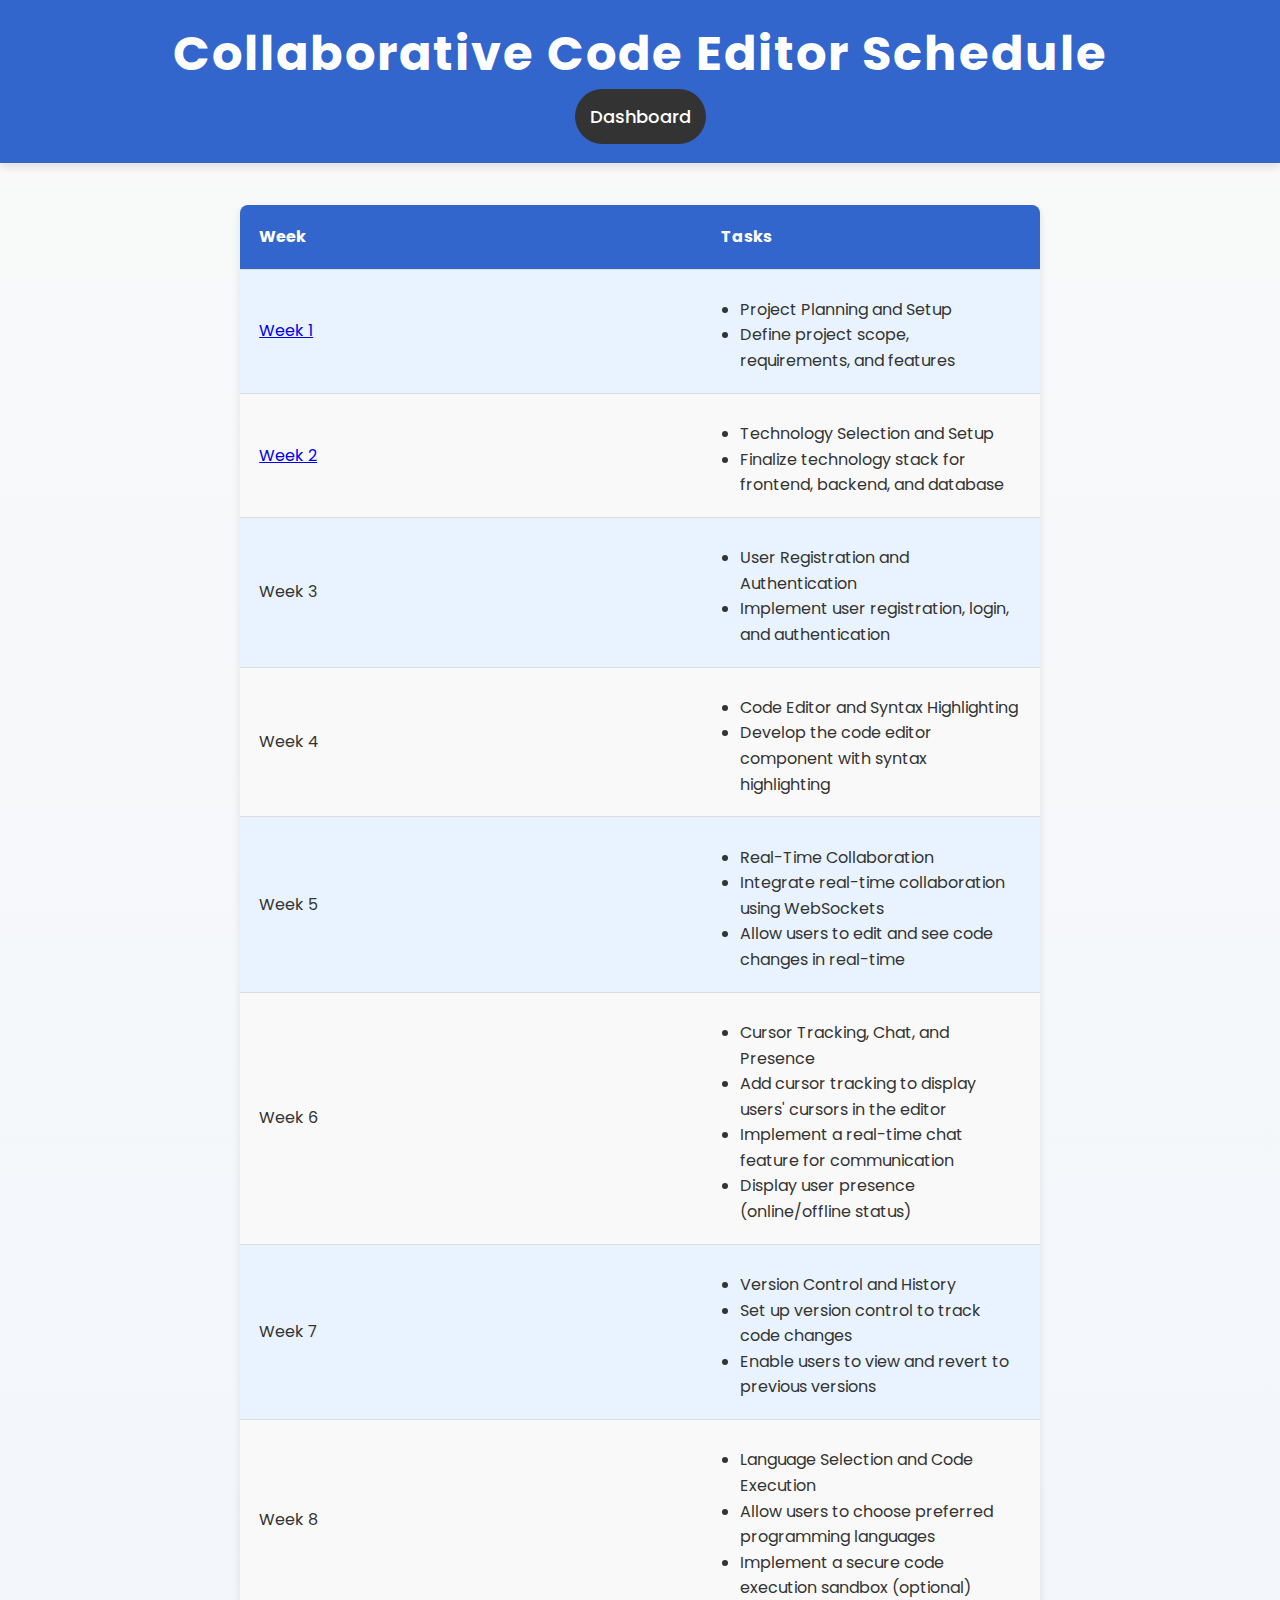
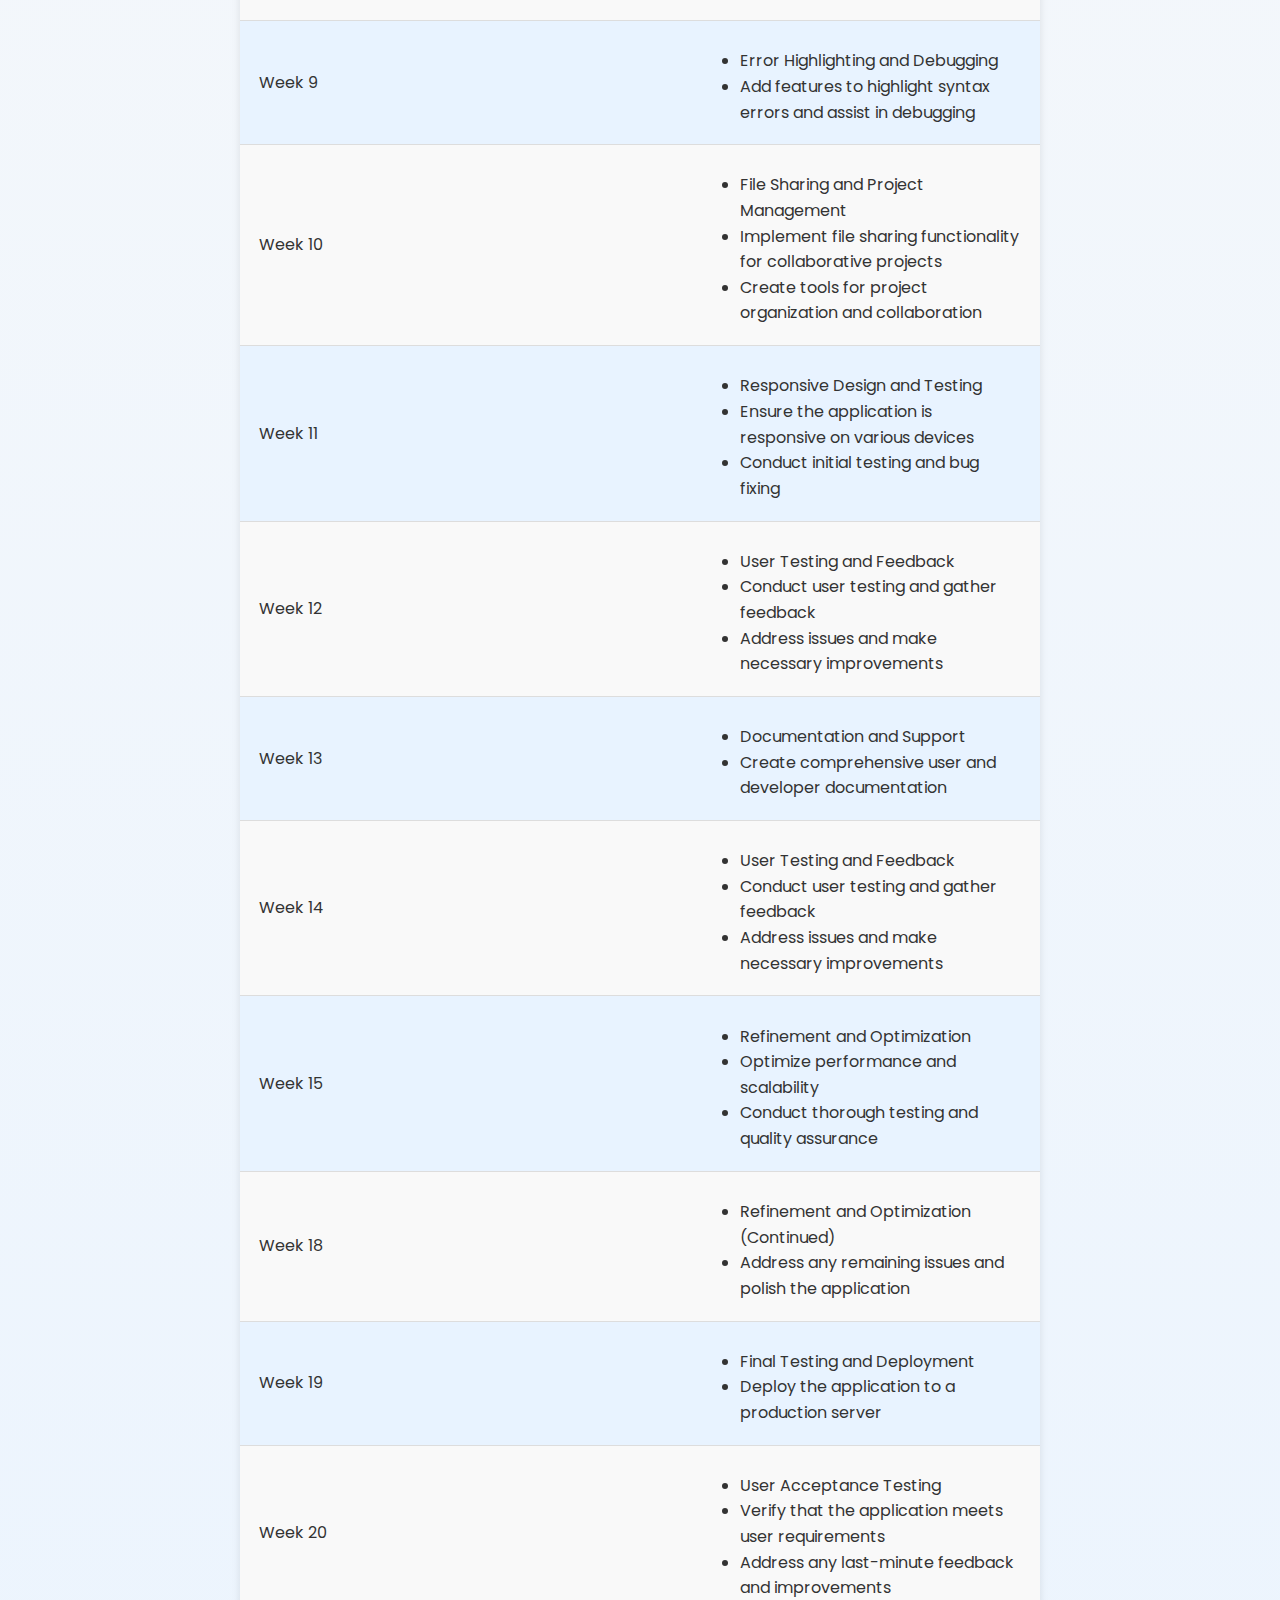
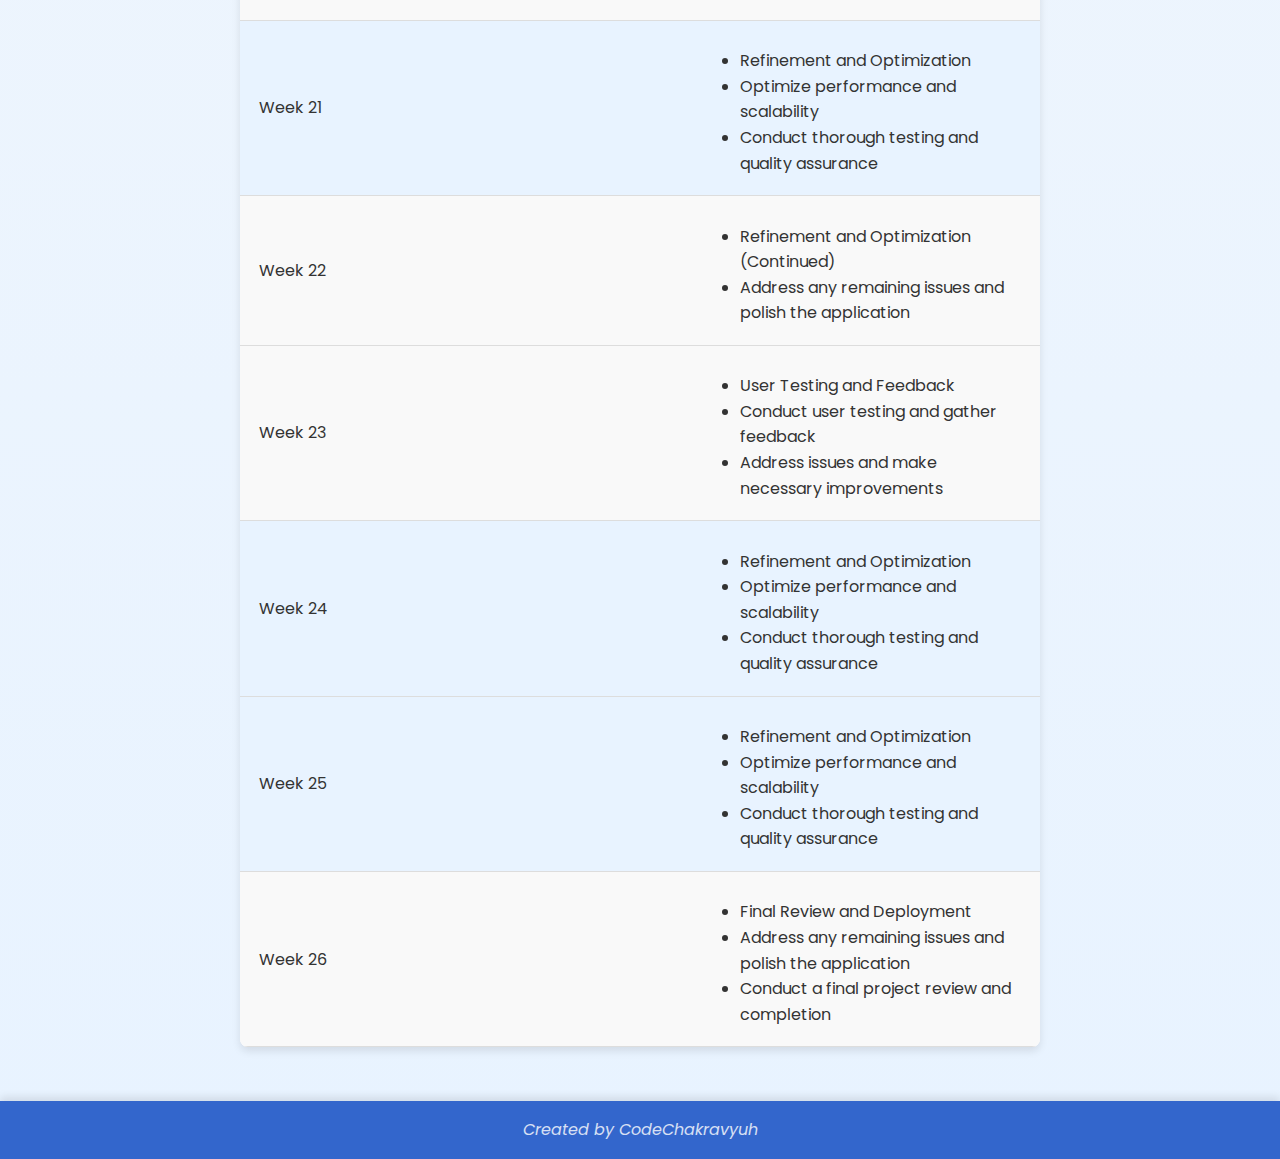
<file: index.html>
<!DOCTYPE html>
<html>

<head>
    <title>Collaborative Code Editor Project Schedule</title>
    <link href="https://fonts.googleapis.com/css2?family=Poppins:wght@300;400;500;600;700&display=swap"
        rel="stylesheet">
    <link rel="stylesheet" href="style.css">
</head>

<body>
    <header>
        <h1>Collaborative Code Editor Schedule</h1>
        <nav>
            <ul>
                <li><a href="dashboard.html">Dashboard</a></li>
                <!-- Add more navigation links as needed -->
            </ul>
        </nav>
    </header>
    <main>
        <table>
            <tr>
                <th>Week</th>
                <th>Tasks</th>
            </tr>
            <tr>
                <td><a href="weekone.html">Week 1</a></td>
                <td>
                    <ul>
                        <li>Project Planning and Setup</li>
                        <li>Define project scope, requirements, and features</li>
                    </ul>
                </td>
            </tr>
            <tr>
                <td><a href="weektwo.html">Week 2</a></td>
                <td>
                    <ul>
                        <li>Technology Selection and Setup</li>
                        <li>Finalize technology stack for frontend, backend, and database</li>
                    </ul>
                </td>
            </tr>
            <tr>
                <td>Week 3</td>
                <td>
                    <ul>
                        <li>User Registration and Authentication</li>
                        <li>Implement user registration, login, and authentication</li>
                    </ul>
                </td>
            </tr>
            <tr>
                <td>Week 4</td>
                <td>
                    <ul>
                        <li>Code Editor and Syntax Highlighting</li>
                        <li>Develop the code editor component with syntax highlighting</li>
                    </ul>
                </td>
            </tr>
            <tr>
                <td>Week 5</td>
                <td>
                    <ul>
                        <li>Real-Time Collaboration</li>
                        <li>Integrate real-time collaboration using WebSockets</li>
                        <li>Allow users to edit and see code changes in real-time</li>
                    </ul>
                </td>
            </tr>
            <tr>
                <td>Week 6</td>
                <td>
                    <ul>
                        <li>Cursor Tracking, Chat, and Presence</li>
                        <li>Add cursor tracking to display users' cursors in the editor</li>
                        <li>Implement a real-time chat feature for communication</li>
                        <li>Display user presence (online/offline status)</li>
                    </ul>
                </td>
            </tr>

            <tr>
                <td>Week 7</td>
                <td>
                    <ul>
                        <li>Version Control and History</li>
                        <li>Set up version control to track code changes</li>
                        <li>Enable users to view and revert to previous versions</li>
                    </ul>
                </td>
            </tr>
            <tr>
                <td>Week 8</td>
                <td>
                    <ul>
                        <li>Language Selection and Code Execution</li>
                        <li>Allow users to choose preferred programming languages</li>
                        <li>Implement a secure code execution sandbox (optional)</li>
                    </ul>
                </td>
            </tr>
            <tr>
                <td>Week 9</td>
                <td>
                    <ul>
                        <li>Error Highlighting and Debugging</li>
                        <li>Add features to highlight syntax errors and assist in debugging</li>
                    </ul>
                </td>
            </tr>
            <tr>
                <td>Week 10</td>
                <td>
                    <ul>
                        <li>File Sharing and Project Management</li>
                        <li>Implement file sharing functionality for collaborative projects</li>
                        <li>Create tools for project organization and collaboration</li>
                    </ul>
                </td>
            </tr>
            <tr>
                <td>Week 11</td>
                <td>
                    <ul>
                        <li>Responsive Design and Testing</li>
                        <li>Ensure the application is responsive on various devices</li>
                        <li>Conduct initial testing and bug fixing</li>
                    </ul>
                </td>
            </tr>
            <tr>
                <td>Week 12</td>
                <td>
                    <ul>
                        <li>User Testing and Feedback</li>
                        <li>Conduct user testing and gather feedback</li>
                        <li>Address issues and make necessary improvements</li>
                    </ul>
                </td>
            </tr>
            <tr>
                <td>Week 13</td>
                <td>
                    <ul>
                        <li>Documentation and Support</li>
                        <li>Create comprehensive user and developer documentation</li>
                    </ul>
                </td>
            </tr>
            <tr>
                <td>Week 14</td>
                <td>
                    <ul>
                        <li>User Testing and Feedback</li>
                        <li>Conduct user testing and gather feedback</li>
                        <li>Address issues and make necessary improvements</li>
                    </ul>
                </td>
            </tr>
            <tr>
                <td>Week 15</td>
                <td>
                    <ul>
                        <li>Refinement and Optimization</li>
                        <li>Optimize performance and scalability</li>
                        <li>Conduct thorough testing and quality assurance</li>
                    </ul>
                </td>
            </tr>

            <tr>
                <td>Week 18</td>
                <td>
                    <ul>
                        <li>Refinement and Optimization (Continued)</li>
                        <li>Address any remaining issues and polish the application</li>
                    </ul>
                </td>
            </tr>
            <tr>
                <td>Week 19</td>
                <td>
                    <ul>
                        <li>Final Testing and Deployment</li>
                        <li>Deploy the application to a production server</li>
                    </ul>
                </td>
            </tr>
            <tr>
                <td>Week 20</td>
                <td>
                    <ul>
                        <li>User Acceptance Testing</li>
                        <li>Verify that the application meets user requirements</li>
                        <li>Address any last-minute feedback and improvements</li>
                    </ul>
                </td>
            </tr>
            <tr>
                <td>Week 21</td>
                <td>
                    <ul>
                        <li>Refinement and Optimization</li>
                        <li>Optimize performance and scalability</li>
                        <li>Conduct thorough testing and quality assurance</li>
                    </ul>
                </td>
            </tr>
            <tr>
                <td>Week 22</td>
                <td>
                    <ul>
                        <li>Refinement and Optimization (Continued)</li>
                        <li>Address any remaining issues and polish the application</li>
                    </ul>
                </td>
            </tr>
            <tr>
            <tr>
                <td>Week 23</td>
                <td>
                    <ul>
                        <li>User Testing and Feedback</li>
                        <li>Conduct user testing and gather feedback</li>
                        <li>Address issues and make necessary improvements</li>
                    </ul>
                </td>
            </tr>
            <tr>
                <td>Week 24</td>
                <td>
                    <ul>
                        <li>Refinement and Optimization</li>
                        <li>Optimize performance and scalability</li>
                        <li>Conduct thorough testing and quality assurance</li>
                    </ul>
                </td>
            </tr>
            <tr>


            <tr>
                <td>Week 25</td>
                <td>
                    <ul>
                        <li>Refinement and Optimization</li>
                        <li>Optimize performance and scalability</li>
                        <li>Conduct thorough testing and quality assurance</li>
                    </ul>
                </td>
            </tr>
            <tr>
                <td>Week 26</td>
                <td>
                    <ul>
                        <li>Final Review and Deployment</li>
                        <li>Address any remaining issues and polish the application</li>
                        <li>Conduct a final project review and completion</li>
                    </ul>
                </td>
            </tr>
        </table>
    </main>
    <footer>
        <p>Created by CodeChakravyuh</p>
    </footer>
    <script src="script.js"></script>
</body>

</html>
</file>
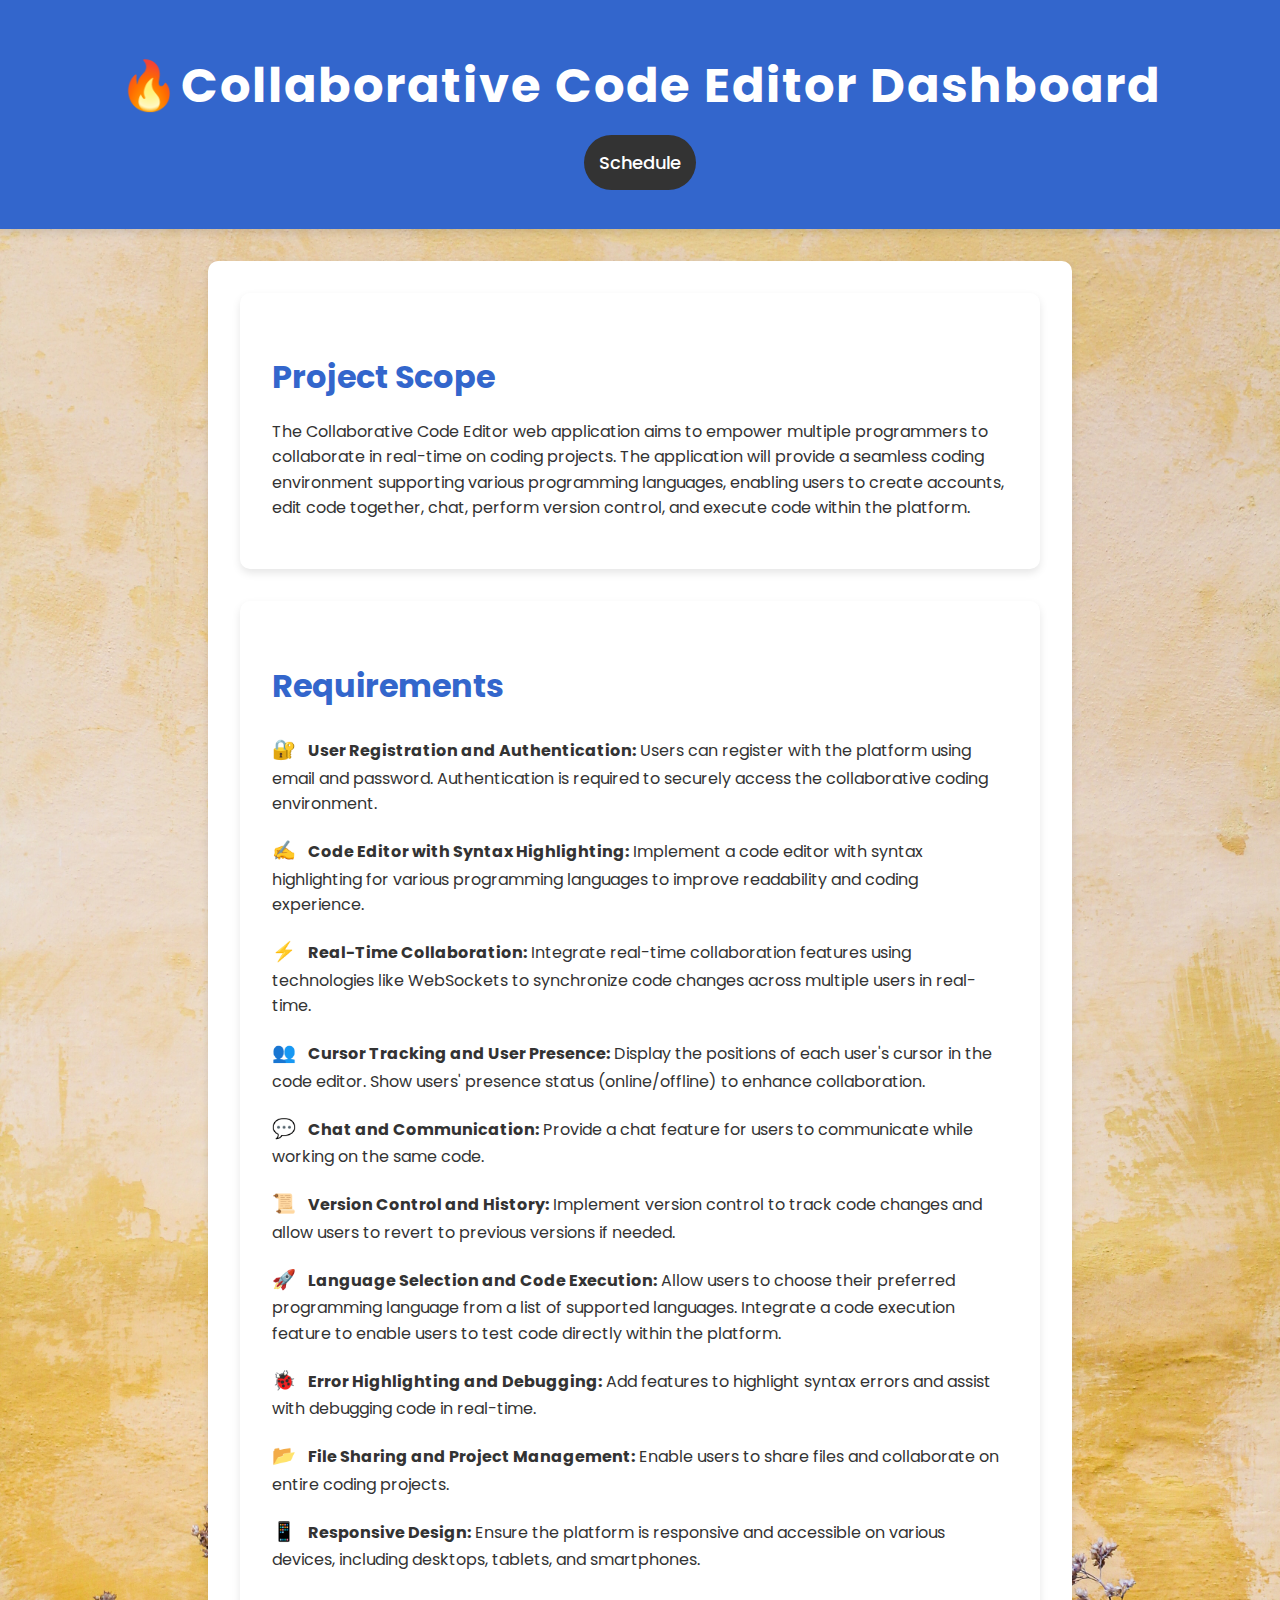
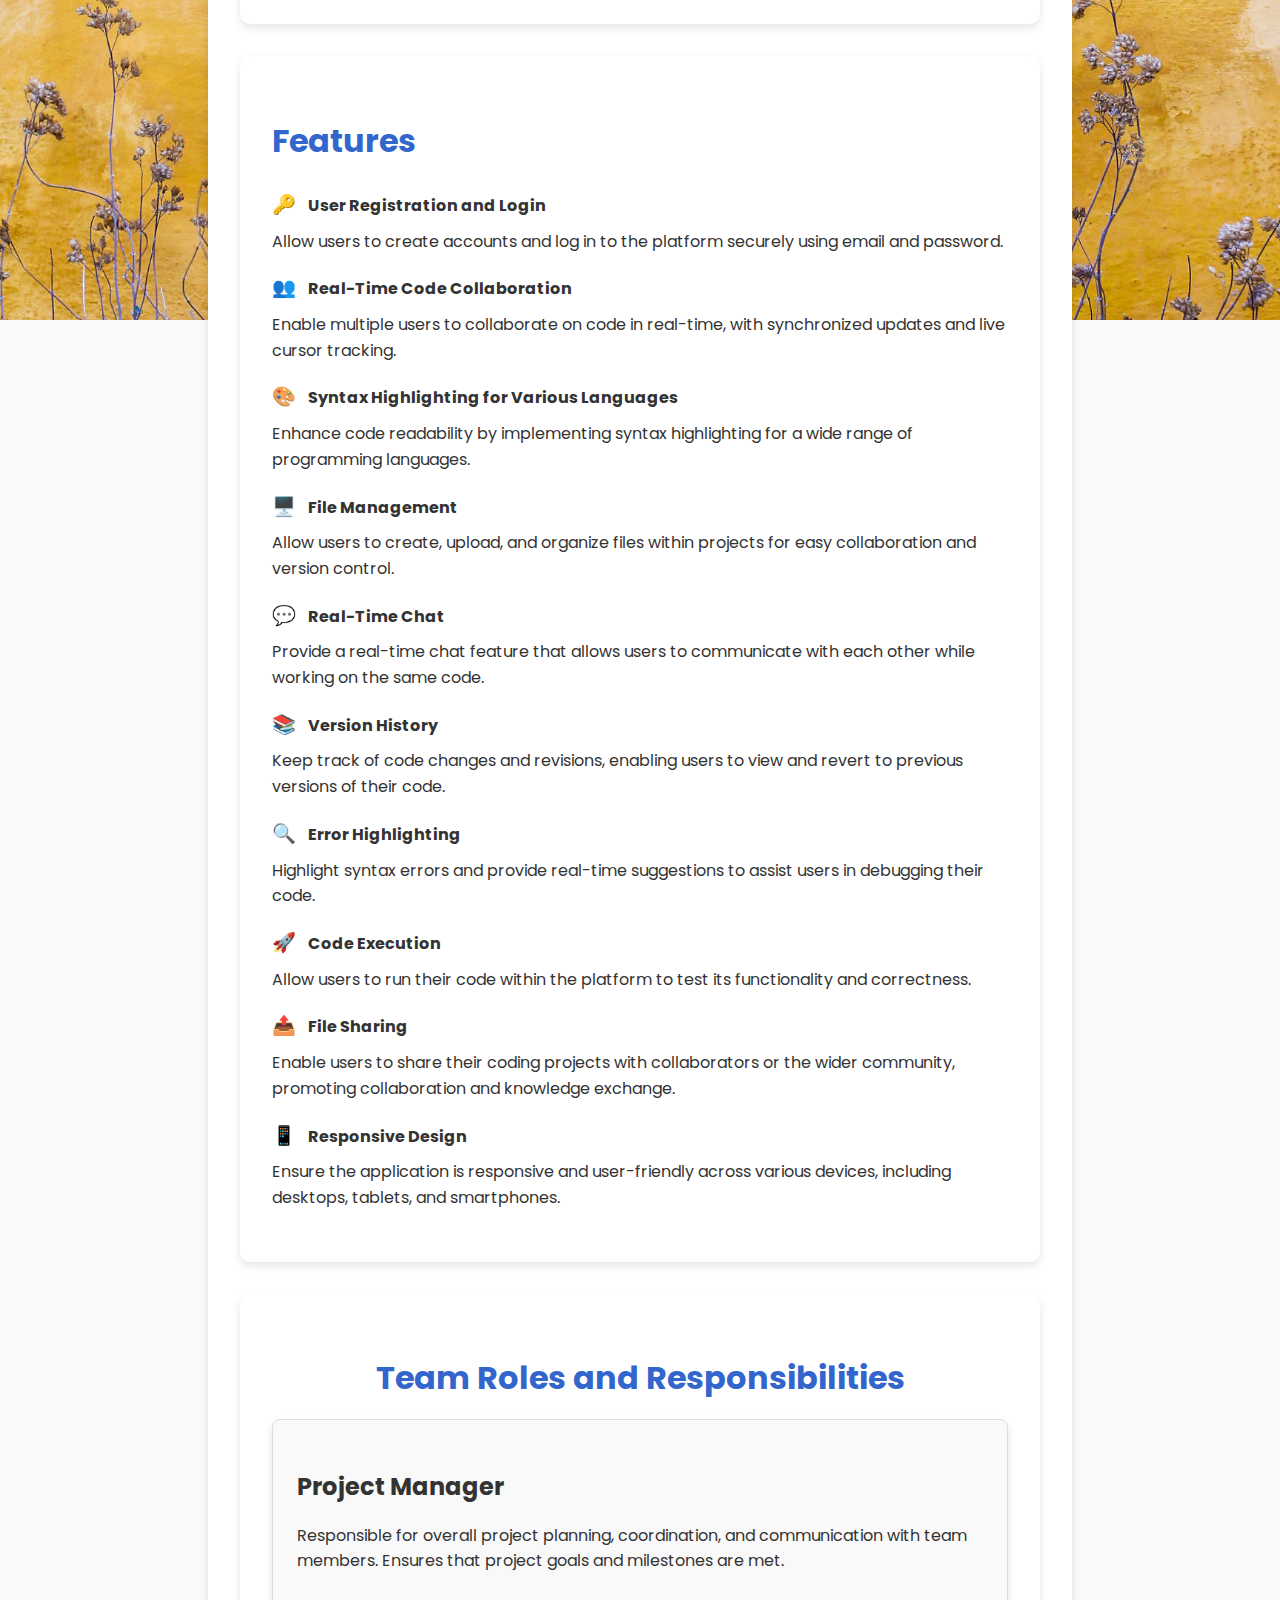
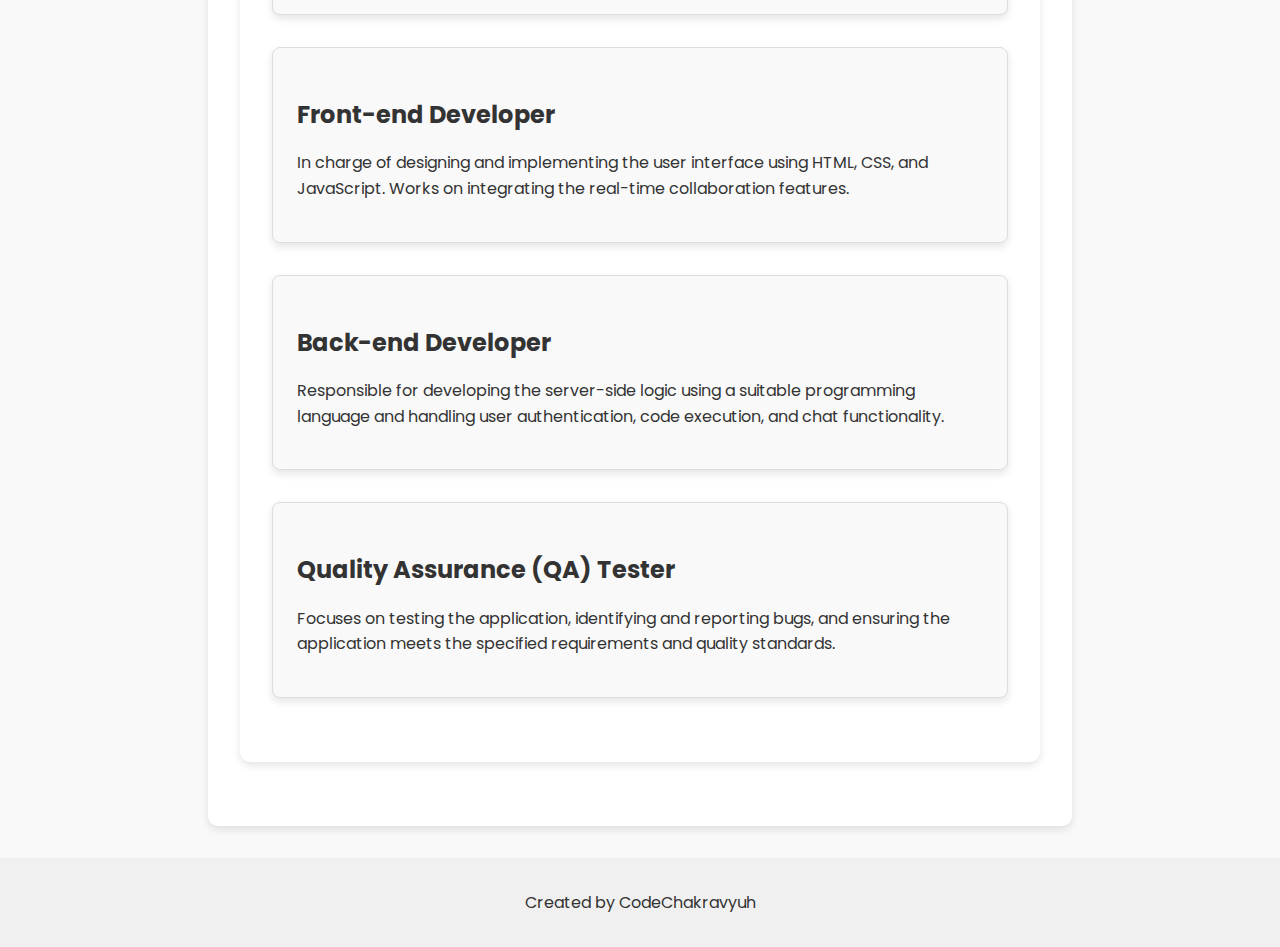
<file: dashboard.html>
<!DOCTYPE html>
<html>

<head>
    <title>Collaborative Code Editor Dashboard</title>
    <link href="https://fonts.googleapis.com/css2?family=Poppins:wght@300;400;500;600;700&display=swap"
        rel="stylesheet">
    <link rel="stylesheet" href="dashboard-style.css">
</head>

<body>
    <header>
        <h1><span class="logo-icon">🔥</span>Collaborative Code Editor Dashboard</h1>
        <nav>
            <ul>
                <li><a href="index.html">Schedule</a></li>
            </ul>
        </nav>
    </header>
    <main>
        <section class="project-scope">
            <h2>Project Scope</h2>
            <p>The Collaborative Code Editor web application aims to empower multiple programmers to collaborate in
                real-time on coding projects. The application will provide a seamless coding environment supporting
                various programming languages, enabling users to create accounts, edit code together, chat, perform
                version control, and execute code within the platform.</p>
        </section>

        <section class="requirements">
            <h2>Requirements</h2>
            <ul>
                <li>
                    <span class="icon">🔐</span>
                    <strong>User Registration and Authentication:</strong> Users can register with the platform using
                    email and password. Authentication is required to securely access the collaborative coding
                    environment.
                </li>
                <li>
                    <span class="icon">✍️</span>
                    <strong>Code Editor with Syntax Highlighting:</strong> Implement a code editor with syntax
                    highlighting for various programming languages to improve readability and coding experience.
                </li>
                <li>
                    <span class="icon">⚡</span>
                    <strong>Real-Time Collaboration:</strong> Integrate real-time collaboration features using
                    technologies like WebSockets to synchronize code changes across multiple users in real-time.
                </li>
                <li>
                    <span class="icon">👥</span>
                    <strong>Cursor Tracking and User Presence:</strong> Display the positions of each user's cursor in
                    the code editor.
                    Show users' presence status (online/offline) to enhance collaboration.
                </li>
                <li>
                    <span class="icon">💬</span>
                    <strong>Chat and Communication:</strong> Provide a chat feature for users to communicate while
                    working on the same
                    code.
                </li>
                <li>
                    <span class="icon">📜</span>
                    <strong>Version Control and History:</strong> Implement version control to track code changes and
                    allow users to
                    revert to previous versions if needed.
                </li>
                <li>
                    <span class="icon">🚀</span>
                    <strong>Language Selection and Code Execution:</strong> Allow users to choose their preferred
                    programming language
                    from a list of supported languages. Integrate a code execution feature to enable users to test code
                    directly within
                    the platform.
                </li>
                <li>
                    <span class="icon">🐞</span>
                    <strong>Error Highlighting and Debugging:</strong> Add features to highlight syntax errors and
                    assist with debugging
                    code in real-time.
                </li>
                <li>
                    <span class="icon">📂</span>
                    <strong>File Sharing and Project Management:</strong> Enable users to share files and collaborate on
                    entire coding
                    projects.
                </li>
                <li>
                    <span class="icon">📱</span>
                    <strong>Responsive Design:</strong> Ensure the platform is responsive and accessible on various
                    devices, including
                    desktops, tablets, and smartphones.
                </li>
            </ul>
        </section>

        <section class="features">
            <h2>Features</h2>
            <ul>
                <li>
                    <span class="icon">🔑</span>
                    <strong>User Registration and Login</strong>
                    <p>Allow users to create accounts and log in to the platform securely using email and password.</p>
                </li>
                <li>
                    <span class="icon">👥</span>
                    <strong>Real-Time Code Collaboration</strong>
                    <p>Enable multiple users to collaborate on code in real-time, with synchronized updates and live
                        cursor
                        tracking.</p>
                </li>
                <li>
                    <span class="icon">🎨</span>
                    <strong>Syntax Highlighting for Various Languages</strong>
                    <p>Enhance code readability by implementing syntax highlighting for a wide range of programming
                        languages.
                    </p>
                </li>
                <li>
                    <span class="icon">🖥️</span>
                    <strong>File Management</strong>
                    <p>Allow users to create, upload, and organize files within projects for easy collaboration and
                        version
                        control.</p>
                </li>
                <li>
                    <span class="icon">💬</span>
                    <strong>Real-Time Chat</strong>
                    <p>Provide a real-time chat feature that allows users to communicate with each other while working
                        on the
                        same code.</p>
                </li>
                <li>
                    <span class="icon">📚</span>
                    <strong>Version History</strong>
                    <p>Keep track of code changes and revisions, enabling users to view and revert to previous versions
                        of their
                        code.</p>
                </li>
                <li>
                    <span class="icon">🔍</span>
                    <strong>Error Highlighting</strong>
                    <p>Highlight syntax errors and provide real-time suggestions to assist users in debugging their
                        code.</p>
                </li>
                <li>
                    <span class="icon">🚀</span>
                    <strong>Code Execution</strong>
                    <p>Allow users to run their code within the platform to test its functionality and correctness.</p>
                </li>
                <li>
                    <span class="icon">📤</span>
                    <strong>File Sharing</strong>
                    <p>Enable users to share their coding projects with collaborators or the wider community, promoting
                        collaboration and knowledge exchange.</p>
                </li>
                <li>
                    <span class="icon">📱</span>
                    <strong>Responsive Design</strong>
                    <p>Ensure the application is responsive and user-friendly across various devices, including
                        desktops,
                        tablets, and smartphones.</p>
                </li>
            </ul>
        </section>
        <section id="team">
            <h2>Team Roles and Responsibilities</h2>
            <div class="role">
                <h3>Project Manager</h3>
                <p>Responsible for overall project planning, coordination, and communication with team members. Ensures
                    that
                    project goals and milestones are met.</p>
            </div>
            <div class="role">
                <h3>Front-end Developer</h3>
                <p>In charge of designing and implementing the user interface using HTML, CSS, and JavaScript. Works on
                    integrating the real-time collaboration features.</p>
            </div>
            <div class="role">
                <h3>Back-end Developer</h3>
                <p>Responsible for developing the server-side logic using a suitable programming language and handling
                    user
                    authentication, code execution, and chat functionality.</p>
            </div>
            <div class="role">
                <h3>Quality Assurance (QA) Tester</h3>
                <p>Focuses on testing the application, identifying and reporting bugs, and ensuring the application
                    meets the
                    specified requirements and quality standards.</p>
            </div>
        </section>
    </main>
    </main>
    <footer>
        <p>Created by CodeChakravyuh</p>
    </footer>
</body>

</html>
</file>
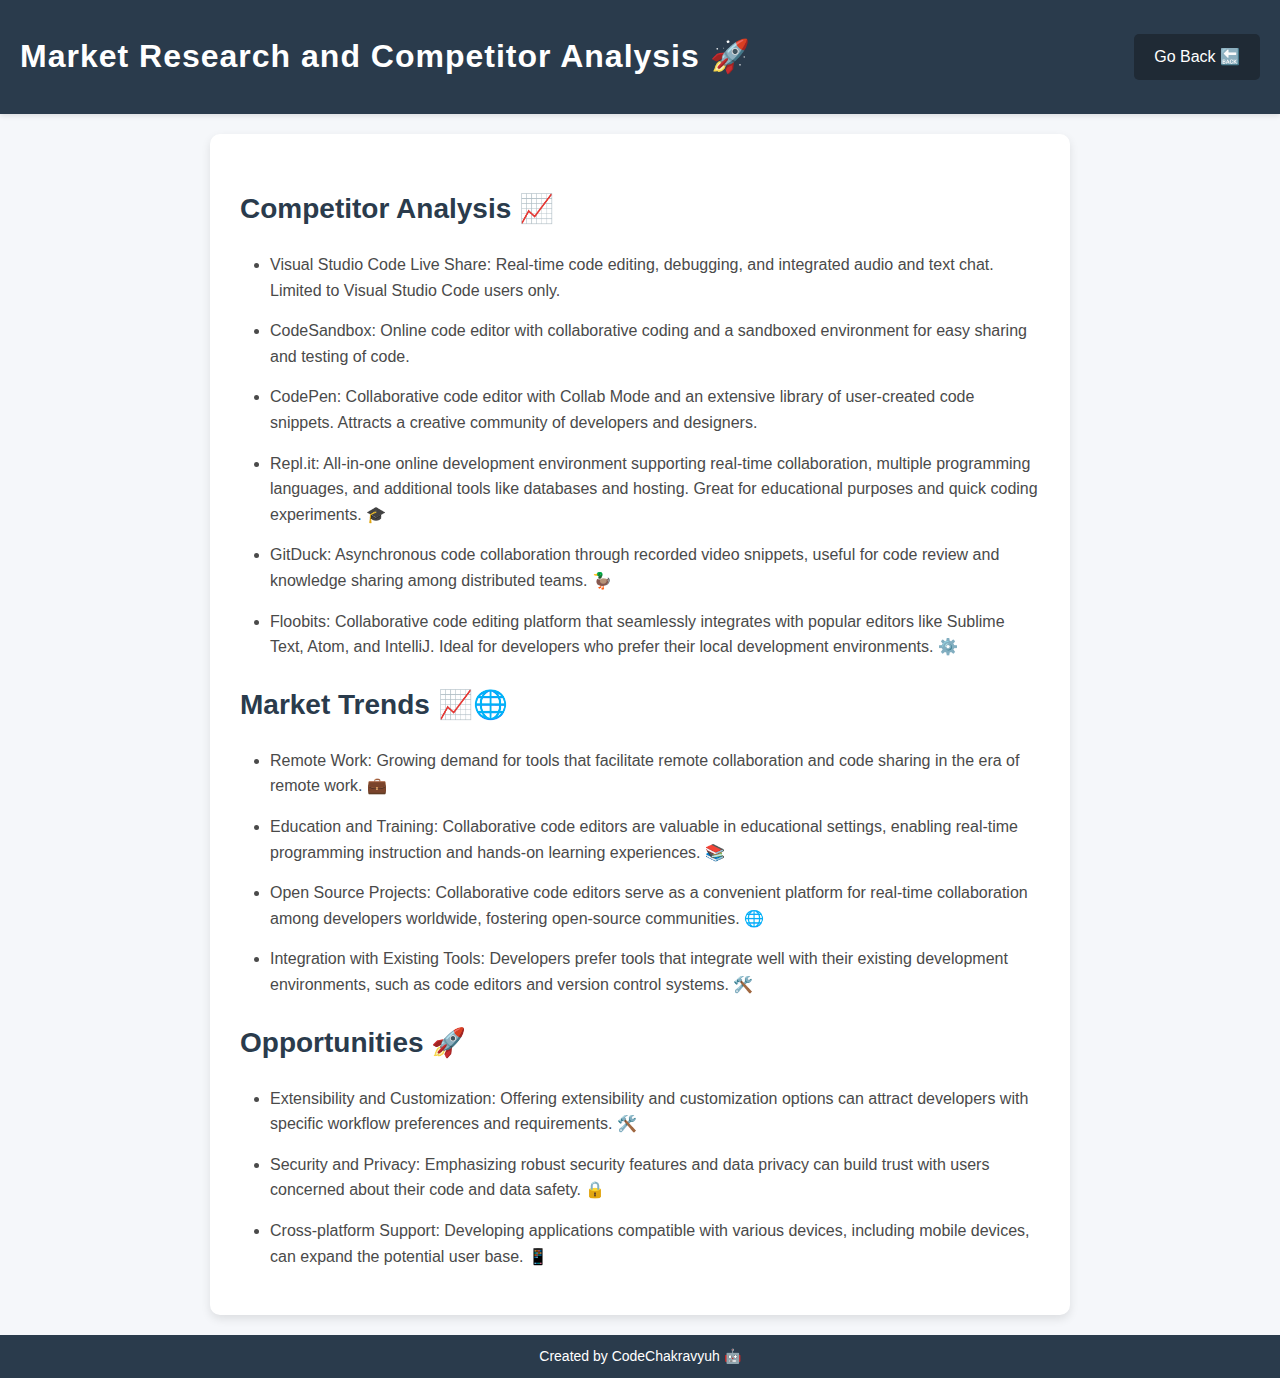
<file: market.html>
<!DOCTYPE html>
<html lang="en">

<head>
    <meta charset="UTF-8">
    <meta name="viewport" content="width=device-width, initial-scale=1.0">
    <title>Market Research and Competitor Analysis 📊</title>
    <link rel="stylesheet" href="market_style.css">
</head>

<body>
    <div class="title-bar">
        <h1>Market Research and Competitor Analysis 🚀</h1>
        <a href="weekone.html" class="back-button">Go Back 🔙</a>
    </div>
    <div class="content">
        <h2>Competitor Analysis 📈</h2>
        <ul>
            <li>Visual Studio Code Live Share: Real-time code editing, debugging, and integrated audio and text chat.
                Limited to Visual Studio Code users only.</li>
            <li>CodeSandbox: Online code editor with collaborative coding and a sandboxed environment for easy sharing
                and
                testing of code.</li>
            <li>CodePen: Collaborative code editor with Collab Mode and an extensive library of user-created code
                snippets.
                Attracts a creative community of developers and designers.</li>
            <li>Repl.it: All-in-one online development environment supporting real-time collaboration, multiple
                programming
                languages, and additional tools like databases and hosting. Great for educational purposes and quick
                coding
                experiments. 🎓</li>
            <li>GitDuck: Asynchronous code collaboration through recorded video snippets, useful for code review and
                knowledge sharing among distributed teams. 🦆</li>
            <li>Floobits: Collaborative code editing platform that seamlessly integrates with popular editors like
                Sublime
                Text, Atom, and IntelliJ. Ideal for developers who prefer their local development environments. ⚙️</li>
        </ul>
        <h2>Market Trends 📈🌐</h2>
        <ul>
            <li>Remote Work: Growing demand for tools that facilitate remote collaboration and code sharing in the era
                of
                remote work. 💼</li>
            <li>Education and Training: Collaborative code editors are valuable in educational settings, enabling
                real-time
                programming instruction and hands-on learning experiences. 📚</li>
            <li>Open Source Projects: Collaborative code editors serve as a convenient platform for real-time
                collaboration
                among developers worldwide, fostering open-source communities. 🌐</li>
            <li>Integration with Existing Tools: Developers prefer tools that integrate well with their existing
                development
                environments, such as code editors and version control systems. 🛠️</li>
        </ul>
        <h2>Opportunities 🚀</h2>
        <ul>
            <li>Extensibility and Customization: Offering extensibility and customization options can attract developers
                with specific workflow preferences and requirements. 🛠️</li>
            <li>Security and Privacy: Emphasizing robust security features and data privacy can build trust with users
                concerned about their code and data safety. 🔒</li>
            <li>Cross-platform Support: Developing applications compatible with various devices, including mobile
                devices,
                can expand the potential user base. 📱</li>
        </ul>
    </div>
    <footer class="footer">
        <p>Created by CodeChakravyuh 🤖</p>
    </footer>
</body>

</html>
</file>
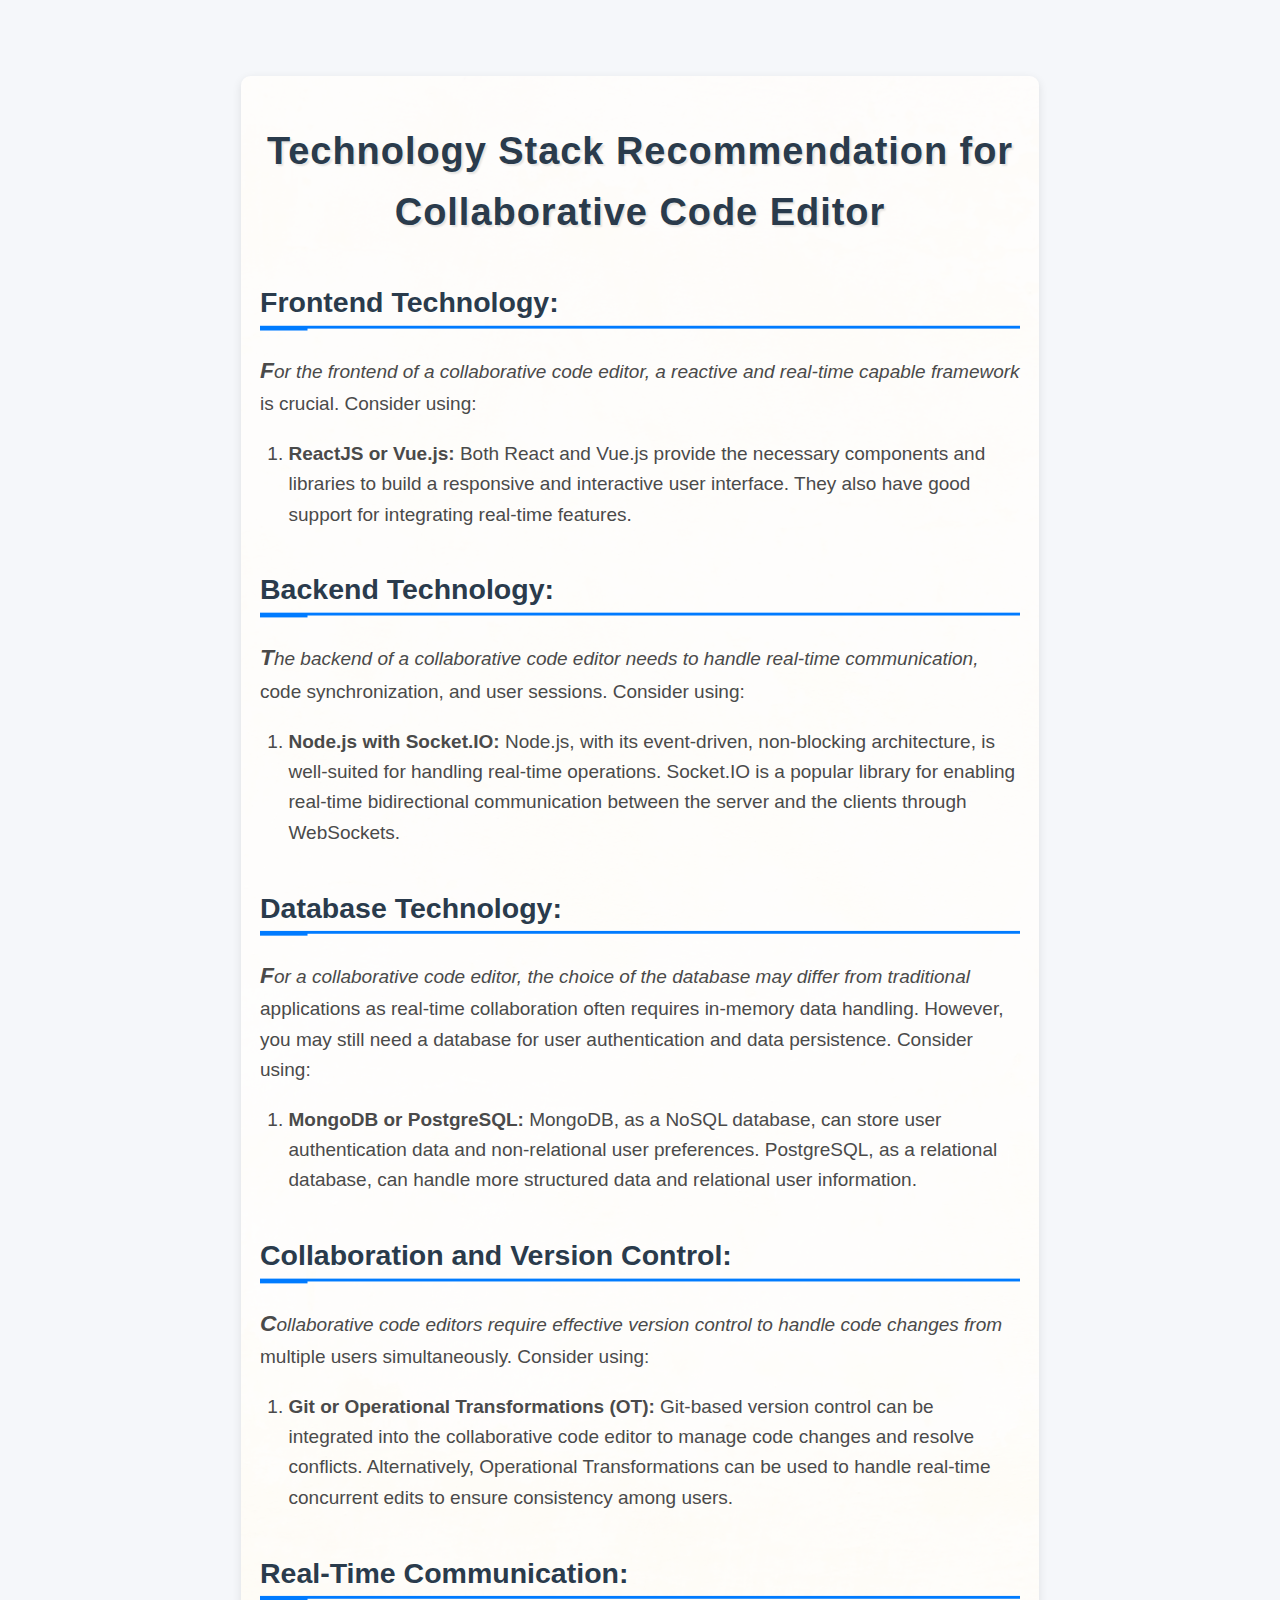
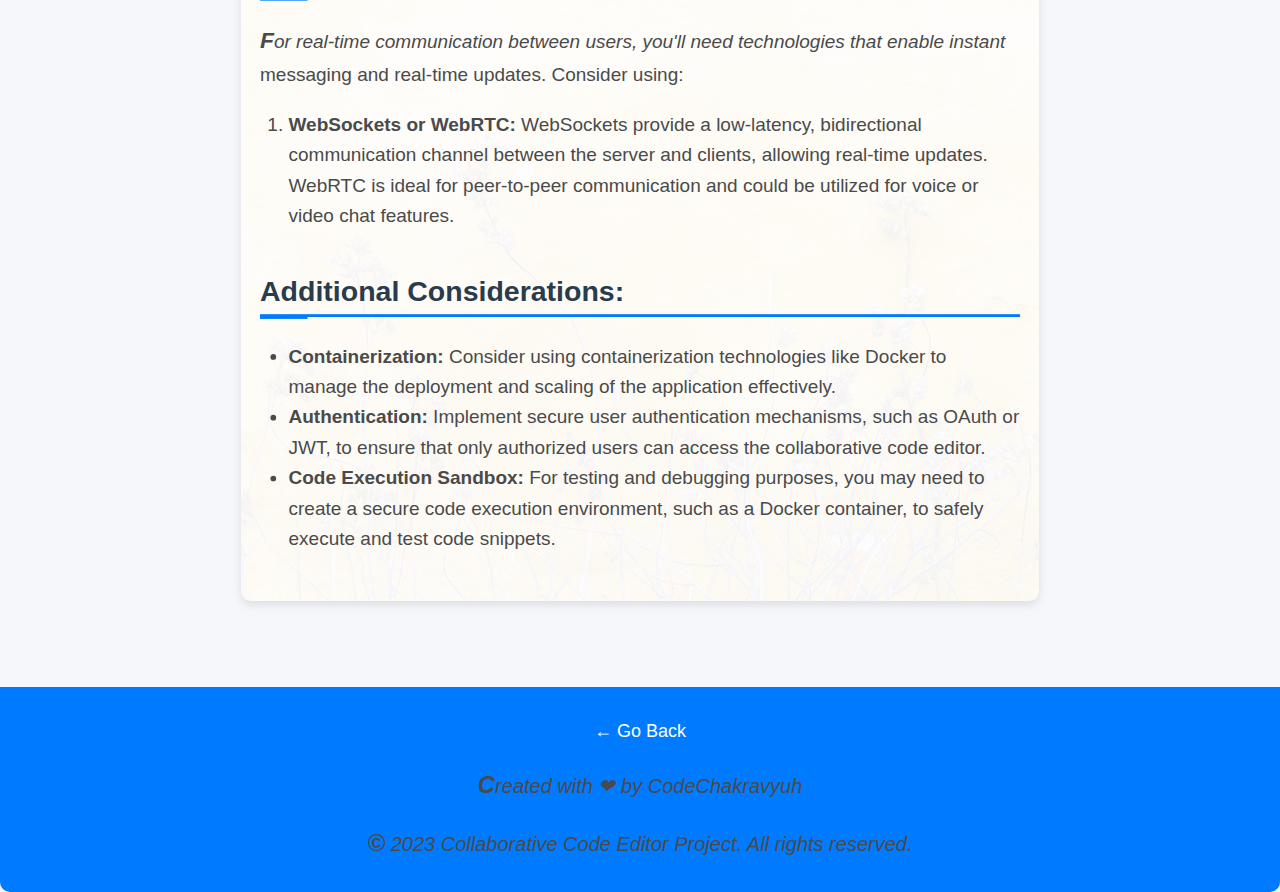
<file: tech_stack.html>
<!DOCTYPE html>
<html lang="en">

<head>
    <meta charset="UTF-8">
    <meta name="viewport" content="width=device-width, initial-scale=1.0">
    <title>Collaborative Code Editor Technology Stack</title>
    <link rel="stylesheet" href="tech_style.css">
</head>

<body>
    <div class="container">
        <h1>Technology Stack Recommendation for Collaborative Code Editor</h1>
        <h2>Frontend Technology:</h2>
        <p>For the frontend of a collaborative code editor, a reactive and real-time capable framework is crucial.
            Consider using:</p>
        <ol>
            <li><strong>ReactJS or Vue.js:</strong> Both React and Vue.js provide the necessary components and libraries
                to build a responsive and interactive user interface. They also have good support for integrating
                real-time features.</li>
        </ol>

        <h2>Backend Technology:</h2>
        <p>The backend of a collaborative code editor needs to handle real-time communication, code synchronization, and
            user sessions. Consider using:</p>
        <ol>
            <li><strong>Node.js with Socket.IO:</strong> Node.js, with its event-driven, non-blocking architecture, is
                well-suited for handling real-time operations. Socket.IO is a popular library for enabling real-time
                bidirectional communication between the server and the clients through WebSockets.</li>
        </ol>

        <h2>Database Technology:</h2>
        <p>For a collaborative code editor, the choice of the database may differ from traditional applications as
            real-time collaboration often requires in-memory data handling. However, you may still need a database for
            user authentication and data persistence. Consider using:</p>
        <ol>
            <li><strong>MongoDB or PostgreSQL:</strong> MongoDB, as a NoSQL database, can store user authentication data
                and non-relational user preferences. PostgreSQL, as a relational database, can handle more structured
                data and relational user information.</li>
        </ol>

        <h2>Collaboration and Version Control:</h2>
        <p>Collaborative code editors require effective version control to handle code changes from multiple users
            simultaneously. Consider using:</p>
        <ol>
            <li><strong>Git or Operational Transformations (OT):</strong> Git-based version control can be integrated
                into the collaborative code editor to manage code changes and resolve conflicts. Alternatively,
                Operational Transformations can be used to handle real-time concurrent edits to ensure consistency among
                users.</li>
        </ol>

        <h2>Real-Time Communication:</h2>
        <p>For real-time communication between users, you'll need technologies that enable instant messaging and
            real-time updates. Consider using:</p>
        <ol>
            <li><strong>WebSockets or WebRTC:</strong> WebSockets provide a low-latency, bidirectional communication
                channel between the server and clients, allowing real-time updates. WebRTC is ideal for peer-to-peer
                communication and could be utilized for voice or video chat features.</li>
        </ol>

        <h2>Additional Considerations:</h2>
        <ul>
            <li><strong>Containerization:</strong> Consider using containerization technologies like Docker to manage
                the deployment and scaling of the application effectively.</li>
            <li><strong>Authentication:</strong> Implement secure user authentication mechanisms, such as OAuth or JWT,
                to ensure that only authorized users can access the collaborative code editor.</li>
            <li><strong>Code Execution Sandbox:</strong> For testing and debugging purposes, you may need to create a
                secure code execution environment, such as a Docker container, to safely execute and test code snippets.
            </li>
        </ul>
    </div>
    <div class="footer">
        <a class="back-button" href="weekone.html">← Go Back</a>
        <p>Created with ❤ by CodeChakravyuh</p>
        <p>© 2023 Collaborative Code Editor Project. All rights reserved.</p>
    </div>
</body>

</html>
</file>
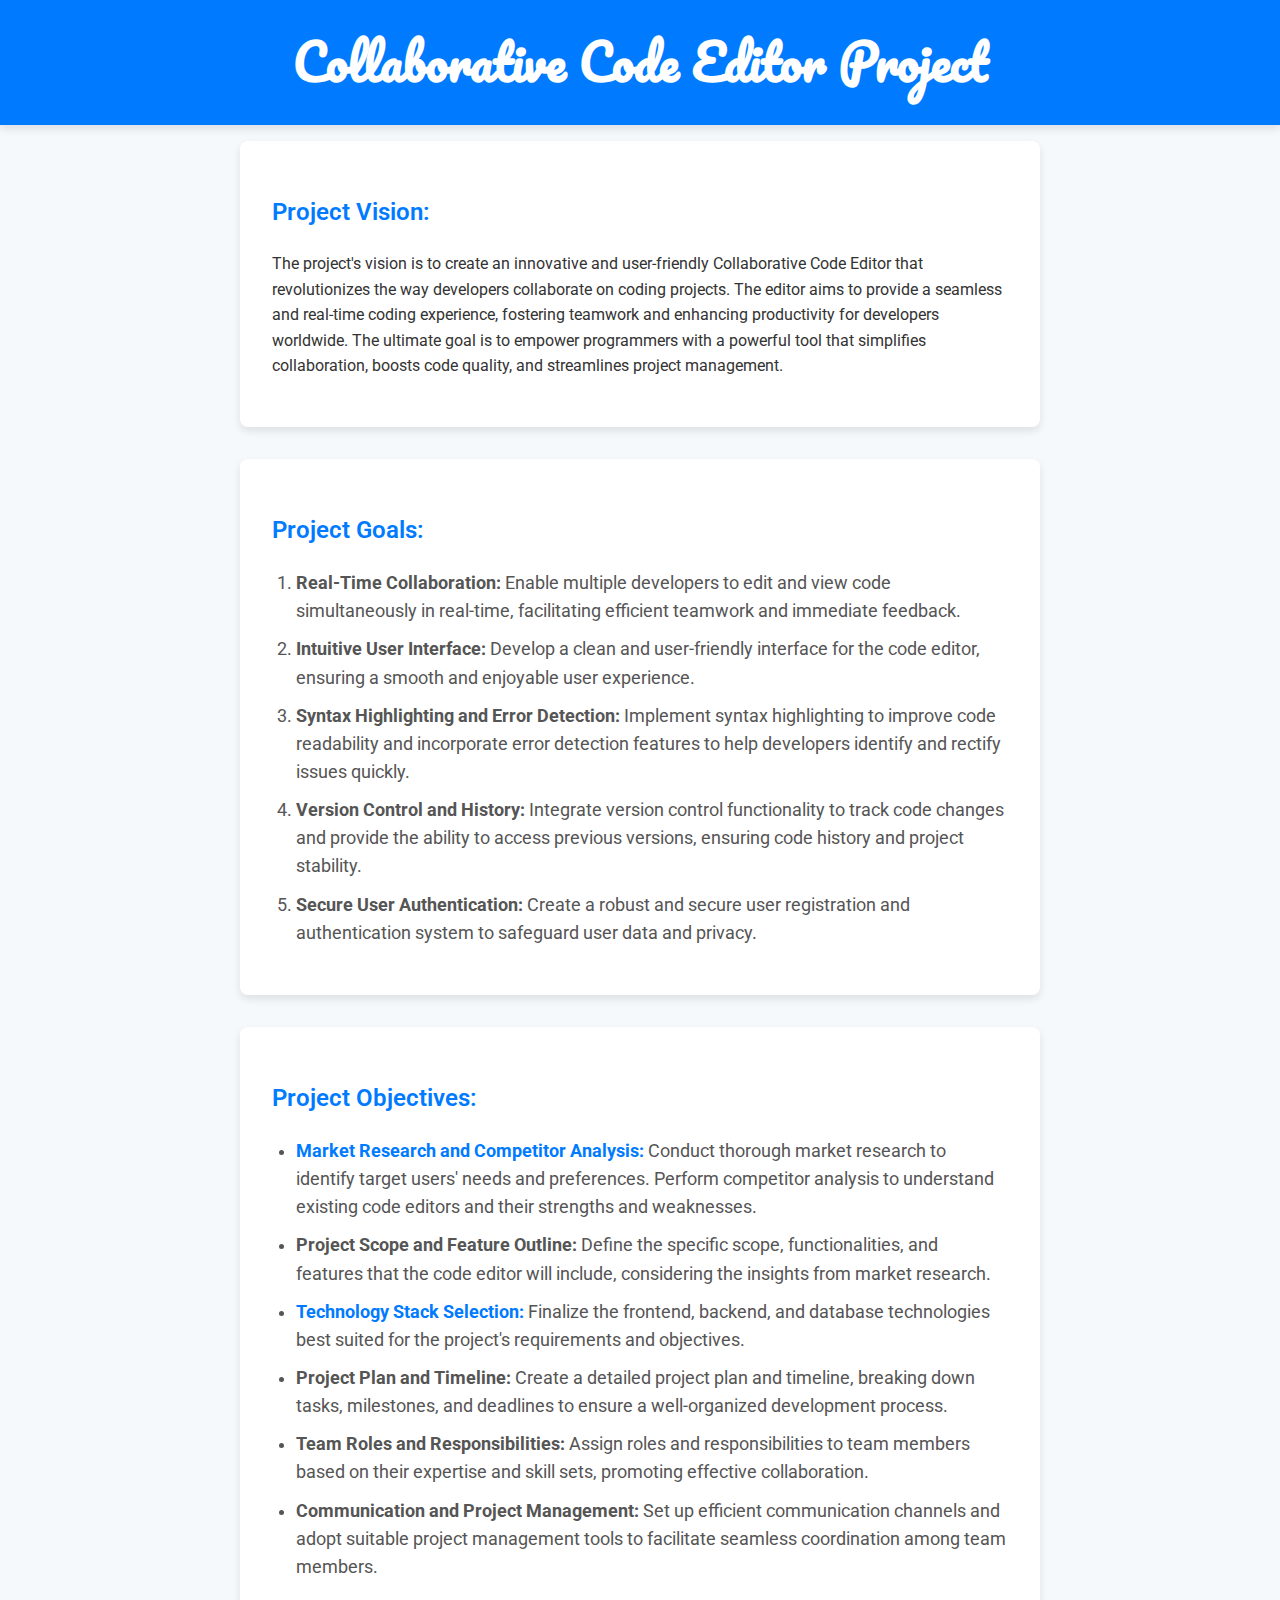
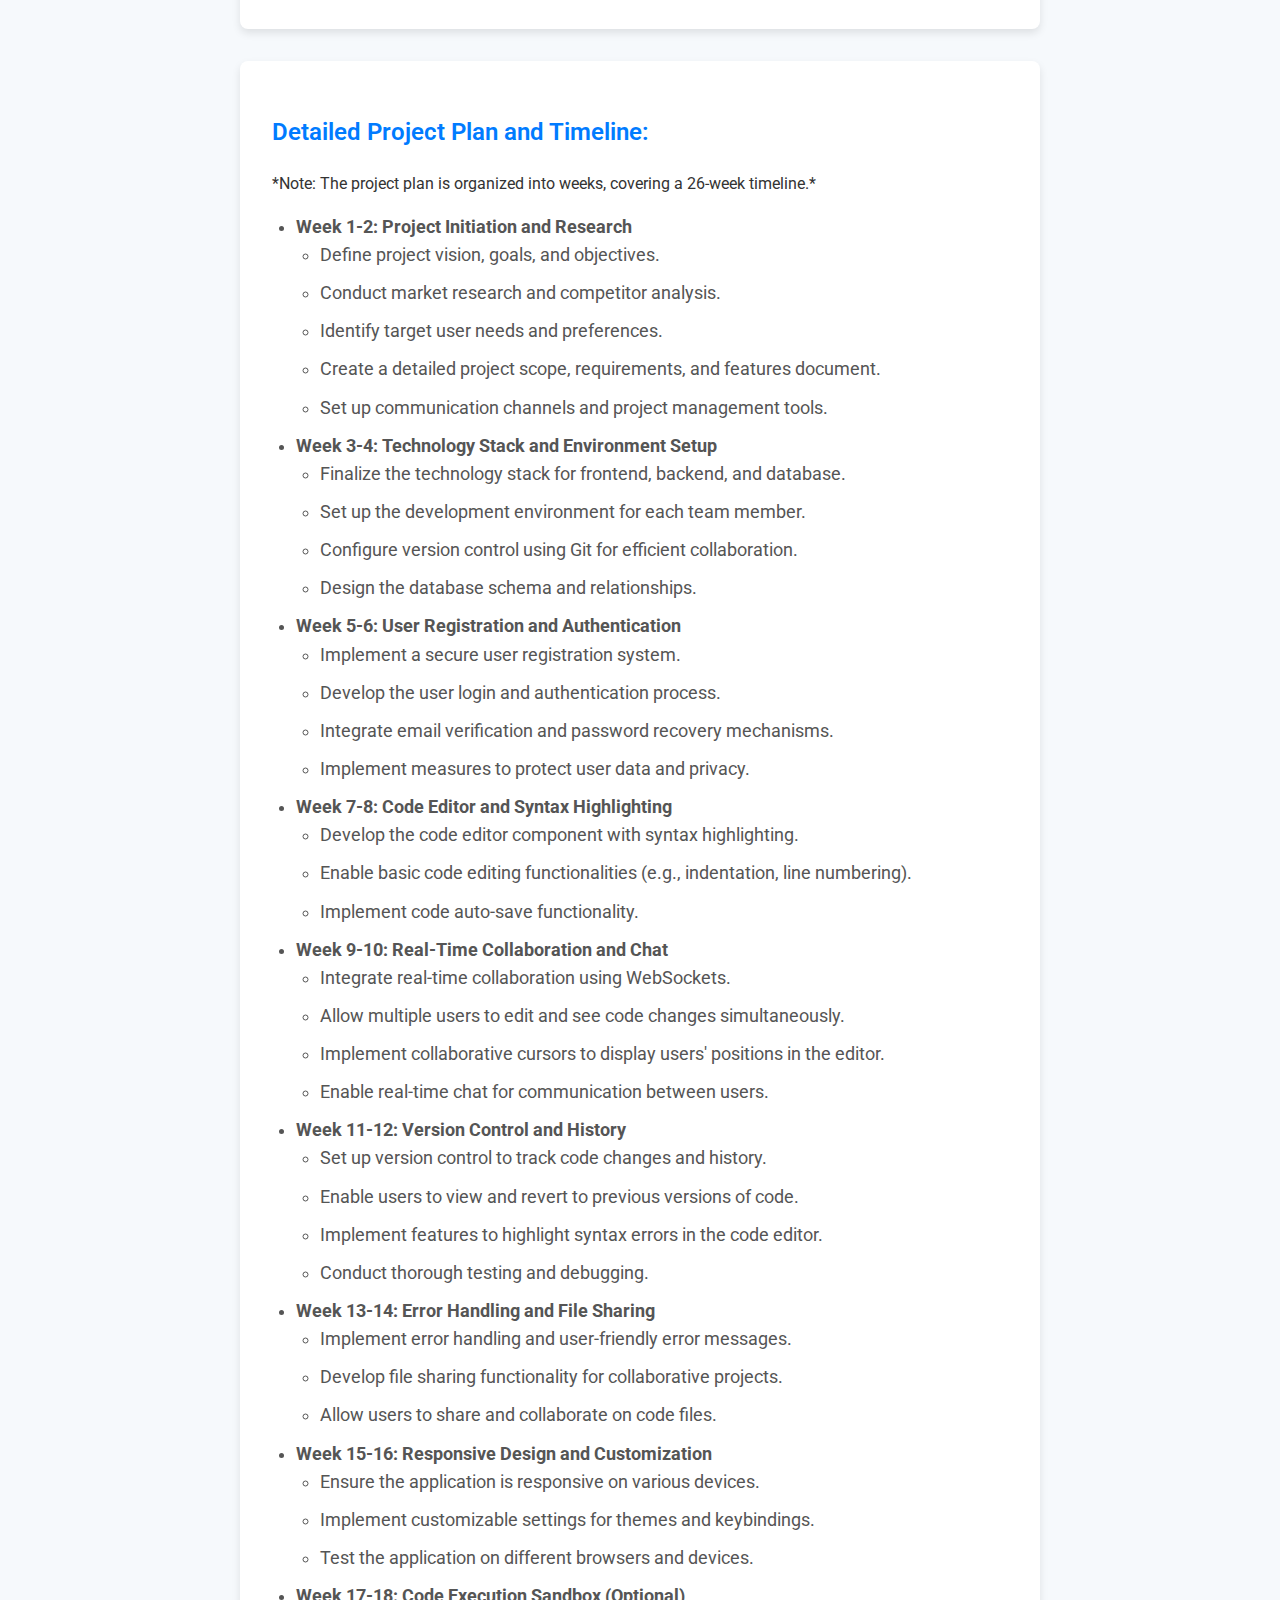
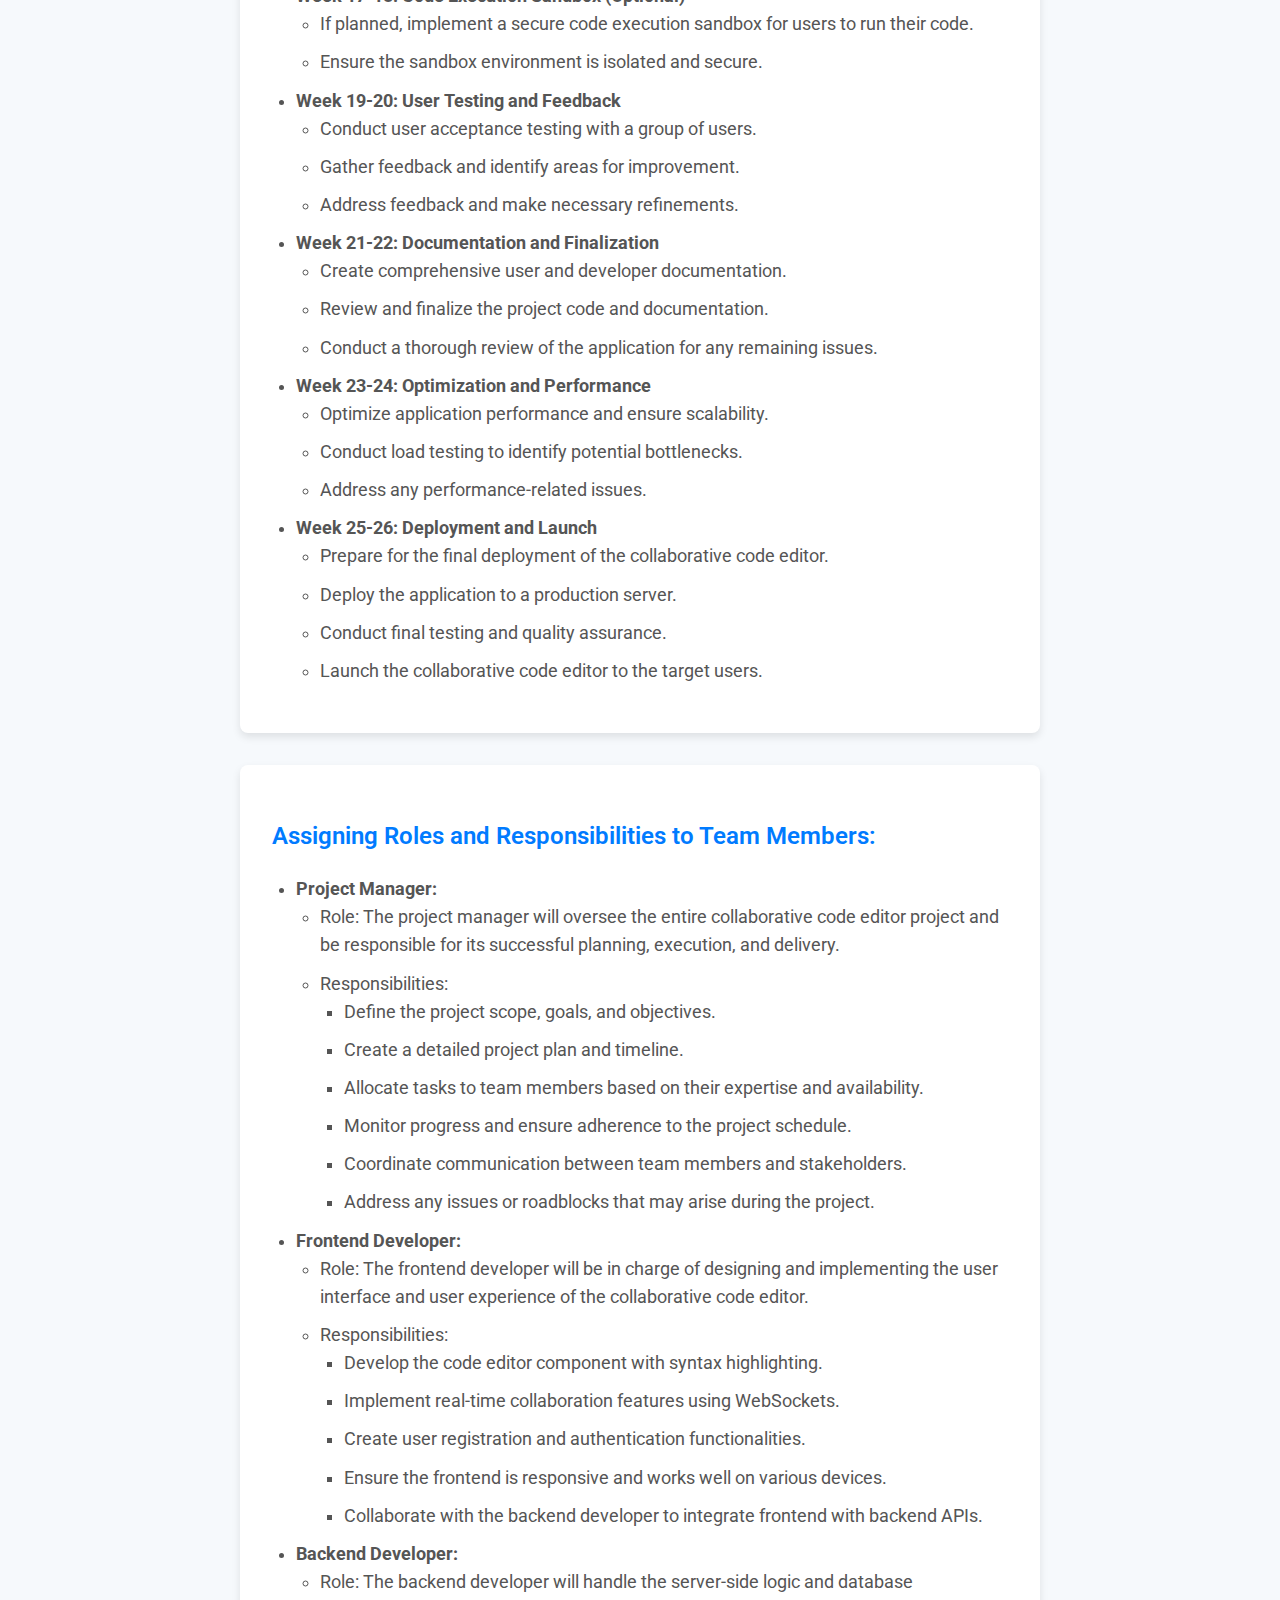
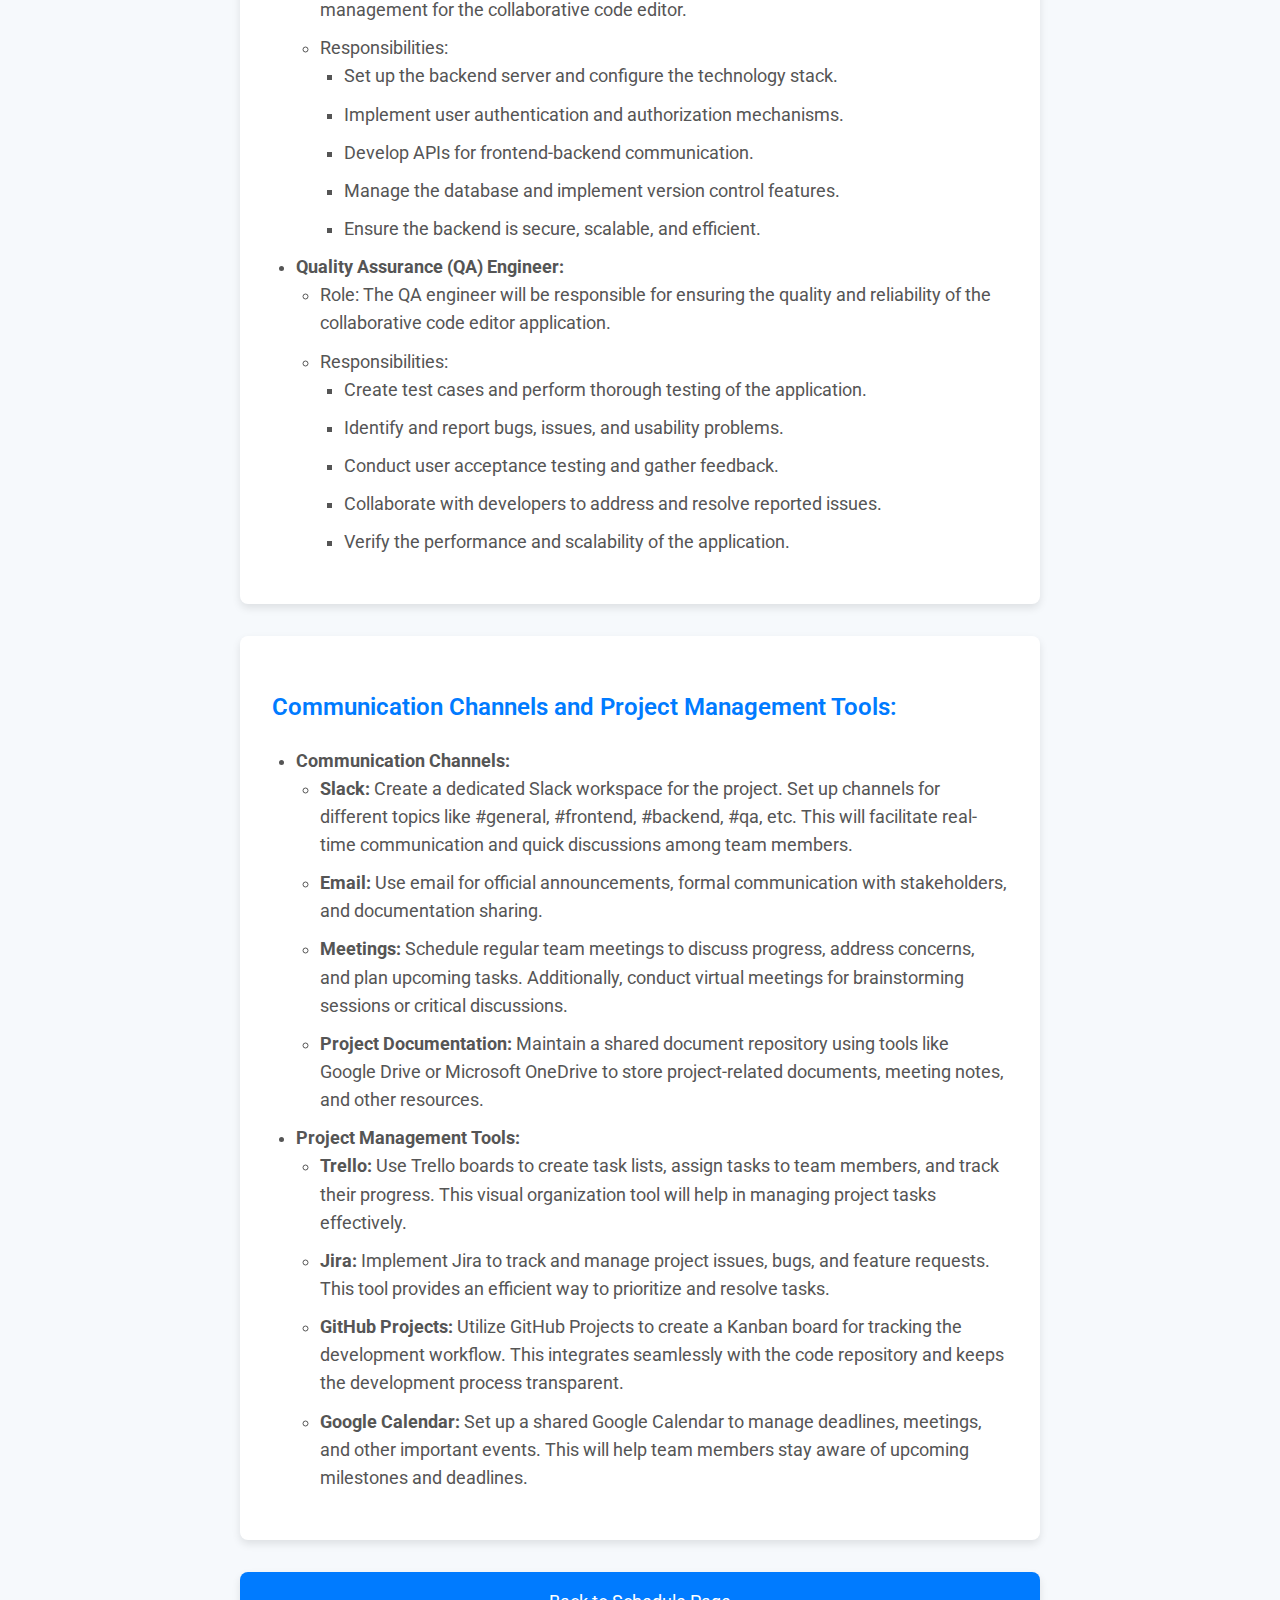
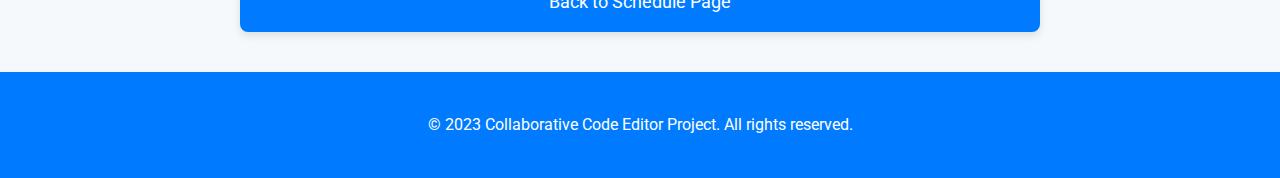
<file: weekone.html>
<!DOCTYPE html>
<html lang="en">

<head>
    <meta charset="UTF-8">
    <meta name="viewport" content="width=device-width, initial-scale=1.0">
    <title>Collaborative Code Editor Project</title>
    <link rel="stylesheet" href="custom-style.css">
</head>

<body>
    <header>
        <h1>Collaborative Code Editor Project</h1>
    </header>

    <main>
        <section>
            <h2>Project Vision:</h2>
            <p>The project's vision is to create an innovative and user-friendly Collaborative Code Editor that
                revolutionizes the way developers collaborate on coding projects. The editor aims to provide a seamless
                and real-time coding experience, fostering teamwork and enhancing productivity for developers worldwide.
                The ultimate goal is to empower programmers with a powerful tool that simplifies collaboration, boosts
                code quality, and streamlines project management.</p>
        </section>

        <section>
            <h2>Project Goals:</h2>
            <ol>
                <li><strong>Real-Time Collaboration:</strong> Enable multiple developers to edit and view code
                    simultaneously in real-time, facilitating efficient teamwork and immediate feedback.</li>
                <li><strong>Intuitive User Interface:</strong> Develop a clean and user-friendly interface for the
                    code editor, ensuring a smooth and enjoyable user experience.</li>
                <li><strong>Syntax Highlighting and Error Detection:</strong> Implement syntax highlighting to improve
                    code readability and incorporate error detection features to help developers identify and rectify
                    issues quickly.</li>
                <li><strong>Version Control and History:</strong> Integrate version control functionality to track code
                    changes and provide the ability to access previous versions, ensuring code history and project
                    stability.</li>
                <li><strong>Secure User Authentication:</strong> Create a robust and secure user registration and
                    authentication system to safeguard user data and privacy.</li>
            </ol>
        </section>

        <section>
            <h2>Project Objectives:</h2>
            <ul>
                <li><a href="market.html"><strong>Market Research and Competitor Analysis:</strong></a> Conduct
                    thorough market research to
                    identify target users' needs and preferences. Perform competitor analysis to understand existing
                    code editors and their strengths and weaknesses.</li>
                <li><strong>Project Scope and Feature Outline:</strong> Define the specific scope, functionalities, and
                    features that the code editor will include, considering the insights from market research.</li>
                <li><a href="tech_stack.html"><strong>Technology Stack Selection:</strong></a> Finalize the
                    frontend, backend, and database
                    technologies best suited for the project's requirements and objectives.</li>
                <li><strong>Project Plan and Timeline:</strong> Create a detailed project plan and timeline, breaking
                    down tasks, milestones, and deadlines to ensure a well-organized development process.</li>
                <li><strong>Team Roles and Responsibilities:</strong> Assign roles and responsibilities to team members
                    based on their expertise and skill sets, promoting effective collaboration.</li>
                <li><strong>Communication and Project Management:</strong> Set up efficient communication channels and
                    adopt suitable project management tools to facilitate seamless coordination among team members.</li>
            </ul>
        </section>

        <section>
            <h2>Detailed Project Plan and Timeline:</h2>
            <p>*Note: The project plan is organized into weeks, covering a 26-week timeline.*</p>
            <ul>
                <li><strong>Week 1-2: Project Initiation and Research</strong>
                    <ul>
                        <li>Define project vision, goals, and objectives.</li>
                        <li>Conduct market research and competitor analysis.</li>
                        <li>Identify target user needs and preferences.</li>
                        <li>Create a detailed project scope, requirements, and features document.</li>
                        <li>Set up communication channels and project management tools.</li>
                    </ul>
                </li>
                <li><strong>Week 3-4: Technology Stack and Environment Setup</strong>
                    <ul>
                        <li>Finalize the technology stack for frontend, backend, and database.</li>
                        <li>Set up the development environment for each team member.</li>
                        <li>Configure version control using Git for efficient collaboration.</li>
                        <li>Design the database schema and relationships.</li>
                    </ul>
                </li>
                <li><strong>Week 5-6: User Registration and Authentication</strong>
                    <ul>
                        <li>Implement a secure user registration system.</li>
                        <li>Develop the user login and authentication process.</li>
                        <li>Integrate email verification and password recovery mechanisms.</li>
                        <li>Implement measures to protect user data and privacy.</li>
                    </ul>
                </li>
                <li><strong>Week 7-8: Code Editor and Syntax Highlighting</strong>
                    <ul>
                        <li>Develop the code editor component with syntax highlighting.</li>
                        <li>Enable basic code editing functionalities (e.g., indentation, line numbering).</li>
                        <li>Implement code auto-save functionality.</li>
                    </ul>
                </li>
                <li><strong>Week 9-10: Real-Time Collaboration and Chat</strong>
                    <ul>
                        <li>Integrate real-time collaboration using WebSockets.</li>
                        <li>Allow multiple users to edit and see code changes simultaneously.</li>
                        <li>Implement collaborative cursors to display users' positions in the editor.</li>
                        <li>Enable real-time chat for communication between users.</li>
                    </ul>
                </li>
                <li><strong>Week 11-12: Version Control and History</strong>
                    <ul>
                        <li>Set up version control to track code changes and history.</li>
                        <li>Enable users to view and revert to previous versions of code.</li>
                        <li>Implement features to highlight syntax errors in the code editor.</li>
                        <li>Conduct thorough testing and debugging.</li>
                    </ul>
                </li>
                <li><strong>Week 13-14: Error Handling and File Sharing</strong>
                    <ul>
                        <li>Implement error handling and user-friendly error messages.</li>
                        <li>Develop file sharing functionality for collaborative projects.</li>
                        <li>Allow users to share and collaborate on code files.</li>
                    </ul>
                </li>
                <li><strong>Week 15-16: Responsive Design and Customization</strong>
                    <ul>
                        <li>Ensure the application is responsive on various devices.</li>
                        <li>Implement customizable settings for themes and keybindings.</li>
                        <li>Test the application on different browsers and devices.</li>
                    </ul>
                </li>
                <li><strong>Week 17-18: Code Execution Sandbox (Optional)</strong>
                    <ul>
                        <li>If planned, implement a secure code execution sandbox for users to run their code.</li>
                        <li>Ensure the sandbox environment is isolated and secure.</li>
                    </ul>
                </li>
                <li><strong>Week 19-20: User Testing and Feedback</strong>
                    <ul>
                        <li>Conduct user acceptance testing with a group of users.</li>
                        <li>Gather feedback and identify areas for improvement.</li>
                        <li>Address feedback and make necessary refinements.</li>
                    </ul>
                </li>
                <li><strong>Week 21-22: Documentation and Finalization</strong>
                    <ul>
                        <li>Create comprehensive user and developer documentation.</li>
                        <li>Review and finalize the project code and documentation.</li>
                        <li>Conduct a thorough review of the application for any remaining issues.</li>
                    </ul>
                </li>
                <li><strong>Week 23-24: Optimization and Performance</strong>
                    <ul>
                        <li>Optimize application performance and ensure scalability.</li>
                        <li>Conduct load testing to identify potential bottlenecks.</li>
                        <li>Address any performance-related issues.</li>
                    </ul>
                </li>
                <li><strong>Week 25-26: Deployment and Launch</strong>
                    <ul>
                        <li>Prepare for the final deployment of the collaborative code editor.</li>
                        <li>Deploy the application to a production server.</li>
                        <li>Conduct final testing and quality assurance.</li>
                        <li>Launch the collaborative code editor to the target users.</li>
                    </ul>
                </li>
            </ul>
        </section>

        <section>
            <h2>Assigning Roles and Responsibilities to Team Members:</h2>
            <ul>
                <li><strong>Project Manager:</strong>
                    <ul>
                        <li>Role: The project manager will oversee the entire collaborative code editor project and be
                            responsible for its successful planning, execution, and delivery.</li>
                        <li>Responsibilities:
                            <ul>
                                <li>Define the project scope, goals, and objectives.</li>
                                <li>Create a detailed project plan and timeline.</li>
                                <li>Allocate tasks to team members based on their expertise and availability.</li>
                                <li>Monitor progress and ensure adherence to the project schedule.</li>
                                <li>Coordinate communication between team members and stakeholders.</li>
                                <li>Address any issues or roadblocks that may arise during the project.</li>
                            </ul>
                        </li>
                    </ul>
                </li>
                <li><strong>Frontend Developer:</strong>
                    <ul>
                        <li>Role: The frontend developer will be in charge of designing and implementing the user
                            interface and user experience of
                            the collaborative code editor.</li>
                        <li>Responsibilities:
                            <ul>
                                <li>Develop the code editor component with syntax highlighting.</li>
                                <li>Implement real-time collaboration features using WebSockets.</li>
                                <li>Create user registration and authentication functionalities.</li>
                                <li>Ensure the frontend is responsive and works well on various devices.</li>
                                <li>Collaborate with the backend developer to integrate frontend with backend APIs.</li>
                            </ul>
                        </li>
                    </ul>
                </li>
                <li><strong>Backend Developer:</strong>
                    <ul>
                        <li>Role: The backend developer will handle the server-side logic and database management for
                            the collaborative code editor.</li>
                        <li>Responsibilities:
                            <ul>
                                <li>Set up the backend server and configure the technology stack.</li>
                                <li>Implement user authentication and authorization mechanisms.</li>
                                <li>Develop APIs for frontend-backend communication.</li>
                                <li>Manage the database and implement version control features.</li>
                                <li>Ensure the backend is secure, scalable, and efficient.</li>
                            </ul>
                        </li>
                    </ul>
                </li>
                <li><strong>Quality Assurance (QA) Engineer:</strong>
                    <ul>
                        <li>Role: The QA engineer will be responsible for ensuring the quality and reliability of the
                            collaborative code editor
                            application.</li>
                        <li>Responsibilities:
                            <ul>
                                <li>Create test cases and perform thorough testing of the application.</li>
                                <li>Identify and report bugs, issues, and usability problems.</li>
                                <li>Conduct user acceptance testing and gather feedback.</li>
                                <li>Collaborate with developers to address and resolve reported issues.</li>
                                <li>Verify the performance and scalability of the application.</li>
                            </ul>
                        </li>
                    </ul>
                </li>
            </ul>
        </section>

        <section>
            <h2>Communication Channels and Project Management Tools:</h2>
            <ul>
                <li><strong>Communication Channels:</strong>
                    <ul>
                        <li><strong>Slack:</strong> Create a dedicated Slack workspace for the project. Set up channels
                            for different topics like #general, #frontend, #backend, #qa, etc. This will facilitate
                            real-time communication and quick discussions among team members.</li>
                        <li><strong>Email:</strong> Use email for official announcements, formal communication with
                            stakeholders, and documentation sharing.</li>
                        <li><strong>Meetings:</strong> Schedule regular team meetings to discuss progress, address
                            concerns, and plan upcoming tasks. Additionally, conduct virtual meetings for brainstorming
                            sessions or critical discussions.</li>
                        <li><strong>Project Documentation:</strong> Maintain a shared document repository using tools
                            like Google Drive or Microsoft OneDrive to store project-related documents, meeting notes,
                            and other resources.</li>
                    </ul>
                </li>
                <li><strong>Project Management Tools:</strong>
                    <ul>
                        <li><strong>Trello:</strong> Use Trello boards to create task lists, assign tasks to team
                            members,
                            and track their progress. This visual organization tool will help in managing project tasks
                            effectively.</li>
                        <li><strong>Jira:</strong> Implement Jira to track and manage project issues, bugs, and feature
                            requests. This tool provides an efficient way to prioritize and resolve tasks.</li>
                        <li><strong>GitHub Projects:</strong> Utilize GitHub Projects to create a Kanban board for
                            tracking the development workflow. This integrates seamlessly with the code repository and
                            keeps the development process transparent.</li>
                        <li><strong>Google Calendar:</strong> Set up a shared Google Calendar to manage deadlines,
                            meetings, and other important events. This will help team members stay aware of upcoming
                            milestones and deadlines.</li>
                    </ul>
                </li>
            </ul>
        </section>
        <a href="index.html" id="back-to-schedule">Back to Schedule Page</a>
        </button>

    </main>

    <footer>
        <p>&copy; 2023 Collaborative Code Editor Project. All rights reserved.</p>
    </footer>
</body>

</html>
</file>
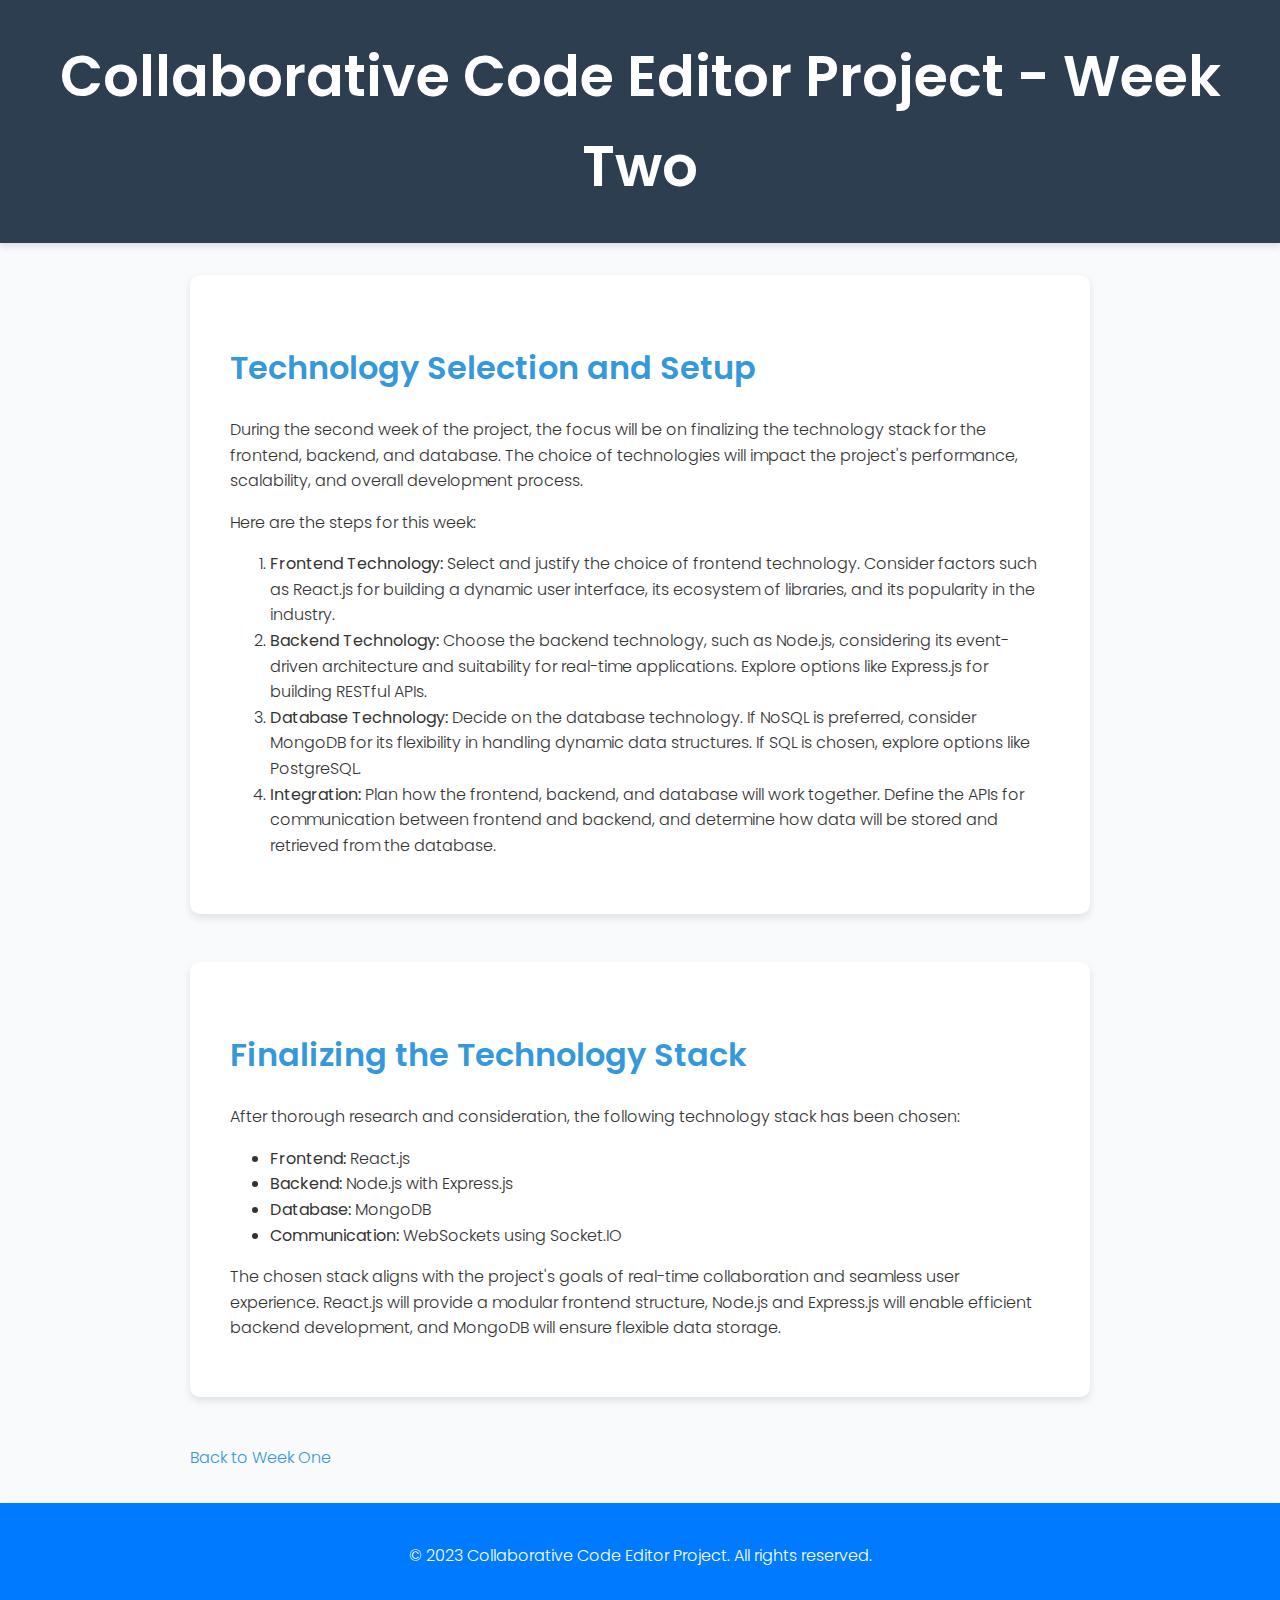
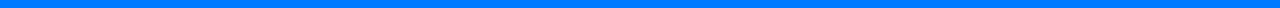
<file: weektwo.html>
<!DOCTYPE html>
<html lang="en">

<head>
    <meta charset="UTF-8">
    <meta name="viewport" content="width=device-width, initial-scale=1.0">
    <title>Collaborative Code Editor Project - Week Two</title>
    <link rel="stylesheet" href="customstyletwo.css">
</head>

<body>
    <header>
        <h1>Collaborative Code Editor Project - Week Two</h1>
    </header>

    <main>
        <section>
            <h2>Technology Selection and Setup</h2>
            <p>During the second week of the project, the focus will be on finalizing the technology stack for the
                frontend, backend, and database. The choice of technologies will impact the project's performance,
                scalability, and overall development process.</p>
            <p>Here are the steps for this week:</p>
            <ol>
                <li><strong>Frontend Technology:</strong> Select and justify the choice of frontend technology. Consider
                    factors such as React.js for building a dynamic user interface, its ecosystem of libraries, and its
                    popularity in the industry.</li>
                <li><strong>Backend Technology:</strong> Choose the backend technology, such as Node.js, considering its
                    event-driven architecture and suitability for real-time applications. Explore options like
                    Express.js
                    for building RESTful APIs.</li>
                <li><strong>Database Technology:</strong> Decide on the database technology. If NoSQL is preferred,
                    consider MongoDB for its flexibility in handling dynamic data structures. If SQL is chosen, explore
                    options like PostgreSQL.</li>
                <li><strong>Integration:</strong> Plan how the frontend, backend, and database will work together.
                    Define
                    the APIs for communication between frontend and backend, and determine how data will be stored and
                    retrieved from the database.</li>
            </ol>
        </section>

        <section>
            <h2>Finalizing the Technology Stack</h2>
            <p>After thorough research and consideration, the following technology stack has been chosen:</p>
            <ul>
                <li><strong>Frontend:</strong> React.js</li>
                <li><strong>Backend:</strong> Node.js with Express.js</li>
                <li><strong>Database:</strong> MongoDB</li>
                <li><strong>Communication:</strong> WebSockets using Socket.IO</li>
            </ul>
            <p>The chosen stack aligns with the project's goals of real-time collaboration and seamless user experience.
                React.js will provide a modular frontend structure, Node.js and Express.js will enable efficient
                backend development, and MongoDB will ensure flexible data storage.</p>
        </section>

        <a href="weekone.html" id="back-to-week-one">Back to Week One</a>
    </main>

    <footer>
        <p>&copy; 2023 Collaborative Code Editor Project. All rights reserved.</p>
    </footer>
</body>

</html>
</file>
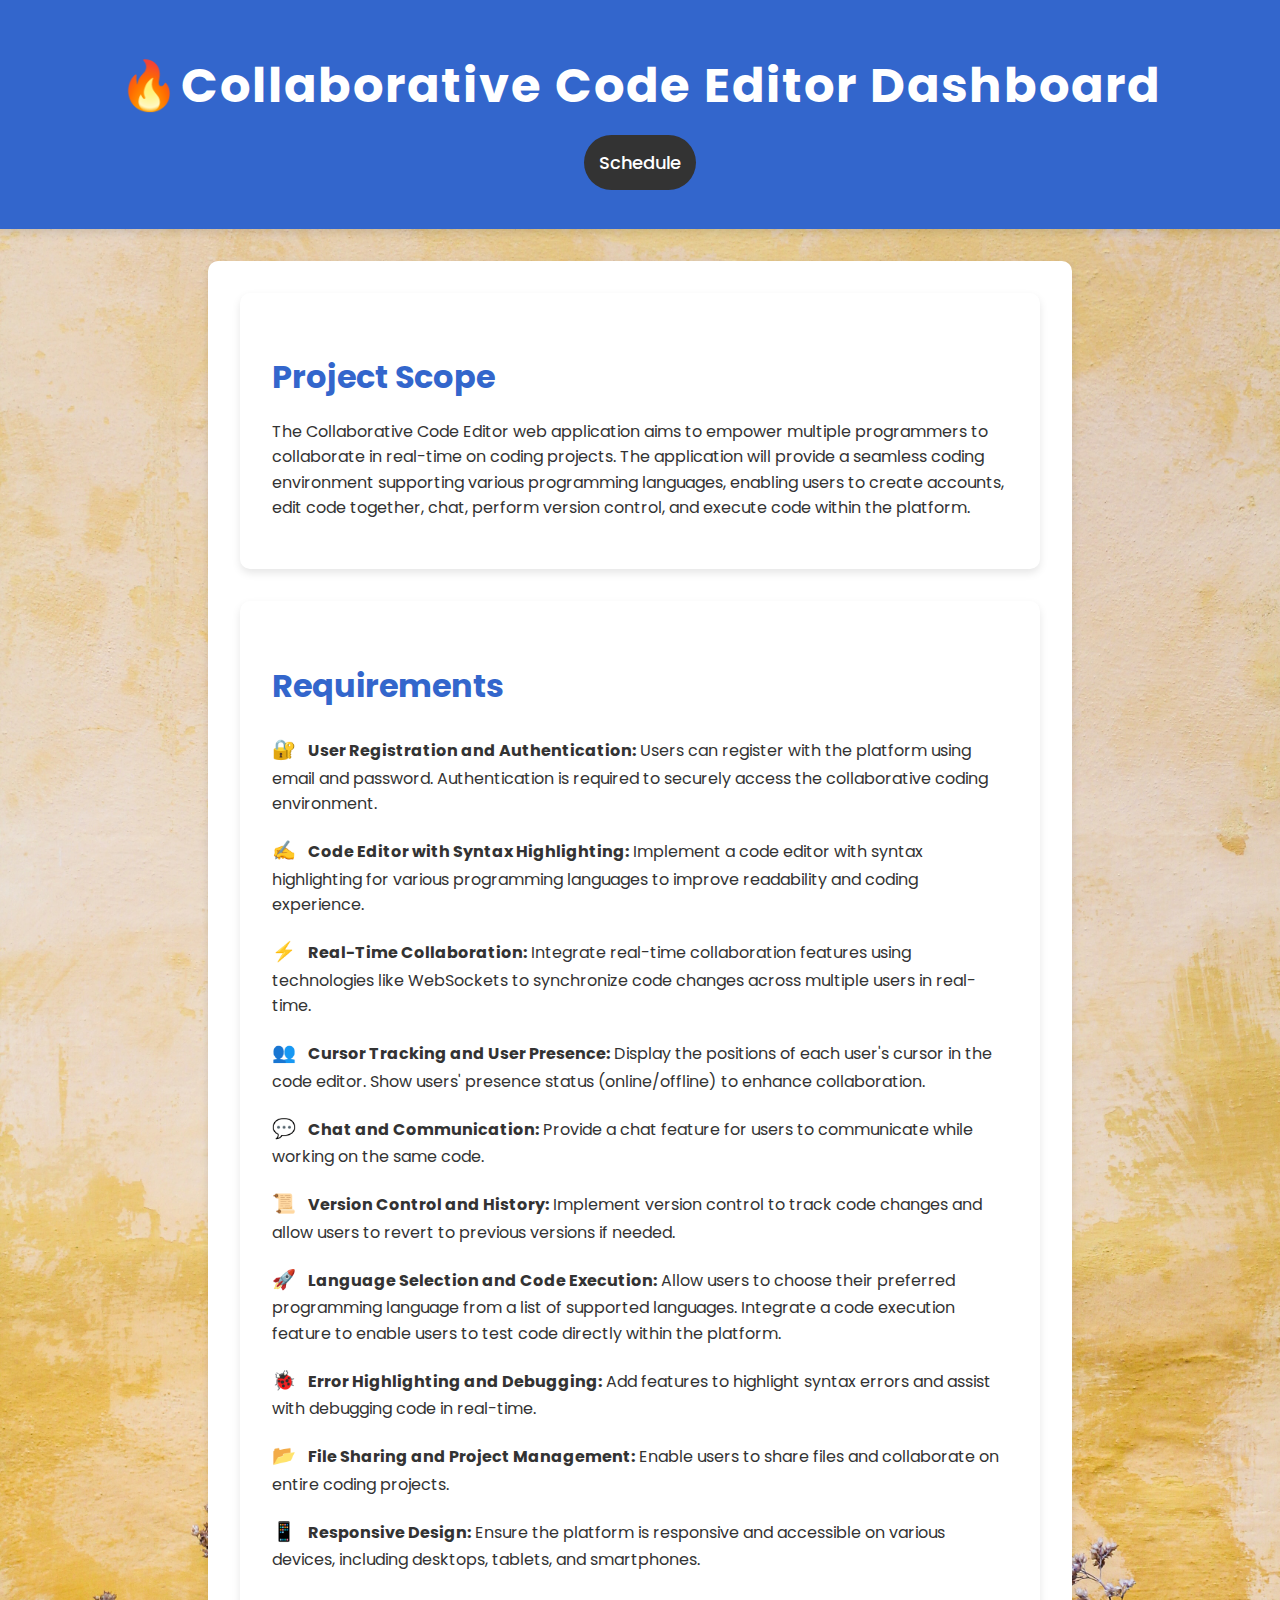
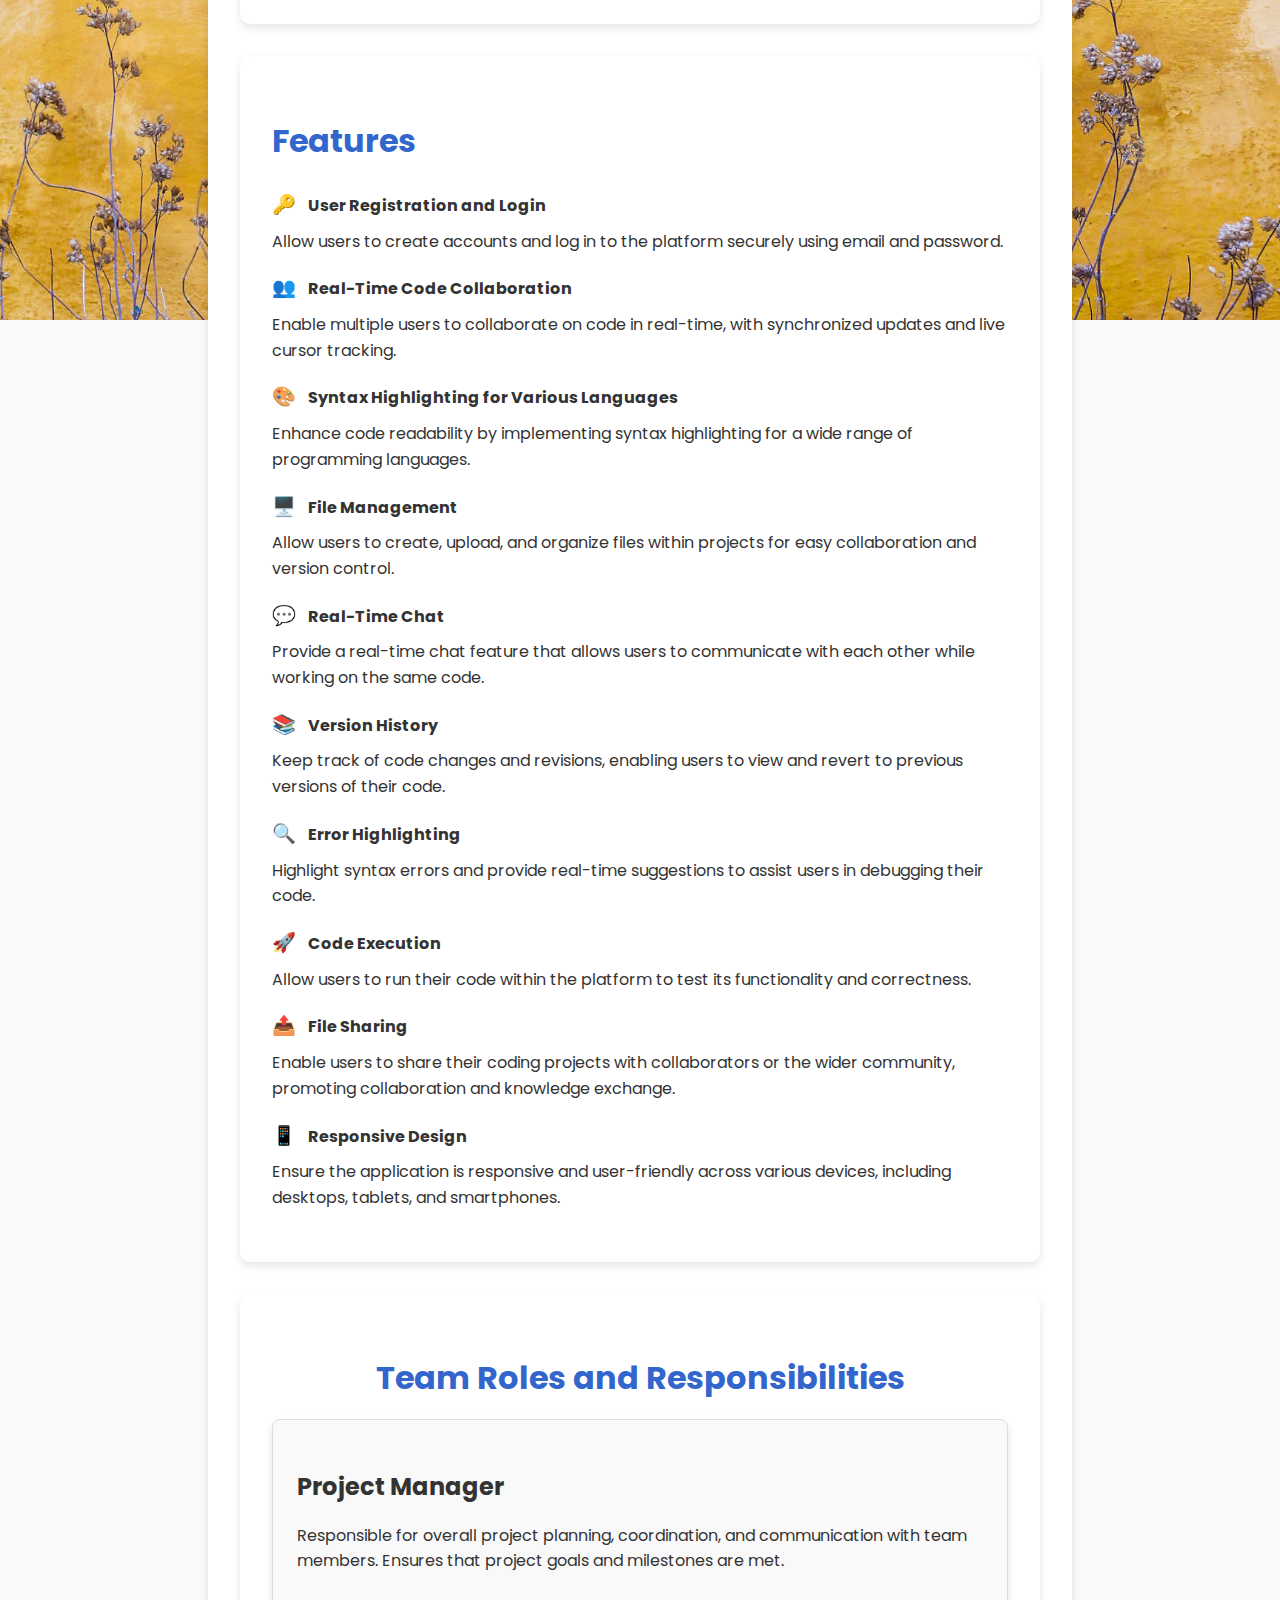
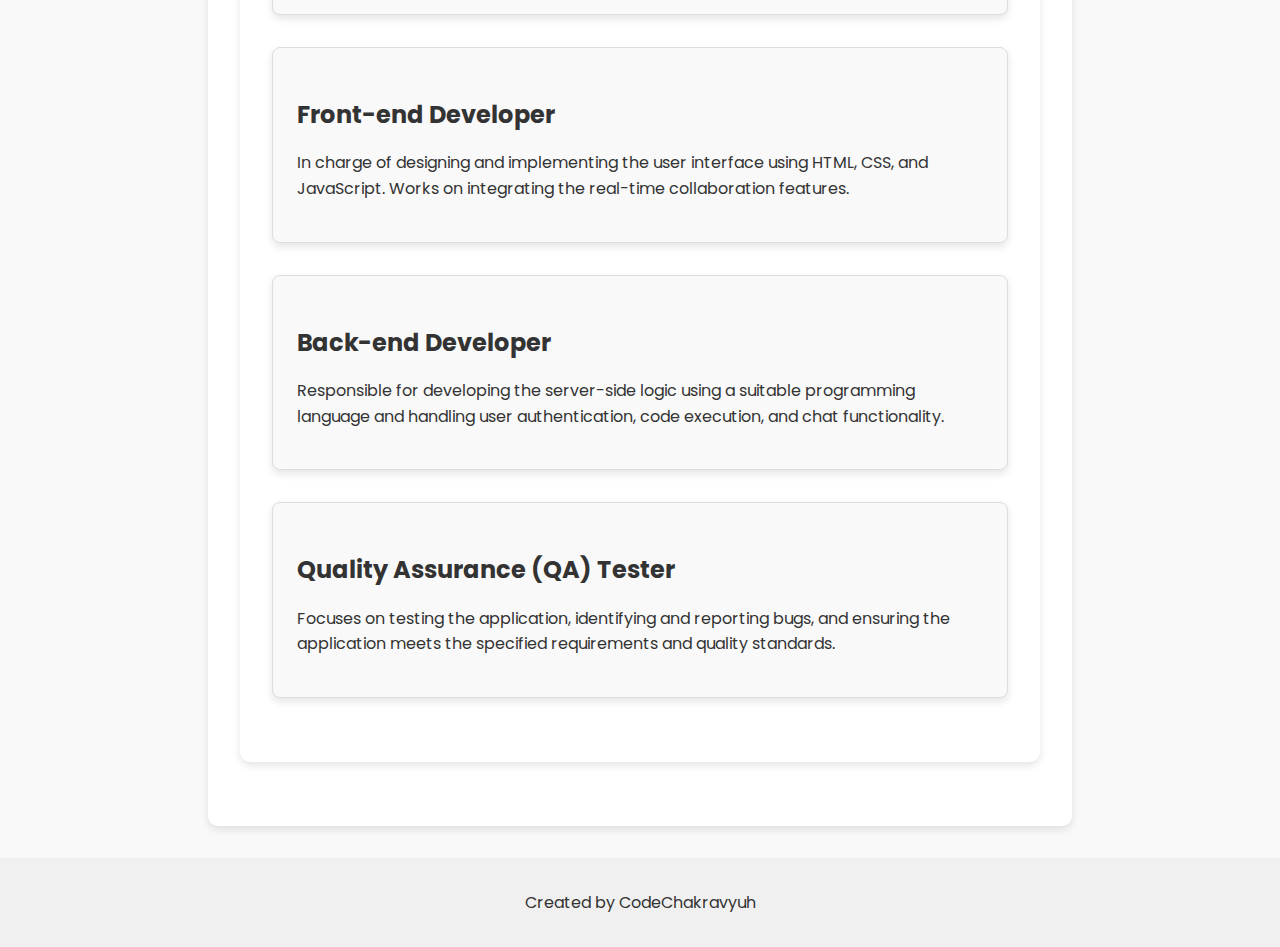
<file: html/dashboard.html>
<!DOCTYPE html>
<html>

<head>
    <title>Collaborative Code Editor Dashboard</title>
    <link href="https://fonts.googleapis.com/css2?family=Poppins:wght@300;400;500;600;700&display=swap"
        rel="stylesheet">
    <link rel="stylesheet" href="/styles/dashboard-style.css">
</head>

<body>
    <header>
        <h1><span class="logo-icon">🔥</span>Collaborative Code Editor Dashboard</h1>
        <nav>
            <ul>
                <li><a href="/index.html">Schedule</a></li>
            </ul>
        </nav>
    </header>
    <main>
        <section class="project-scope">
            <h2>Project Scope</h2>
            <p>The Collaborative Code Editor web application aims to empower multiple programmers to collaborate in
                real-time on coding projects. The application will provide a seamless coding environment supporting
                various programming languages, enabling users to create accounts, edit code together, chat, perform
                version control, and execute code within the platform.</p>
        </section>

        <section class="requirements">
            <h2>Requirements</h2>
            <ul>
                <li>
                    <span class="icon">🔐</span>
                    <strong>User Registration and Authentication:</strong> Users can register with the platform using
                    email and password. Authentication is required to securely access the collaborative coding
                    environment.
                </li>
                <li>
                    <span class="icon">✍️</span>
                    <strong>Code Editor with Syntax Highlighting:</strong> Implement a code editor with syntax
                    highlighting for various programming languages to improve readability and coding experience.
                </li>
                <li>
                    <span class="icon">⚡</span>
                    <strong>Real-Time Collaboration:</strong> Integrate real-time collaboration features using
                    technologies like WebSockets to synchronize code changes across multiple users in real-time.
                </li>
                <li>
                    <span class="icon">👥</span>
                    <strong>Cursor Tracking and User Presence:</strong> Display the positions of each user's cursor in
                    the code editor.
                    Show users' presence status (online/offline) to enhance collaboration.
                </li>
                <li>
                    <span class="icon">💬</span>
                    <strong>Chat and Communication:</strong> Provide a chat feature for users to communicate while
                    working on the same
                    code.
                </li>
                <li>
                    <span class="icon">📜</span>
                    <strong>Version Control and History:</strong> Implement version control to track code changes and
                    allow users to
                    revert to previous versions if needed.
                </li>
                <li>
                    <span class="icon">🚀</span>
                    <strong>Language Selection and Code Execution:</strong> Allow users to choose their preferred
                    programming language
                    from a list of supported languages. Integrate a code execution feature to enable users to test code
                    directly within
                    the platform.
                </li>
                <li>
                    <span class="icon">🐞</span>
                    <strong>Error Highlighting and Debugging:</strong> Add features to highlight syntax errors and
                    assist with debugging
                    code in real-time.
                </li>
                <li>
                    <span class="icon">📂</span>
                    <strong>File Sharing and Project Management:</strong> Enable users to share files and collaborate on
                    entire coding
                    projects.
                </li>
                <li>
                    <span class="icon">📱</span>
                    <strong>Responsive Design:</strong> Ensure the platform is responsive and accessible on various
                    devices, including
                    desktops, tablets, and smartphones.
                </li>
            </ul>
        </section>

        <section class="features">
            <h2>Features</h2>
            <ul>
                <li>
                    <span class="icon">🔑</span>
                    <strong>User Registration and Login</strong>
                    <p>Allow users to create accounts and log in to the platform securely using email and password.</p>
                </li>
                <li>
                    <span class="icon">👥</span>
                    <strong>Real-Time Code Collaboration</strong>
                    <p>Enable multiple users to collaborate on code in real-time, with synchronized updates and live
                        cursor
                        tracking.</p>
                </li>
                <li>
                    <span class="icon">🎨</span>
                    <strong>Syntax Highlighting for Various Languages</strong>
                    <p>Enhance code readability by implementing syntax highlighting for a wide range of programming
                        languages.
                    </p>
                </li>
                <li>
                    <span class="icon">🖥️</span>
                    <strong>File Management</strong>
                    <p>Allow users to create, upload, and organize files within projects for easy collaboration and
                        version
                        control.</p>
                </li>
                <li>
                    <span class="icon">💬</span>
                    <strong>Real-Time Chat</strong>
                    <p>Provide a real-time chat feature that allows users to communicate with each other while working
                        on the
                        same code.</p>
                </li>
                <li>
                    <span class="icon">📚</span>
                    <strong>Version History</strong>
                    <p>Keep track of code changes and revisions, enabling users to view and revert to previous versions
                        of their
                        code.</p>
                </li>
                <li>
                    <span class="icon">🔍</span>
                    <strong>Error Highlighting</strong>
                    <p>Highlight syntax errors and provide real-time suggestions to assist users in debugging their
                        code.</p>
                </li>
                <li>
                    <span class="icon">🚀</span>
                    <strong>Code Execution</strong>
                    <p>Allow users to run their code within the platform to test its functionality and correctness.</p>
                </li>
                <li>
                    <span class="icon">📤</span>
                    <strong>File Sharing</strong>
                    <p>Enable users to share their coding projects with collaborators or the wider community, promoting
                        collaboration and knowledge exchange.</p>
                </li>
                <li>
                    <span class="icon">📱</span>
                    <strong>Responsive Design</strong>
                    <p>Ensure the application is responsive and user-friendly across various devices, including
                        desktops,
                        tablets, and smartphones.</p>
                </li>
            </ul>
        </section>
        <section id="team">
            <h2>Team Roles and Responsibilities</h2>
            <div class="role">
                <h3>Project Manager</h3>
                <p>Responsible for overall project planning, coordination, and communication with team members. Ensures
                    that
                    project goals and milestones are met.</p>
            </div>
            <div class="role">
                <h3>Front-end Developer</h3>
                <p>In charge of designing and implementing the user interface using HTML, CSS, and JavaScript. Works on
                    integrating the real-time collaboration features.</p>
            </div>
            <div class="role">
                <h3>Back-end Developer</h3>
                <p>Responsible for developing the server-side logic using a suitable programming language and handling
                    user
                    authentication, code execution, and chat functionality.</p>
            </div>
            <div class="role">
                <h3>Quality Assurance (QA) Tester</h3>
                <p>Focuses on testing the application, identifying and reporting bugs, and ensuring the application
                    meets the
                    specified requirements and quality standards.</p>
            </div>
        </section>
    </main>
    </main>
    <footer>
        <p>Created by CodeChakravyuh</p>
    </footer>
</body>

</html>
</file>
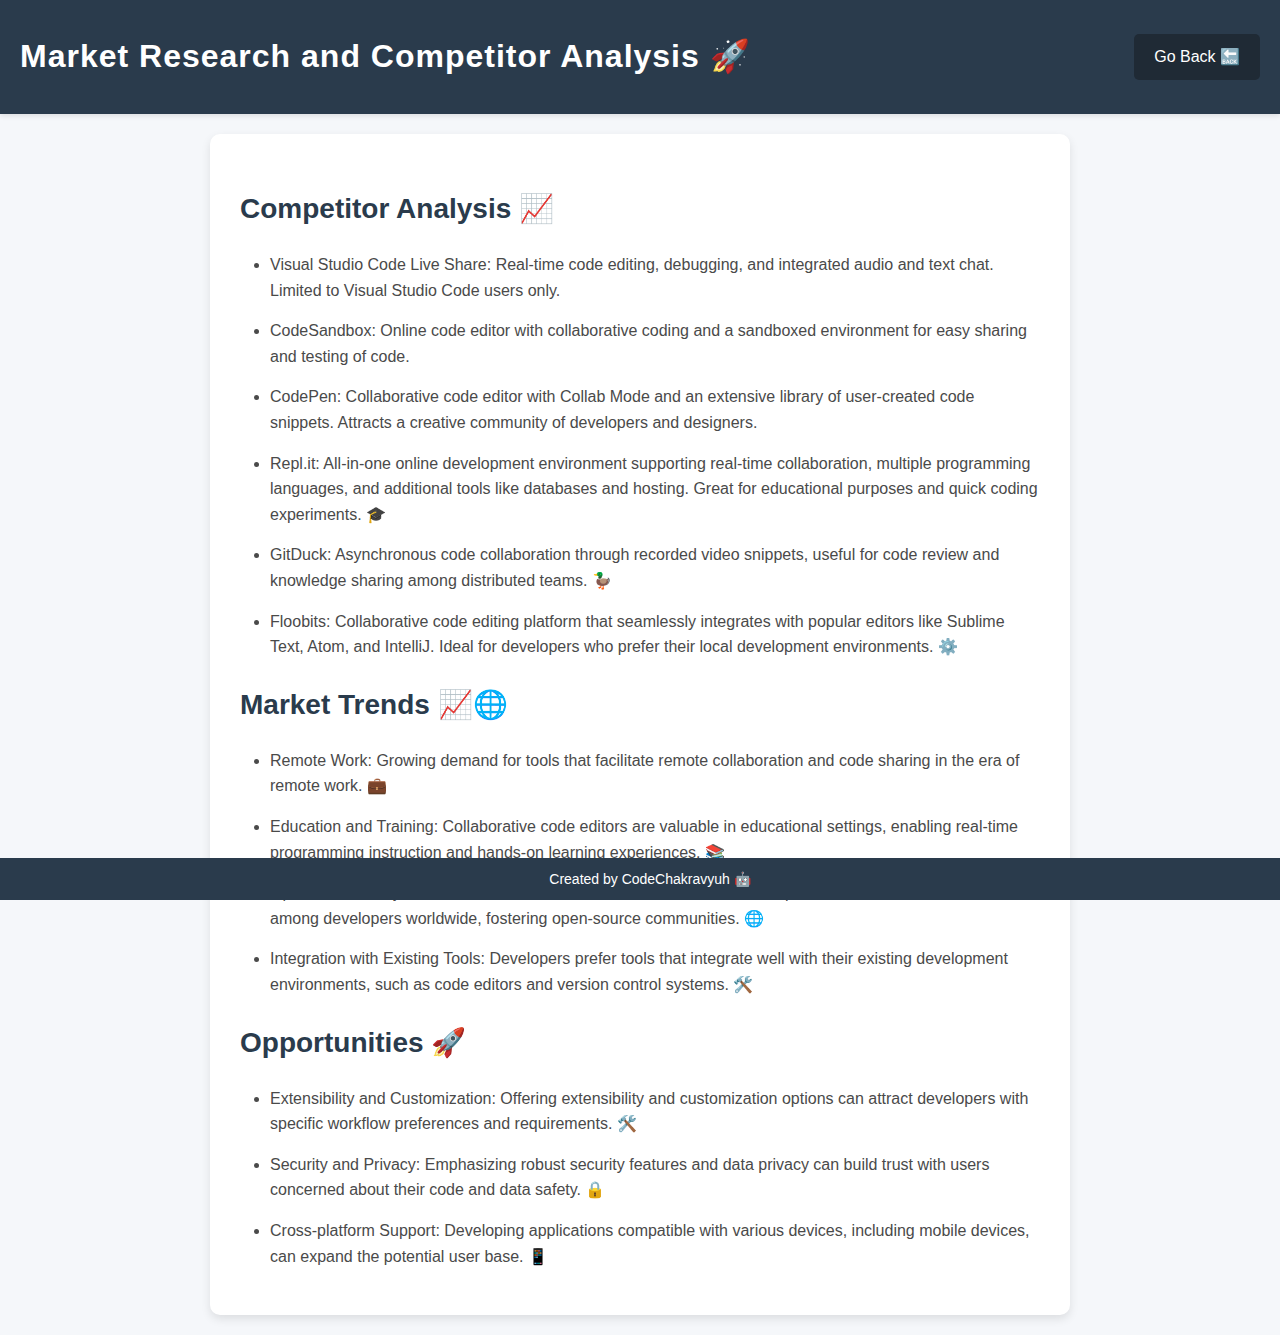
<file: html/market.html>
<!DOCTYPE html>
<html lang="en">

<head>
    <meta charset="UTF-8">
    <meta name="viewport" content="width=device-width, initial-scale=1.0">
    <title>Market Research and Competitor Analysis 📊</title>
    <link rel="stylesheet" href="/styles/market_style.css">
</head>

<body>
    <div class="title-bar">
        <h1>Market Research and Competitor Analysis 🚀</h1>
        <a href="/html/weekone.html" class="back-button">Go Back 🔙</a>
    </div>
    <div class="content">
        <h2>Competitor Analysis 📈</h2>
        <ul>
            <li>Visual Studio Code Live Share: Real-time code editing, debugging, and integrated audio and text chat.
                Limited to Visual Studio Code users only.</li>
            <li>CodeSandbox: Online code editor with collaborative coding and a sandboxed environment for easy sharing
                and
                testing of code.</li>
            <li>CodePen: Collaborative code editor with Collab Mode and an extensive library of user-created code
                snippets.
                Attracts a creative community of developers and designers.</li>
            <li>Repl.it: All-in-one online development environment supporting real-time collaboration, multiple
                programming
                languages, and additional tools like databases and hosting. Great for educational purposes and quick
                coding
                experiments. 🎓</li>
            <li>GitDuck: Asynchronous code collaboration through recorded video snippets, useful for code review and
                knowledge sharing among distributed teams. 🦆</li>
            <li>Floobits: Collaborative code editing platform that seamlessly integrates with popular editors like
                Sublime
                Text, Atom, and IntelliJ. Ideal for developers who prefer their local development environments. ⚙️</li>
        </ul>
        <h2>Market Trends 📈🌐</h2>
        <ul>
            <li>Remote Work: Growing demand for tools that facilitate remote collaboration and code sharing in the era
                of
                remote work. 💼</li>
            <li>Education and Training: Collaborative code editors are valuable in educational settings, enabling
                real-time
                programming instruction and hands-on learning experiences. 📚</li>
            <li>Open Source Projects: Collaborative code editors serve as a convenient platform for real-time
                collaboration
                among developers worldwide, fostering open-source communities. 🌐</li>
            <li>Integration with Existing Tools: Developers prefer tools that integrate well with their existing
                development
                environments, such as code editors and version control systems. 🛠️</li>
        </ul>
        <h2>Opportunities 🚀</h2>
        <ul>
            <li>Extensibility and Customization: Offering extensibility and customization options can attract developers
                with specific workflow preferences and requirements. 🛠️</li>
            <li>Security and Privacy: Emphasizing robust security features and data privacy can build trust with users
                concerned about their code and data safety. 🔒</li>
            <li>Cross-platform Support: Developing applications compatible with various devices, including mobile
                devices,
                can expand the potential user base. 📱</li>
        </ul>
    </div>
    <footer class="footer">
        <p>Created by CodeChakravyuh 🤖</p>
    </footer>
</body>

</html>
</file>
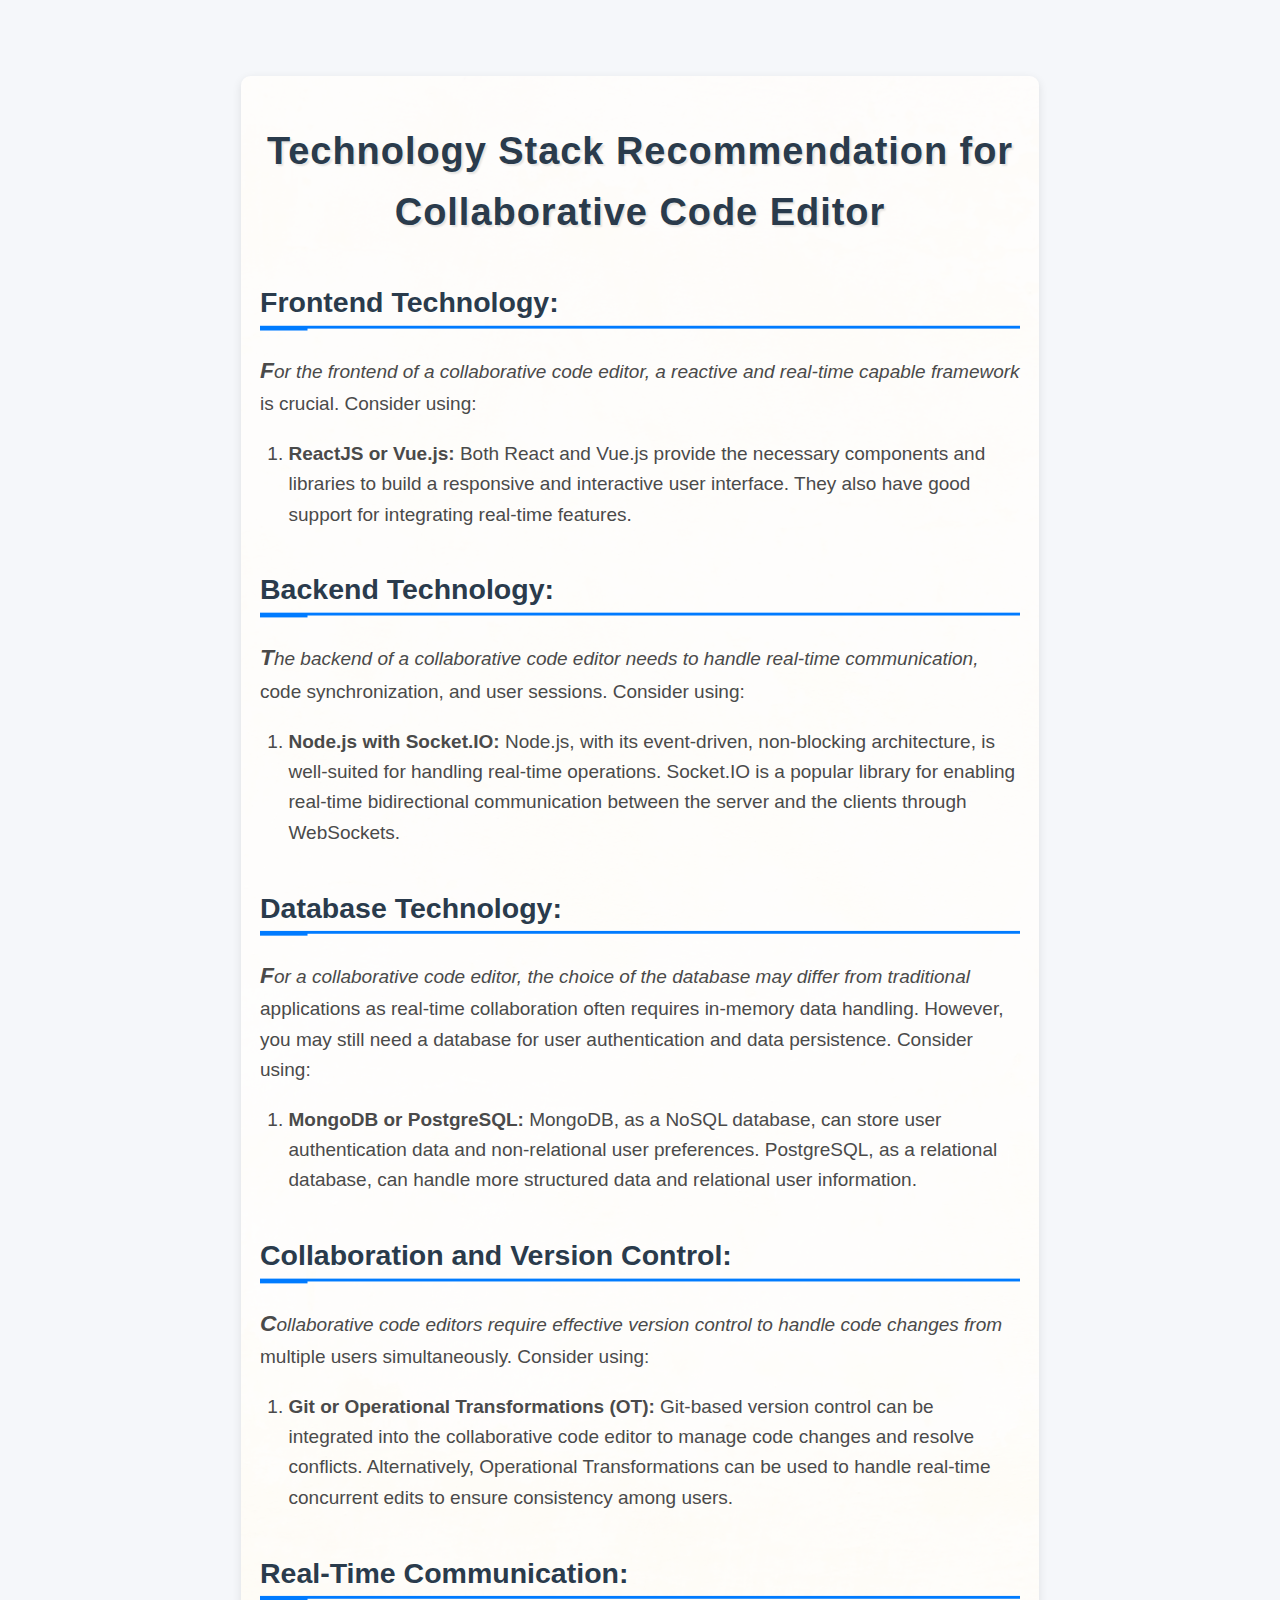
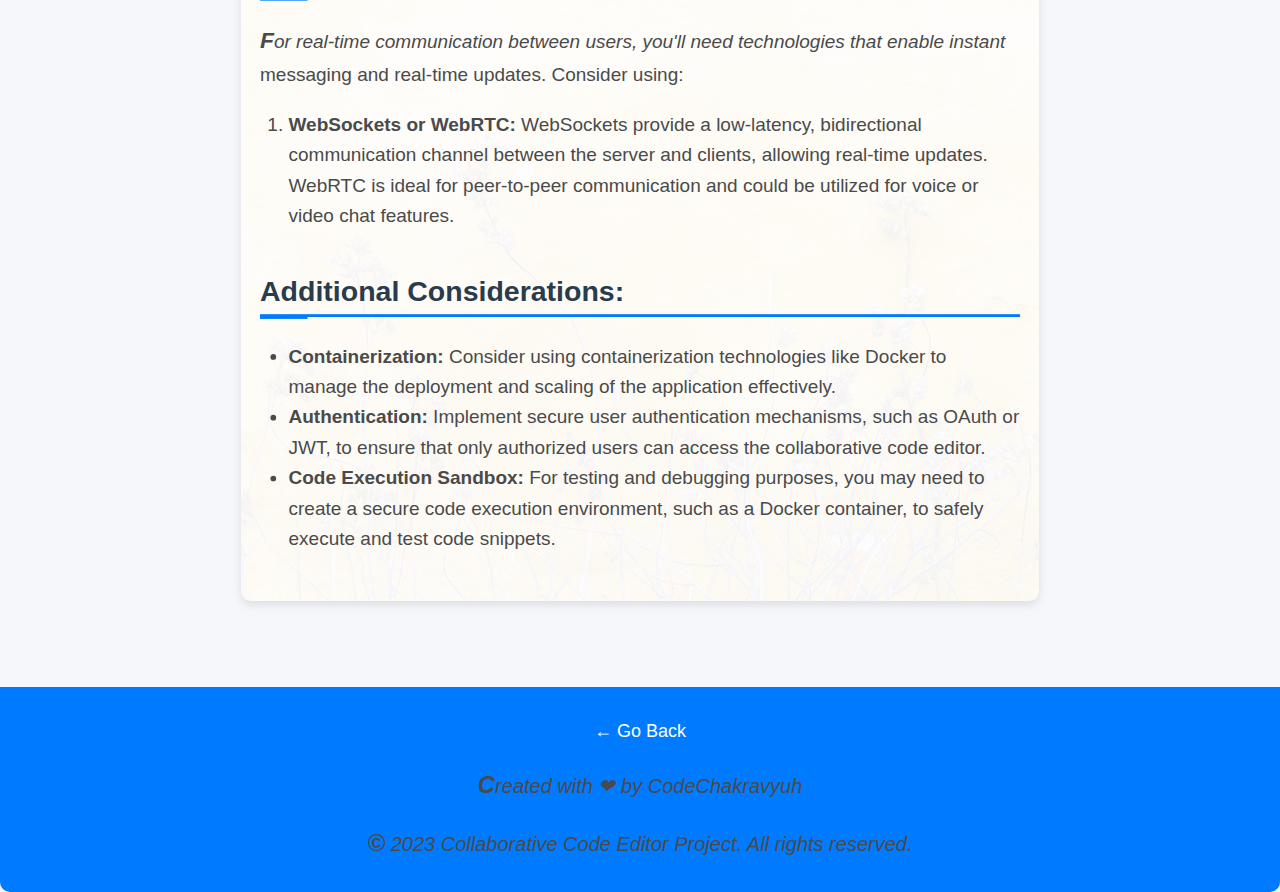
<file: html/tech_stack.html>
<!DOCTYPE html>
<html lang="en">

<head>
    <meta charset="UTF-8">
    <meta name="viewport" content="width=device-width, initial-scale=1.0">
    <title>Collaborative Code Editor Technology Stack</title>
    <link rel="stylesheet" href="/styles/tech_style.css">
</head>

<body>
    <div class="container">
        <h1>Technology Stack Recommendation for Collaborative Code Editor</h1>
        <h2>Frontend Technology:</h2>
        <p>For the frontend of a collaborative code editor, a reactive and real-time capable framework is crucial.
            Consider using:</p>
        <ol>
            <li><strong>ReactJS or Vue.js:</strong> Both React and Vue.js provide the necessary components and libraries
                to build a responsive and interactive user interface. They also have good support for integrating
                real-time features.</li>
        </ol>

        <h2>Backend Technology:</h2>
        <p>The backend of a collaborative code editor needs to handle real-time communication, code synchronization, and
            user sessions. Consider using:</p>
        <ol>
            <li><strong>Node.js with Socket.IO:</strong> Node.js, with its event-driven, non-blocking architecture, is
                well-suited for handling real-time operations. Socket.IO is a popular library for enabling real-time
                bidirectional communication between the server and the clients through WebSockets.</li>
        </ol>

        <h2>Database Technology:</h2>
        <p>For a collaborative code editor, the choice of the database may differ from traditional applications as
            real-time collaboration often requires in-memory data handling. However, you may still need a database for
            user authentication and data persistence. Consider using:</p>
        <ol>
            <li><strong>MongoDB or PostgreSQL:</strong> MongoDB, as a NoSQL database, can store user authentication data
                and non-relational user preferences. PostgreSQL, as a relational database, can handle more structured
                data and relational user information.</li>
        </ol>

        <h2>Collaboration and Version Control:</h2>
        <p>Collaborative code editors require effective version control to handle code changes from multiple users
            simultaneously. Consider using:</p>
        <ol>
            <li><strong>Git or Operational Transformations (OT):</strong> Git-based version control can be integrated
                into the collaborative code editor to manage code changes and resolve conflicts. Alternatively,
                Operational Transformations can be used to handle real-time concurrent edits to ensure consistency among
                users.</li>
        </ol>

        <h2>Real-Time Communication:</h2>
        <p>For real-time communication between users, you'll need technologies that enable instant messaging and
            real-time updates. Consider using:</p>
        <ol>
            <li><strong>WebSockets or WebRTC:</strong> WebSockets provide a low-latency, bidirectional communication
                channel between the server and clients, allowing real-time updates. WebRTC is ideal for peer-to-peer
                communication and could be utilized for voice or video chat features.</li>
        </ol>

        <h2>Additional Considerations:</h2>
        <ul>
            <li><strong>Containerization:</strong> Consider using containerization technologies like Docker to manage
                the deployment and scaling of the application effectively.</li>
            <li><strong>Authentication:</strong> Implement secure user authentication mechanisms, such as OAuth or JWT,
                to ensure that only authorized users can access the collaborative code editor.</li>
            <li><strong>Code Execution Sandbox:</strong> For testing and debugging purposes, you may need to create a
                secure code execution environment, such as a Docker container, to safely execute and test code snippets.
            </li>
        </ul>
    </div>
    <div class="footer">
        <a class="back-button" href="/html/weekone.html">← Go Back</a>
        <p>Created with ❤ by CodeChakravyuh</p>
        <p>© 2023 Collaborative Code Editor Project. All rights reserved.</p>
    </div>
</body>

</html>
</file>
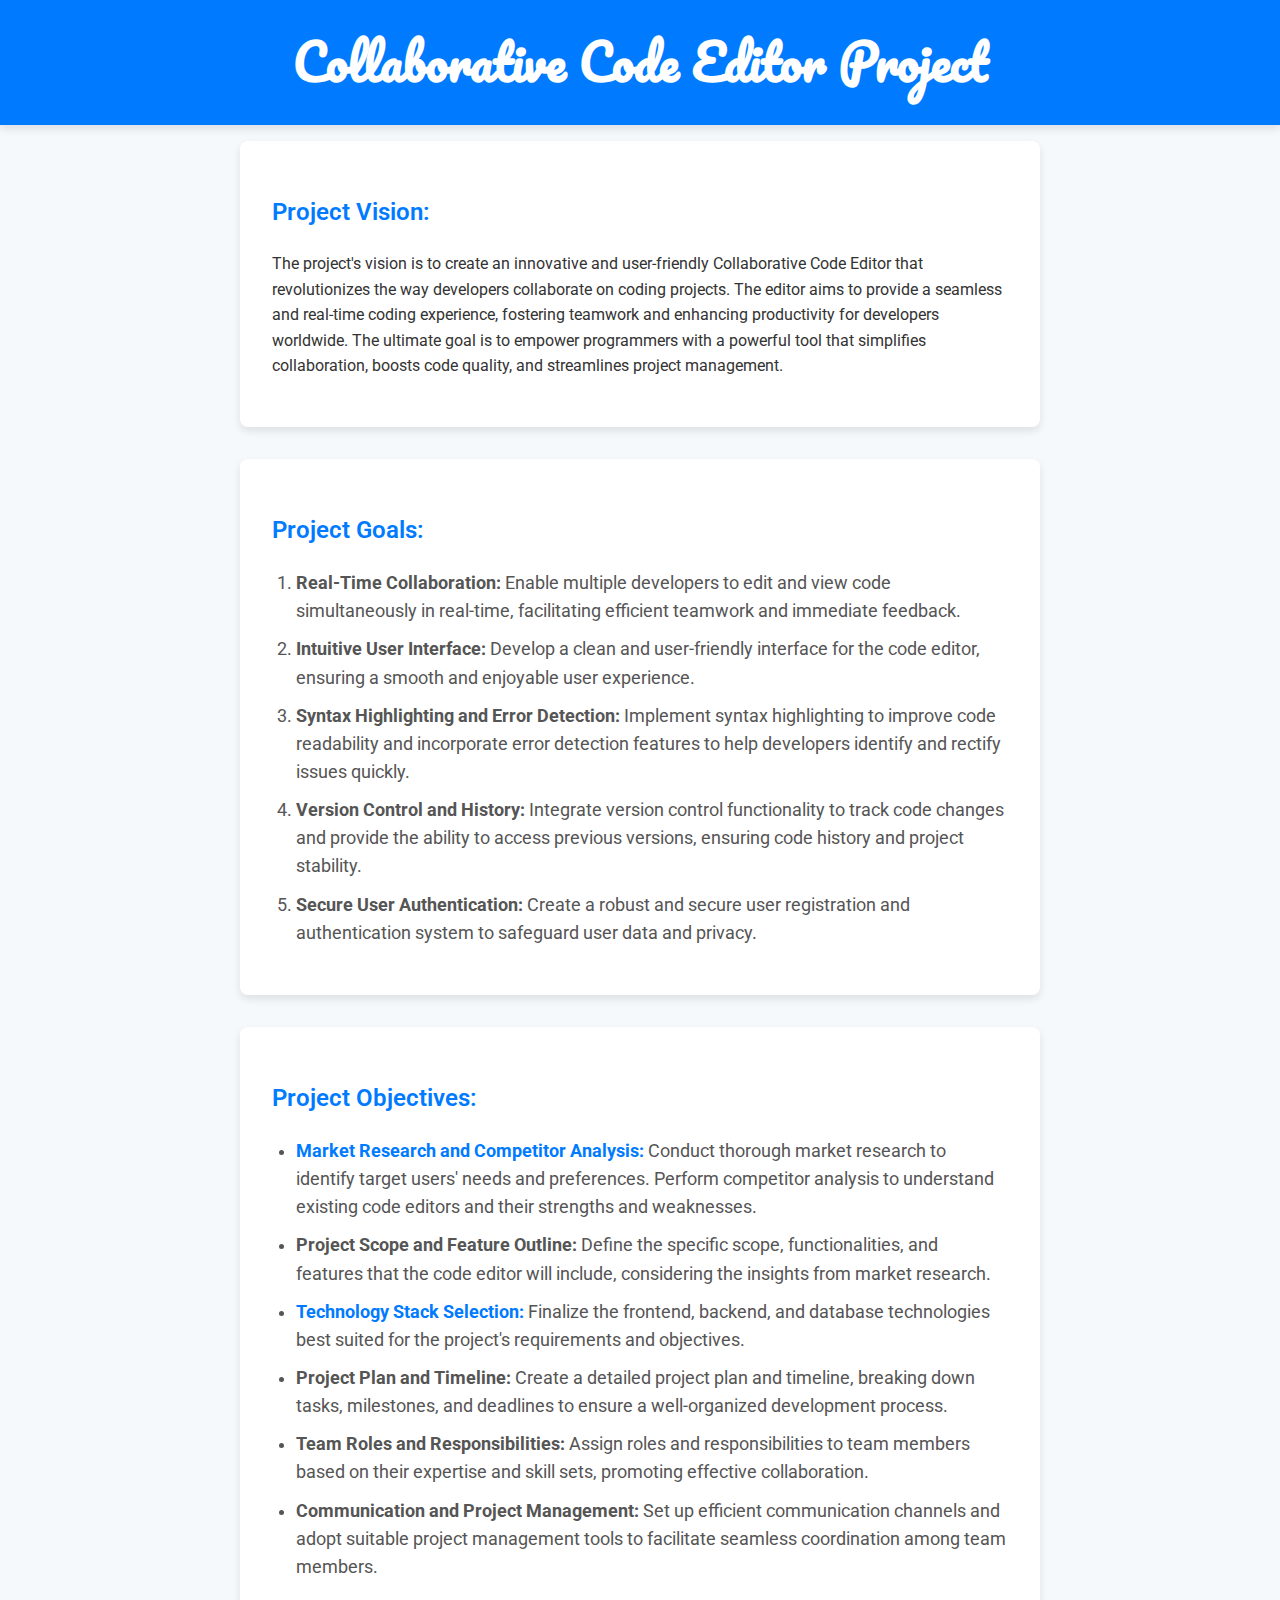
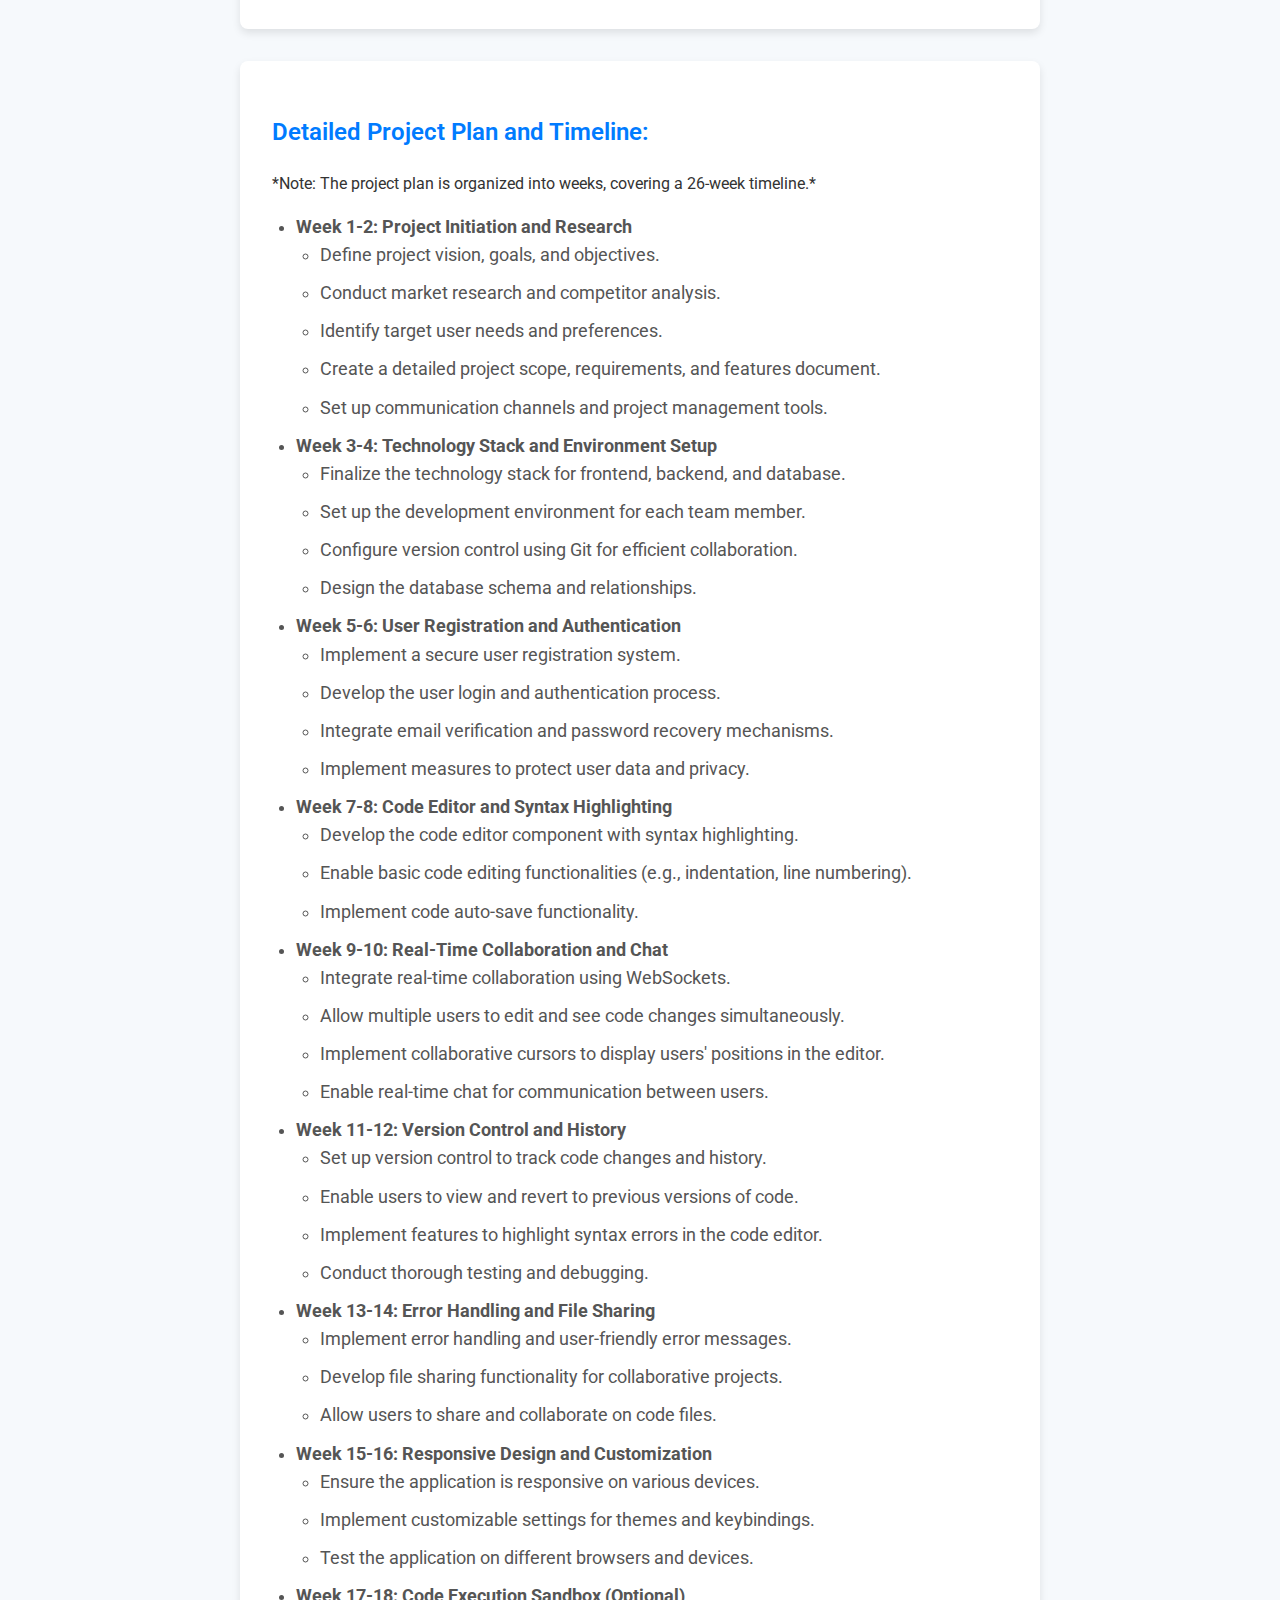
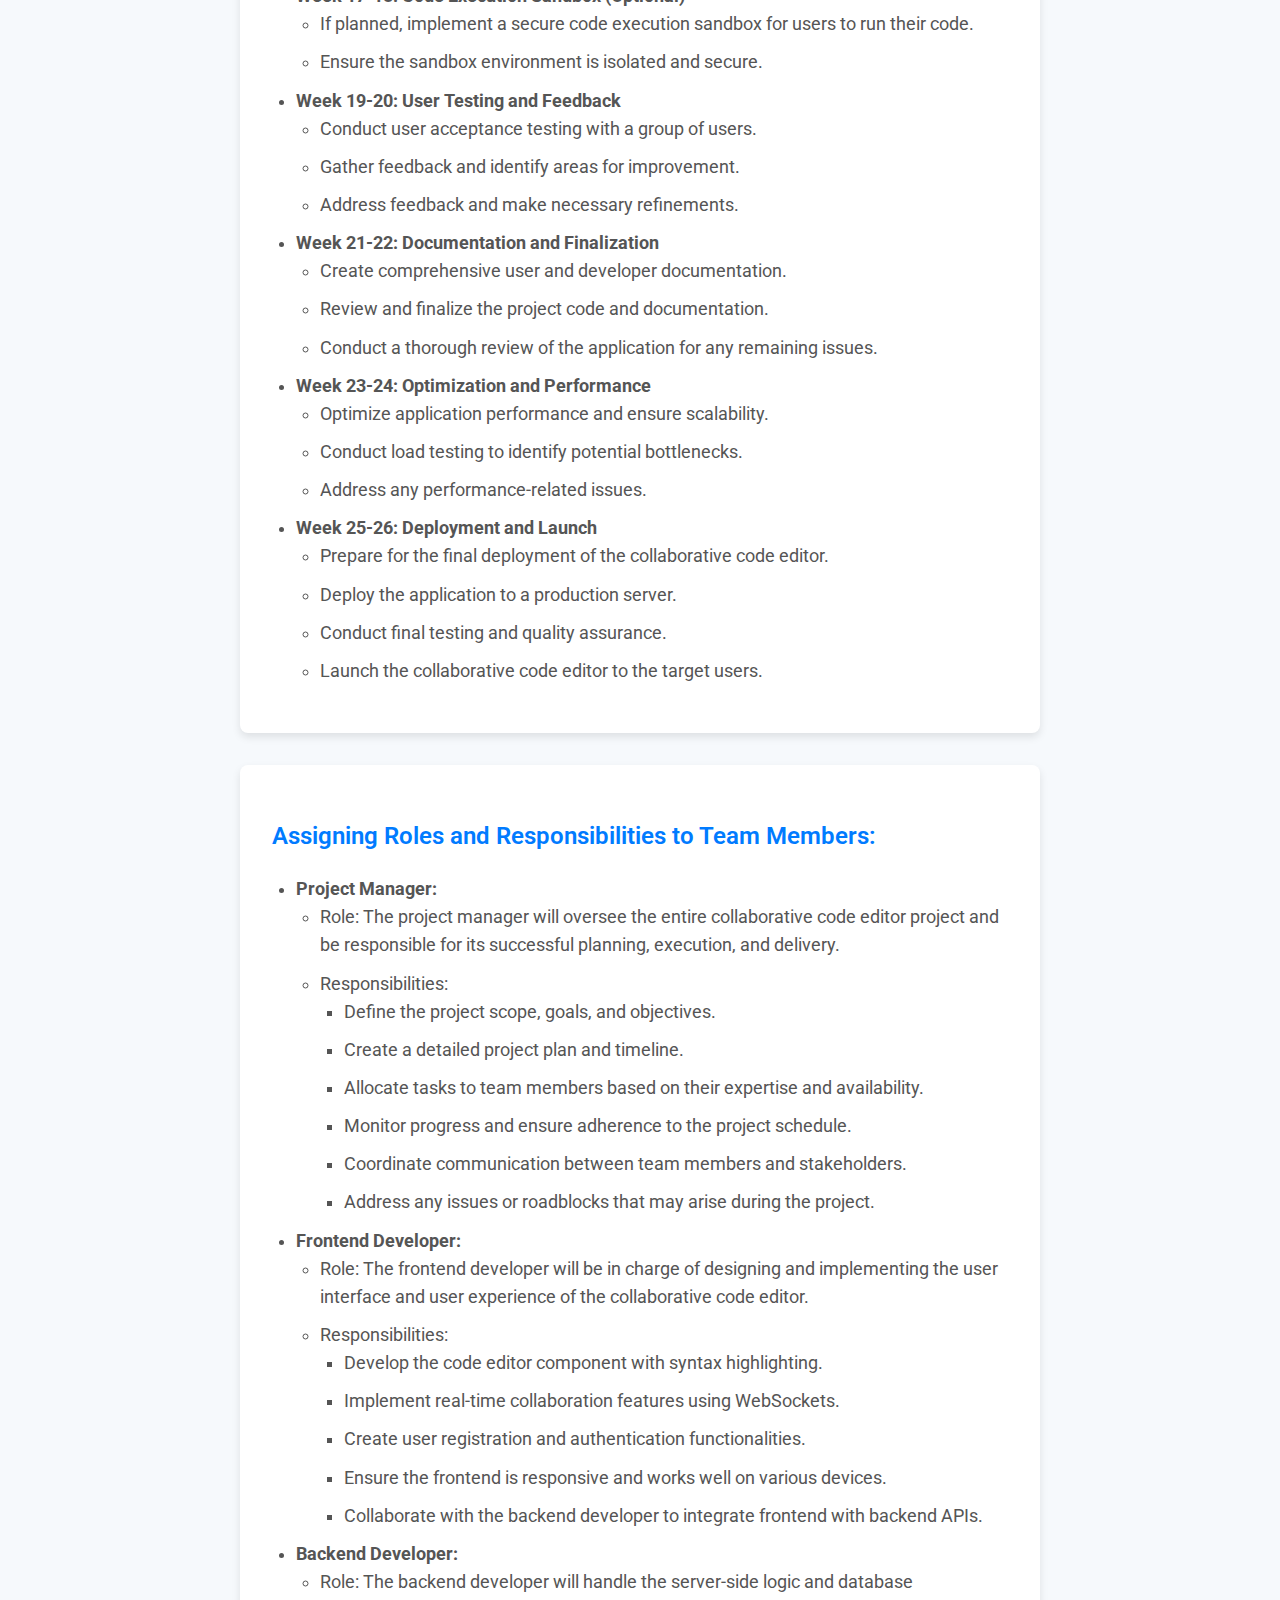
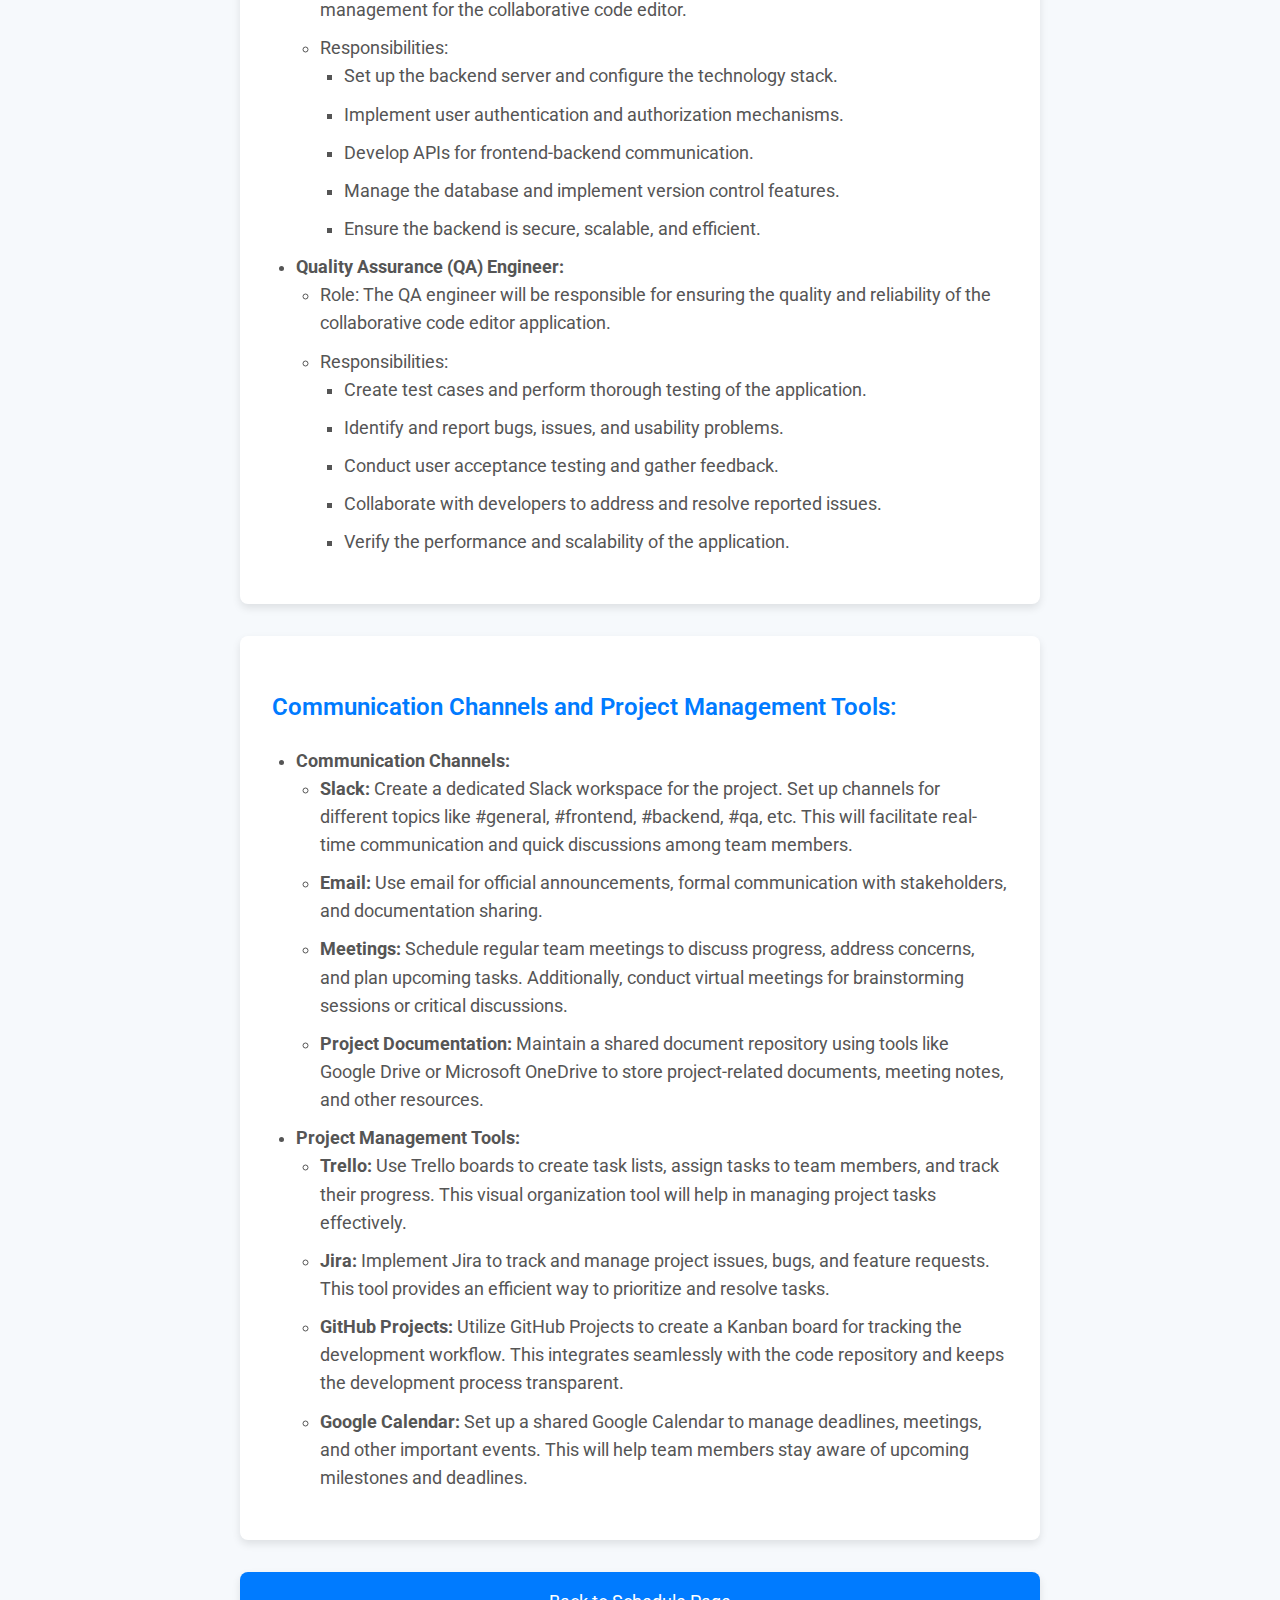
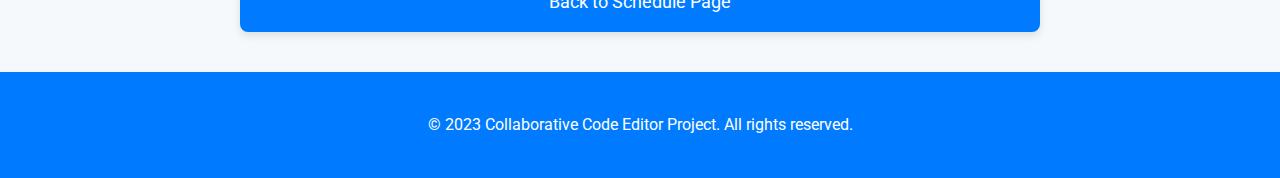
<file: html/weekone.html>
<!DOCTYPE html>
<html lang="en">

<head>
    <meta charset="UTF-8">
    <meta name="viewport" content="width=device-width, initial-scale=1.0">
    <title>Collaborative Code Editor Project</title>
    <link rel="stylesheet" href="/styles/custom-style.css">
</head>

<body>
    <header>
        <h1>Collaborative Code Editor Project</h1>
    </header>

    <main>
        <section>
            <h2>Project Vision:</h2>
            <p>The project's vision is to create an innovative and user-friendly Collaborative Code Editor that
                revolutionizes the way developers collaborate on coding projects. The editor aims to provide a seamless
                and real-time coding experience, fostering teamwork and enhancing productivity for developers worldwide.
                The ultimate goal is to empower programmers with a powerful tool that simplifies collaboration, boosts
                code quality, and streamlines project management.</p>
        </section>

        <section>
            <h2>Project Goals:</h2>
            <ol>
                <li><strong>Real-Time Collaboration:</strong> Enable multiple developers to edit and view code
                    simultaneously in real-time, facilitating efficient teamwork and immediate feedback.</li>
                <li><strong>Intuitive User Interface:</strong> Develop a clean and user-friendly interface for the
                    code editor, ensuring a smooth and enjoyable user experience.</li>
                <li><strong>Syntax Highlighting and Error Detection:</strong> Implement syntax highlighting to improve
                    code readability and incorporate error detection features to help developers identify and rectify
                    issues quickly.</li>
                <li><strong>Version Control and History:</strong> Integrate version control functionality to track code
                    changes and provide the ability to access previous versions, ensuring code history and project
                    stability.</li>
                <li><strong>Secure User Authentication:</strong> Create a robust and secure user registration and
                    authentication system to safeguard user data and privacy.</li>
            </ol>
        </section>

        <section>
            <h2>Project Objectives:</h2>
            <ul>
                <li><a href="/html/market.html"><strong>Market Research and Competitor Analysis:</strong></a> Conduct
                    thorough market research to
                    identify target users' needs and preferences. Perform competitor analysis to understand existing
                    code editors and their strengths and weaknesses.</li>
                <li><strong>Project Scope and Feature Outline:</strong> Define the specific scope, functionalities, and
                    features that the code editor will include, considering the insights from market research.</li>
                <li><a href="/html/tech_stack.html"><strong>Technology Stack Selection:</strong></a> Finalize the
                    frontend, backend, and database
                    technologies best suited for the project's requirements and objectives.</li>
                <li><strong>Project Plan and Timeline:</strong> Create a detailed project plan and timeline, breaking
                    down tasks, milestones, and deadlines to ensure a well-organized development process.</li>
                <li><strong>Team Roles and Responsibilities:</strong> Assign roles and responsibilities to team members
                    based on their expertise and skill sets, promoting effective collaboration.</li>
                <li><strong>Communication and Project Management:</strong> Set up efficient communication channels and
                    adopt suitable project management tools to facilitate seamless coordination among team members.</li>
            </ul>
        </section>

        <section>
            <h2>Detailed Project Plan and Timeline:</h2>
            <p>*Note: The project plan is organized into weeks, covering a 26-week timeline.*</p>
            <ul>
                <li><strong>Week 1-2: Project Initiation and Research</strong>
                    <ul>
                        <li>Define project vision, goals, and objectives.</li>
                        <li>Conduct market research and competitor analysis.</li>
                        <li>Identify target user needs and preferences.</li>
                        <li>Create a detailed project scope, requirements, and features document.</li>
                        <li>Set up communication channels and project management tools.</li>
                    </ul>
                </li>
                <li><strong>Week 3-4: Technology Stack and Environment Setup</strong>
                    <ul>
                        <li>Finalize the technology stack for frontend, backend, and database.</li>
                        <li>Set up the development environment for each team member.</li>
                        <li>Configure version control using Git for efficient collaboration.</li>
                        <li>Design the database schema and relationships.</li>
                    </ul>
                </li>
                <li><strong>Week 5-6: User Registration and Authentication</strong>
                    <ul>
                        <li>Implement a secure user registration system.</li>
                        <li>Develop the user login and authentication process.</li>
                        <li>Integrate email verification and password recovery mechanisms.</li>
                        <li>Implement measures to protect user data and privacy.</li>
                    </ul>
                </li>
                <li><strong>Week 7-8: Code Editor and Syntax Highlighting</strong>
                    <ul>
                        <li>Develop the code editor component with syntax highlighting.</li>
                        <li>Enable basic code editing functionalities (e.g., indentation, line numbering).</li>
                        <li>Implement code auto-save functionality.</li>
                    </ul>
                </li>
                <li><strong>Week 9-10: Real-Time Collaboration and Chat</strong>
                    <ul>
                        <li>Integrate real-time collaboration using WebSockets.</li>
                        <li>Allow multiple users to edit and see code changes simultaneously.</li>
                        <li>Implement collaborative cursors to display users' positions in the editor.</li>
                        <li>Enable real-time chat for communication between users.</li>
                    </ul>
                </li>
                <li><strong>Week 11-12: Version Control and History</strong>
                    <ul>
                        <li>Set up version control to track code changes and history.</li>
                        <li>Enable users to view and revert to previous versions of code.</li>
                        <li>Implement features to highlight syntax errors in the code editor.</li>
                        <li>Conduct thorough testing and debugging.</li>
                    </ul>
                </li>
                <li><strong>Week 13-14: Error Handling and File Sharing</strong>
                    <ul>
                        <li>Implement error handling and user-friendly error messages.</li>
                        <li>Develop file sharing functionality for collaborative projects.</li>
                        <li>Allow users to share and collaborate on code files.</li>
                    </ul>
                </li>
                <li><strong>Week 15-16: Responsive Design and Customization</strong>
                    <ul>
                        <li>Ensure the application is responsive on various devices.</li>
                        <li>Implement customizable settings for themes and keybindings.</li>
                        <li>Test the application on different browsers and devices.</li>
                    </ul>
                </li>
                <li><strong>Week 17-18: Code Execution Sandbox (Optional)</strong>
                    <ul>
                        <li>If planned, implement a secure code execution sandbox for users to run their code.</li>
                        <li>Ensure the sandbox environment is isolated and secure.</li>
                    </ul>
                </li>
                <li><strong>Week 19-20: User Testing and Feedback</strong>
                    <ul>
                        <li>Conduct user acceptance testing with a group of users.</li>
                        <li>Gather feedback and identify areas for improvement.</li>
                        <li>Address feedback and make necessary refinements.</li>
                    </ul>
                </li>
                <li><strong>Week 21-22: Documentation and Finalization</strong>
                    <ul>
                        <li>Create comprehensive user and developer documentation.</li>
                        <li>Review and finalize the project code and documentation.</li>
                        <li>Conduct a thorough review of the application for any remaining issues.</li>
                    </ul>
                </li>
                <li><strong>Week 23-24: Optimization and Performance</strong>
                    <ul>
                        <li>Optimize application performance and ensure scalability.</li>
                        <li>Conduct load testing to identify potential bottlenecks.</li>
                        <li>Address any performance-related issues.</li>
                    </ul>
                </li>
                <li><strong>Week 25-26: Deployment and Launch</strong>
                    <ul>
                        <li>Prepare for the final deployment of the collaborative code editor.</li>
                        <li>Deploy the application to a production server.</li>
                        <li>Conduct final testing and quality assurance.</li>
                        <li>Launch the collaborative code editor to the target users.</li>
                    </ul>
                </li>
            </ul>
        </section>

        <section>
            <h2>Assigning Roles and Responsibilities to Team Members:</h2>
            <ul>
                <li><strong>Project Manager:</strong>
                    <ul>
                        <li>Role: The project manager will oversee the entire collaborative code editor project and be
                            responsible for its successful planning, execution, and delivery.</li>
                        <li>Responsibilities:
                            <ul>
                                <li>Define the project scope, goals, and objectives.</li>
                                <li>Create a detailed project plan and timeline.</li>
                                <li>Allocate tasks to team members based on their expertise and availability.</li>
                                <li>Monitor progress and ensure adherence to the project schedule.</li>
                                <li>Coordinate communication between team members and stakeholders.</li>
                                <li>Address any issues or roadblocks that may arise during the project.</li>
                            </ul>
                        </li>
                    </ul>
                </li>
                <li><strong>Frontend Developer:</strong>
                    <ul>
                        <li>Role: The frontend developer will be in charge of designing and implementing the user
                            interface and user experience of
                            the collaborative code editor.</li>
                        <li>Responsibilities:
                            <ul>
                                <li>Develop the code editor component with syntax highlighting.</li>
                                <li>Implement real-time collaboration features using WebSockets.</li>
                                <li>Create user registration and authentication functionalities.</li>
                                <li>Ensure the frontend is responsive and works well on various devices.</li>
                                <li>Collaborate with the backend developer to integrate frontend with backend APIs.</li>
                            </ul>
                        </li>
                    </ul>
                </li>
                <li><strong>Backend Developer:</strong>
                    <ul>
                        <li>Role: The backend developer will handle the server-side logic and database management for
                            the collaborative code editor.</li>
                        <li>Responsibilities:
                            <ul>
                                <li>Set up the backend server and configure the technology stack.</li>
                                <li>Implement user authentication and authorization mechanisms.</li>
                                <li>Develop APIs for frontend-backend communication.</li>
                                <li>Manage the database and implement version control features.</li>
                                <li>Ensure the backend is secure, scalable, and efficient.</li>
                            </ul>
                        </li>
                    </ul>
                </li>
                <li><strong>Quality Assurance (QA) Engineer:</strong>
                    <ul>
                        <li>Role: The QA engineer will be responsible for ensuring the quality and reliability of the
                            collaborative code editor
                            application.</li>
                        <li>Responsibilities:
                            <ul>
                                <li>Create test cases and perform thorough testing of the application.</li>
                                <li>Identify and report bugs, issues, and usability problems.</li>
                                <li>Conduct user acceptance testing and gather feedback.</li>
                                <li>Collaborate with developers to address and resolve reported issues.</li>
                                <li>Verify the performance and scalability of the application.</li>
                            </ul>
                        </li>
                    </ul>
                </li>
            </ul>
        </section>

        <section>
            <h2>Communication Channels and Project Management Tools:</h2>
            <ul>
                <li><strong>Communication Channels:</strong>
                    <ul>
                        <li><strong>Slack:</strong> Create a dedicated Slack workspace for the project. Set up channels
                            for different topics like #general, #frontend, #backend, #qa, etc. This will facilitate
                            real-time communication and quick discussions among team members.</li>
                        <li><strong>Email:</strong> Use email for official announcements, formal communication with
                            stakeholders, and documentation sharing.</li>
                        <li><strong>Meetings:</strong> Schedule regular team meetings to discuss progress, address
                            concerns, and plan upcoming tasks. Additionally, conduct virtual meetings for brainstorming
                            sessions or critical discussions.</li>
                        <li><strong>Project Documentation:</strong> Maintain a shared document repository using tools
                            like Google Drive or Microsoft OneDrive to store project-related documents, meeting notes,
                            and other resources.</li>
                    </ul>
                </li>
                <li><strong>Project Management Tools:</strong>
                    <ul>
                        <li><strong>Trello:</strong> Use Trello boards to create task lists, assign tasks to team
                            members,
                            and track their progress. This visual organization tool will help in managing project tasks
                            effectively.</li>
                        <li><strong>Jira:</strong> Implement Jira to track and manage project issues, bugs, and feature
                            requests. This tool provides an efficient way to prioritize and resolve tasks.</li>
                        <li><strong>GitHub Projects:</strong> Utilize GitHub Projects to create a Kanban board for
                            tracking the development workflow. This integrates seamlessly with the code repository and
                            keeps the development process transparent.</li>
                        <li><strong>Google Calendar:</strong> Set up a shared Google Calendar to manage deadlines,
                            meetings, and other important events. This will help team members stay aware of upcoming
                            milestones and deadlines.</li>
                    </ul>
                </li>
            </ul>
        </section>
        <a href="/index.html" id="back-to-schedule">Back to Schedule Page</a>
        </button>

    </main>

    <footer>
        <p>&copy; 2023 Collaborative Code Editor Project. All rights reserved.</p>
    </footer>
</body>

</html>
</file>
<file: style.css>
body,
h1,
h2,
h3,
h4,
h5,
h6,
p,
ul,
li {
  margin: 0;
  padding: 0;
  box-sizing: border-box; /* Add box-sizing to fix potential layout issues */
}

body {
  font-family: "Poppins", Arial, sans-serif;
  line-height: 1.6;
  background: linear-gradient(to bottom, #f9f9f9, #e8f3ff);
  margin: 0;
  padding: 0;
  color: #333;
}

header {
  background-color: #3366cc;
  color: #fff;
  text-align: center;
  padding: 1rem 0;
  box-shadow: 0 4px 8px rgba(0, 0, 0, 0.1);
}

nav {
  margin-top: 10px;
  margin-bottom: 15px;
}

nav ul {
  list-style: none;
  padding: 0;
  display: flex;
  justify-content: center;
}

nav li {
  margin: 0 15px;
}

nav a {
  color: #fff;
  background-color: #333;
  padding: 15px;
  border-radius: 25em;
  text-decoration: none;
  font-size: 18px;
  font-weight: 500;
  transition: color 0.3s ease-in-out;
  -webkit-border-radius: 25em;
  -moz-border-radius: 25em;
  -ms-border-radius: 25em;
  -o-border-radius: 25em;
}

nav a:hover {
  color: #f7f7f7;
}

main {
  padding: 2rem;
  max-width: 800px;
  margin: 0 auto;
}

table {
  width: 100%;
  border-collapse: collapse;
  box-shadow: 0 4px 8px rgba(0, 0, 0, 0.1);
  border-radius: 8px;
  overflow: hidden;
  background-color: #fff;
  margin-bottom: 2rem;
}

th,
td {
  padding: 1.2rem;
  border-bottom: 1px solid #ddd;
}

th {
  text-align: left;
  background-color: #3366cc;
  color: #fff;
}

td {
  background-color: #f9f9f9;
}

tr:nth-child(even) td {
  background-color: #e8f3ff;
}

ul {
  margin: 0;
  padding-left: 1.2rem;
}

footer {
  background-color: #3366cc;
  color: #fff;
  text-align: center;
  padding: 1rem 0;
  box-shadow: 0 -4px 8px rgba(0, 0, 0, 0.1);
}

@media (max-width: 600px) {
  header h1 {
    font-size: 1.8rem;
  }
  th,
  td {
    padding: 1rem;
  }
}

th:first-child,
td:first-child {
  width: 25%;
}
th:last-child,
td:last-child {
  width: 15%;
}

header h1 {
  font-size: 3rem;
  letter-spacing: 2px;
  margin-bottom: 0;
}

table {
  transform: translateY(10px);
  transition: transform 0.3s ease-in-out;
}

table:hover {
  transform: translateY(0);
  box-shadow: 0 8px 16px rgba(0, 0, 0, 0.2);
}

footer p {
  font-style: italic;
  opacity: 0.8;
}

tr + tr {
  border-top: 1px solid #ddd;
}

td ul {
  margin-top: 0.5rem; /* Adjust the spacing between tasks */
}

.animate {
  opacity: 0;
}

.fade-in {
  opacity: 1;
  transform: translateY(0);
  animation: fadeIn 1s ease-out;
  -webkit-animation: fadeIn 1s ease-out;
}

@keyframes fadeIn {
  from {
    opacity: 0;
    transform: translateY(10px);
  }
  to {
    opacity: 1;
    transform: translateY(0);
  }
}
</file>
<file: dashboard-style.css>
body {
  font-family: "Poppins", Arial, sans-serif;
  line-height: 1.6;
  background-color: #f9f9f9;
  margin: 0;
  padding: 0;
}

header {
  background-color: #3366cc;
  color: #fff;
  text-align: center;
  padding: 1rem 0;
  box-shadow: 0 4px 8px rgba(0, 0, 0, 0.1);
}

nav {
    margin-top: 10px;
        margin-bottom: 15px;
}

nav ul {
    list-style: none;
    padding: 0;
    display: flex;
    justify-content: center;
}

nav li {
    margin: 0 15px;
}

nav a {
    color: #fff;
    background-color: #333;
    padding: 15px;
    border-radius: 25em;
    text-decoration: none;
    font-size: 18px;
    font-weight: 500;
    transition: color 0.3s ease-in-out;
    -webkit-border-radius: 25em;
    -moz-border-radius: 25em;
    -ms-border-radius: 25em;
    -o-border-radius: 25em;

}

nav a:hover {
    color: #f7f7f7;
}


main {
  padding: 2rem;
  max-width: 800px;
  margin: 0 auto;
  background-color: #fff;
  padding: 2rem;
  border-radius: 10px;
  box-shadow: 0 4px 8px rgba(0, 0, 0, 0.1);
  margin: 2rem auto;
}

footer {
  text-align: center;
  padding: 1rem 0;
  background-color: #f0f0f0;
}

h1 {
  font-size: 3rem;
  letter-spacing: 2px;
  margin-bottom: 0;
}

h2 {
  font-size: 2rem;
  margin-bottom: 1rem;
  color: #3366cc;
}

section {
  background-color: #fff;
  padding: 2rem;
  border-radius: 10px;
  box-shadow: 0 4px 8px rgba(0, 0, 0, 0.1);
  margin-bottom: 2rem;
}

ul {
  list-style: none;
  padding: 0;
  margin-top: 1.5rem;
}

ul li {
  margin-bottom: 1.2rem;
}

.icon {
  font-size: 1.2rem;
  margin-right: 0.5rem;
}

.features p {
  margin-top: 0.5rem;
}

body {
  background-image: url("/img/background.jpg");
  background-size: cover;
  background-repeat: no-repeat;
  background-attachment: fixed;
  color: #333;
}

h2 {
  animation: fadeInUp 1s ease-in-out;
}

@keyframes fadeInUp {
  from {
    opacity: 0;
    transform: translateY(20px);
  }
  to {
    opacity: 1;
    transform: translateY(0);
  }
}

@media screen and (max-width: 768px) {
  main {
    padding: 1rem;
  }

  h1 {
    font-size: 2.5rem;
  }

  h2 {
    font-size: 1.8rem;
  }

  section {
    padding: 1.5rem;
  }
}

section#team {
  margin-top: 2rem;
}

section#team h2 {
  font-size: 2rem;
  text-align: center;
  margin-bottom: 1rem;
}

.role {
  margin-bottom: 2rem;
  border: 1px solid #ddd;
  padding: 1.5rem;
  border-radius: 8px;
  background-color: #f9f9f9;
  box-shadow: 0 4px 8px rgba(0, 0, 0, 0.1);
}

.role h3 {
  font-size: 1.5rem;
  margin-bottom: 0.5rem;
}

.role p {
  font-size: 1rem;
  line-height: 1.6;
}
</file>
<file: market_style.css>
body {
  font-family: "Poppins", sans-serif;
  line-height: 1.6;
  margin: 0;
  padding: 0;
  background-color: #f5f7fa;
}

.title-bar {
  background-color: #2a3b4c;
  color: #ffffff;
  display: flex;
  align-items: center;
  justify-content: space-between;
  padding: 10px 20px;
  box-shadow: 0 2px 5px rgba(0, 0, 0, 0.1);
}

.title-bar h1 {
  font-size: 32px;
  font-weight: 700;
  letter-spacing: 1px;
}

.back-button {
  color: #ffffff;
  text-decoration: none;
  padding: 10px 20px;
  border-radius: 5px;
  background-color: #1f2a35;
  transition: background-color 0.3s ease;
  font-weight: 500;
}

.back-button:hover {
  background-color: #2a3b4c;
}

.content {
  max-width: 800px;
  margin: 20px auto;
  padding: 30px;
  background-color: #ffffff;
  box-shadow: 0 4px 10px rgba(0, 0, 0, 0.1);
  border-radius: 10px;
}

h2 {
  font-size: 28px;
  color: #2a3b4c;
  margin-bottom: 20px;
}

ul {
  list-style: disc;
  padding-left: 30px;
}

li {
  color: #4a4a4a;
  margin-bottom: 15px;
}

@media screen and (max-width: 600px) {
  .title-bar h1 {
    font-size: 28px;
  }

  .back-button {
    font-size: 18px;
    padding: 8px 16px;
  }

  .content {
    padding: 20px;
  }
}
footer {
  background-color: #2a3b4c;
  color: #ffffff;
  text-align: center;
  padding-top: 10px;
  padding-bottom: 10px;
  width: 100%;
}

.footer p {
  font-size: 14px;
  margin: 0;
}
</file>
<file: tech_style.css>
body {
  font-family: "Helvetica Neue", Arial, sans-serif;
  line-height: 1.6;
  margin: 0;
  padding: 0;
  background-color: #f5f7fa;
}

.container {
  max-width: 800px;
  margin: 20px auto;
  padding: 20px;
  background-color: #ffffff;
  box-shadow: 0 4px 10px rgba(0, 0, 0, 0.1);
  border-radius: 10px;
}

h1 {
  font-size: 40px;
  font-weight: bold;
  margin-bottom: 30px;
  color: #2a3b4c;
  text-shadow: 2px 2px 2px rgba(0, 0, 0, 0.1);
}

h2 {
  font-size: 30px;
  font-weight: bold;
  margin-top: 40px;
  margin-bottom: 25px;
  color: #2a3b4c;
  border-bottom: 3px solid #007bff;
}

p,
li {
  font-size: 20px;
  color: #4a4a4a;
}

ol,
ul {
  margin-bottom: 30px;
  padding-left: 30px;
}

strong {
  font-weight: bold;
}

a {
  color: #fff;
  text-decoration: none;
}

a:hover {
  text-decoration: underline;
  color: #0056b3;
}

.container {
  position: relative;
  overflow: hidden;
  transform: scale(0.95);
  animation: scaleIn 0.3s ease-in-out;
}

@keyframes scaleIn {
  from {
    transform: scale(0.5);
    opacity: 0;
  }
  to {
    transform: scale(1);
    opacity: 1;
  }
}

h1 {
  text-align: center;
  letter-spacing: 1px;
}

h2 {
  position: relative;
}

h2:before {
  content: "";
  position: absolute;
  bottom: -5px;
  left: 0;
  width: 50px;
  height: 3px;
  background-color: #007bff;
}

p::first-letter {
  font-size: 120%;
  font-weight: bold;
}

p::first-line {
  font-style: italic;
}

ul {
  list-style: disc;
}

.container::before {
  content: "";
  position: absolute;
  top: 0;
  left: 0;
  width: 100%;
  height: 100%;
  background-image: url("/img/background.jpg");
  background-size: cover;
  opacity: 0.05;
  z-index: -1;
}

.footer {
  background-color: #007bff;
  color: #ffffff;
  text-align: center;
  padding: 10px;
  border-radius: 0 0 10px 10px;
  margin-top: 30px;
}

.back-button {
  display: block;
  text-align: center;
  color: #fff;
  text-decoration: none;
  font-size: 18px;
  margin-top: 20px;
}

.back-button:hover {
  text-decoration: underline;
  color: #0056b3;
}
</file>
<file: custom-style.css>
@import url("https://fonts.googleapis.com/css2?family=Pacifico&family=Roboto:wght@400;600&display=swap");

body {
  font-family: "Roboto", sans-serif;
  line-height: 1.6;
  margin: 0;
  padding: 0;
  background-color: #f6f9fc;
  color: #333;
}

header {
  font-family: "Pacifico", cursive;
  background-color: #007bff;
  color: #fff;
  text-align: center;
  padding: 1.5rem 0;
  box-shadow: 0 4px 8px rgba(0, 0, 0, 0.1);
}

header h1 {
  font-size: 3rem;
  margin: 0;
}

main {
  max-width: 800px;
  margin: 0 auto;
  padding: 1rem;
}

section {
  margin-bottom: 2rem;
  border-radius: 8px;
  box-shadow: 0 4px 8px rgba(0, 0, 0, 0.1);
  background-color: #fff;
  padding: 2rem;
  transition: transform 0.2s ease-in-out;
}

section:hover {
  transform: translateY(-5px);
}

h2 {
  color: #007bff;
  font-weight: 600;
}

/* Simple List Styles */
ul,
ol {
  padding-left: 1.5rem;
}

li {
  margin-bottom: 10px;
  line-height: 1.6;
  font-size: 1.1rem;
  color: #555;
}

/* Fancy List Styles */
.fancy-list {
  list-style: none;
  padding-left: 0;
  counter-reset: item;
}

.fancy-list li {
  position: relative;
  padding-left: 30px;
  margin-bottom: 10px;
  line-height: 1.6;
  font-size: 1.1rem;
  color: #555;
}

.fancy-list li::before {
  content: counter(item);
  counter-increment: item;
  position: absolute;
  left: 0;
  top: 0;
  font-size: 1.2rem;
  font-weight: bold;
  color: #007bff;
}

.fancy-list li::after {
  content: "";
  position: absolute;
  left: 10px;
  top: 50%;
  transform: translateY(-50%);
  width: 5px;
  height: 5px;
  background-color: #007bff;
  border-radius: 50%;
}

.fancy-list li:hover::after {
  background-color: #28a745;
  width: 8px;
  height: 8px;
}

footer {
  background-color: #007bff;
  color: #fff;
  text-align: center;
  padding: 1.5rem 0;
  box-shadow: 0 4px 8px rgba(0, 0, 0, 0.1);
}

/* Links */
a {
  color: #007bff;
  text-decoration: none;
}

a:hover {
  text-decoration: underline;
}

/* Responsive Styles */
@media screen and (max-width: 600px) {
  main {
    padding: 1rem;
  }

  section {
    padding: 1.5rem;
  }

  header h1 {
    font-size: 2.5rem;
  }
}

@media screen and (max-width: 480px) {
  header h1 {
    font-size: 2rem;
  }

  section {
    padding: 1rem;
  }

  .fancy-list li {
    position: relative;
    padding-left: 0;
  }

  .fancy-list li::before {
    display: none;
  }

  .fancy-list li::after {
    display: none;
  }
}
#back-to-schedule {
  display: block;
  margin: 1.5rem auto;
  padding: 1rem 2rem;
  font-size: 1.1rem;
  background-color: #007bff;
  color: #fff;
  border: none;
  text-align: center;
  border-radius: 8px;
  cursor: pointer;
  box-shadow: 0 4px 8px rgba(0, 0, 0, 0.1);
  transition: background-color 0.2s ease-in-out, transform 0.2s ease-in-out;
}

#back-to-schedule:hover {
  background-color: #0056b3;
  transform: translateY(-3px);
}
</file>
<file: customstyletwo.css>
/* Import Google Fonts */
@import url("https://fonts.googleapis.com/css2?family=Poppins:wght@300;400;600&display=swap");

/* Global Styles */
body {
  font-family: "Poppins", sans-serif;
  font-weight: 300;
  line-height: 1.6;
  margin: 0;
  padding: 0;
  background-color: #f9fafc;
  color: #333;
}

header {
  background-color: #2c3e50;
  color: #ffffff;
  text-align: center;
  padding: 2rem 0;
  box-shadow: 0 4px 6px rgba(0, 0, 0, 0.1);
}

header h1 {
  font-size: 3.5rem;
  margin: 0;
  font-weight: 600;
}

main {
  max-width: 900px;
  margin: 0 auto;
  padding: 2rem;
}

section {
  margin-bottom: 3rem;
  border-radius: 10px;
  box-shadow: 0 4px 8px rgba(0, 0, 0, 0.1);
  background-color: #ffffff;
  padding: 2.5rem;
  transition: transform 0.2s ease-in-out;
}

section:hover {
  transform: translateY(-6px);
}

footer {
  background-color: #007bff;
  color: #fff;
  text-align: center;
  padding: 1.5rem 0;
  box-shadow: 0 4px 8px rgba(0, 0, 0, 0.1);
}

h2 {
  color: #3498db;
  font-weight: 600;
  font-size: 2rem;
  margin-bottom: 1.5rem;
}

/* Links */
a {
  color: #3498db;
  text-decoration: none;
  transition: color 0.2s ease-in-out;
}

a:hover {
  color: #2980b9;
  text-decoration: underline;
}

/* Responsive Styles */
@media screen and (max-width: 768px) {
  main {
    padding: 1.5rem;
  }

  section {
    padding: 2rem;
  }

  header h1 {
    font-size: 3rem;
  }
}

/* Additional Styles */
/* Add any additional styles or modifications here */
</file>
<file: styles/dashboard-style.css>
body {
  font-family: "Poppins", Arial, sans-serif;
  line-height: 1.6;
  background-color: #f9f9f9;
  margin: 0;
  padding: 0;
}

header {
  background-color: #3366cc;
  color: #fff;
  text-align: center;
  padding: 1rem 0;
  box-shadow: 0 4px 8px rgba(0, 0, 0, 0.1);
}

nav {
    margin-top: 10px;
        margin-bottom: 15px;
}

nav ul {
    list-style: none;
    padding: 0;
    display: flex;
    justify-content: center;
}

nav li {
    margin: 0 15px;
}

nav a {
    color: #fff;
    background-color: #333;
    padding: 15px;
    border-radius: 25em;
    text-decoration: none;
    font-size: 18px;
    font-weight: 500;
    transition: color 0.3s ease-in-out;
    -webkit-border-radius: 25em;
    -moz-border-radius: 25em;
    -ms-border-radius: 25em;
    -o-border-radius: 25em;

}

nav a:hover {
    color: #f7f7f7;
}


main {
  padding: 2rem;
  max-width: 800px;
  margin: 0 auto;
  background-color: #fff;
  padding: 2rem;
  border-radius: 10px;
  box-shadow: 0 4px 8px rgba(0, 0, 0, 0.1);
  margin: 2rem auto;
}

footer {
  text-align: center;
  padding: 1rem 0;
  background-color: #f0f0f0;
}

h1 {
  font-size: 3rem;
  letter-spacing: 2px;
  margin-bottom: 0;
}

h2 {
  font-size: 2rem;
  margin-bottom: 1rem;
  color: #3366cc;
}

section {
  background-color: #fff;
  padding: 2rem;
  border-radius: 10px;
  box-shadow: 0 4px 8px rgba(0, 0, 0, 0.1);
  margin-bottom: 2rem;
}

ul {
  list-style: none;
  padding: 0;
  margin-top: 1.5rem;
}

ul li {
  margin-bottom: 1.2rem;
}

.icon {
  font-size: 1.2rem;
  margin-right: 0.5rem;
}

.features p {
  margin-top: 0.5rem;
}

body {
  background-image: url("/img/background.jpg");
  background-size: cover;
  background-repeat: no-repeat;
  background-attachment: fixed;
  color: #333;
}

h2 {
  animation: fadeInUp 1s ease-in-out;
}

@keyframes fadeInUp {
  from {
    opacity: 0;
    transform: translateY(20px);
  }
  to {
    opacity: 1;
    transform: translateY(0);
  }
}

@media screen and (max-width: 768px) {
  main {
    padding: 1rem;
  }

  h1 {
    font-size: 2.5rem;
  }

  h2 {
    font-size: 1.8rem;
  }

  section {
    padding: 1.5rem;
  }
}

section#team {
  margin-top: 2rem;
}

section#team h2 {
  font-size: 2rem;
  text-align: center;
  margin-bottom: 1rem;
}

.role {
  margin-bottom: 2rem;
  border: 1px solid #ddd;
  padding: 1.5rem;
  border-radius: 8px;
  background-color: #f9f9f9;
  box-shadow: 0 4px 8px rgba(0, 0, 0, 0.1);
}

.role h3 {
  font-size: 1.5rem;
  margin-bottom: 0.5rem;
}

.role p {
  font-size: 1rem;
  line-height: 1.6;
}
</file>
<file: styles/market_style.css>
body {
  font-family: "Poppins", sans-serif;
  line-height: 1.6;
  margin: 0;
  padding: 0;
  background-color: #f5f7fa;
}

.title-bar {
  background-color: #2a3b4c;
  color: #ffffff;
  display: flex;
  align-items: center;
  justify-content: space-between;
  padding: 10px 20px;
  box-shadow: 0 2px 5px rgba(0, 0, 0, 0.1);
}

.title-bar h1 {
  font-size: 32px;
  font-weight: 700;
  letter-spacing: 1px;
}

.back-button {
  color: #ffffff;
  text-decoration: none;
  padding: 10px 20px;
  border-radius: 5px;
  background-color: #1f2a35;
  transition: background-color 0.3s ease;
  font-weight: 500;
}

.back-button:hover {
  background-color: #2a3b4c;
}

.content {
  max-width: 800px;
  margin: 20px auto;
  padding: 30px;
  background-color: #ffffff;
  box-shadow: 0 4px 10px rgba(0, 0, 0, 0.1);
  border-radius: 10px;
}

h2 {
  font-size: 28px;
  color: #2a3b4c;
  margin-bottom: 20px;
}

ul {
  list-style: disc;
  padding-left: 30px;
}

li {
  color: #4a4a4a;
  margin-bottom: 15px;
}

@media screen and (max-width: 600px) {
  .title-bar h1 {
    font-size: 28px;
  }

  .back-button {
    font-size: 18px;
    padding: 8px 16px;
  }

  .content {
    padding: 20px;
  }
}
footer {
  background-color: #2a3b4c;
  color: #ffffff;
  text-align: center;
  padding: 10px;
  position: absolute;
  bottom: 0;
  left: 0;
  width: 100%;
}

.footer p {
  font-size: 14px;
  margin: 0;
}
</file>
<file: styles/tech_style.css>
body {
  font-family: "Helvetica Neue", Arial, sans-serif;
  line-height: 1.6;
  margin: 0;
  padding: 0;
  background-color: #f5f7fa;
}

.container {
  max-width: 800px;
  margin: 20px auto;
  padding: 20px;
  background-color: #ffffff;
  box-shadow: 0 4px 10px rgba(0, 0, 0, 0.1);
  border-radius: 10px;
}

h1 {
  font-size: 40px;
  font-weight: bold;
  margin-bottom: 30px;
  color: #2a3b4c;
  text-shadow: 2px 2px 2px rgba(0, 0, 0, 0.1);
}

h2 {
  font-size: 30px;
  font-weight: bold;
  margin-top: 40px;
  margin-bottom: 25px;
  color: #2a3b4c;
  border-bottom: 3px solid #007bff;
}

p,
li {
  font-size: 20px;
  color: #4a4a4a;
}

ol,
ul {
  margin-bottom: 30px;
  padding-left: 30px;
}

strong {
  font-weight: bold;
}

a {
  color: #fff;
  text-decoration: none;
}

a:hover {
  text-decoration: underline;
  color: #0056b3;
}

.container {
  position: relative;
  overflow: hidden;
  transform: scale(0.95);
  animation: scaleIn 0.3s ease-in-out;
}

@keyframes scaleIn {
  from {
    transform: scale(0.5);
    opacity: 0;
  }
  to {
    transform: scale(1);
    opacity: 1;
  }
}

h1 {
  text-align: center;
  letter-spacing: 1px;
}

h2 {
  position: relative;
}

h2:before {
  content: "";
  position: absolute;
  bottom: -5px;
  left: 0;
  width: 50px;
  height: 3px;
  background-color: #007bff;
}

p::first-letter {
  font-size: 120%;
  font-weight: bold;
}

p::first-line {
  font-style: italic;
}

ul {
  list-style: disc;
}

.container::before {
  content: "";
  position: absolute;
  top: 0;
  left: 0;
  width: 100%;
  height: 100%;
  background-image: url("/img/background.jpg");
  background-size: cover;
  opacity: 0.05;
  z-index: -1;
}

.footer {
  background-color: #007bff;
  color: #ffffff;
  text-align: center;
  padding: 10px;
  border-radius: 0 0 10px 10px;
  margin-top: 30px;
}

.back-button {
  display: block;
  text-align: center;
  color: #fff;
  text-decoration: none;
  font-size: 18px;
  margin-top: 20px;
}

.back-button:hover {
  text-decoration: underline;
  color: #0056b3;
}
</file>
<file: styles/custom-style.css>
@import url("https://fonts.googleapis.com/css2?family=Pacifico&family=Roboto:wght@400;600&display=swap");

body {
  font-family: "Roboto", sans-serif;
  line-height: 1.6;
  margin: 0;
  padding: 0;
  background-color: #f6f9fc;
  color: #333;
}

header {
  font-family: "Pacifico", cursive;
  background-color: #007bff;
  color: #fff;
  text-align: center;
  padding: 1.5rem 0;
  box-shadow: 0 4px 8px rgba(0, 0, 0, 0.1);
}

header h1 {
  font-size: 3rem;
  margin: 0;
}

main {
  max-width: 800px;
  margin: 0 auto;
  padding: 1rem;
}

section {
  margin-bottom: 2rem;
  border-radius: 8px;
  box-shadow: 0 4px 8px rgba(0, 0, 0, 0.1);
  background-color: #fff;
  padding: 2rem;
  transition: transform 0.2s ease-in-out;
}

section:hover {
  transform: translateY(-5px);
}

h2 {
  color: #007bff;
  font-weight: 600;
}

/* Simple List Styles */
ul,
ol {
  padding-left: 1.5rem;
}

li {
  margin-bottom: 10px;
  line-height: 1.6;
  font-size: 1.1rem;
  color: #555;
}

/* Fancy List Styles */
.fancy-list {
  list-style: none;
  padding-left: 0;
  counter-reset: item;
}

.fancy-list li {
  position: relative;
  padding-left: 30px;
  margin-bottom: 10px;
  line-height: 1.6;
  font-size: 1.1rem;
  color: #555;
}

.fancy-list li::before {
  content: counter(item);
  counter-increment: item;
  position: absolute;
  left: 0;
  top: 0;
  font-size: 1.2rem;
  font-weight: bold;
  color: #007bff;
}

.fancy-list li::after {
  content: "";
  position: absolute;
  left: 10px;
  top: 50%;
  transform: translateY(-50%);
  width: 5px;
  height: 5px;
  background-color: #007bff;
  border-radius: 50%;
}

.fancy-list li:hover::after {
  background-color: #28a745;
  width: 8px;
  height: 8px;
}

footer {
  background-color: #007bff;
  color: #fff;
  text-align: center;
  padding: 1.5rem 0;
  box-shadow: 0 4px 8px rgba(0, 0, 0, 0.1);
}

/* Links */
a {
  color: #007bff;
  text-decoration: none;
}

a:hover {
  text-decoration: underline;
}

/* Responsive Styles */
@media screen and (max-width: 600px) {
  main {
    padding: 1rem;
  }

  section {
    padding: 1.5rem;
  }

  header h1 {
    font-size: 2.5rem;
  }
}

@media screen and (max-width: 480px) {
  header h1 {
    font-size: 2rem;
  }

  section {
    padding: 1rem;
  }

  .fancy-list li {
    position: relative;
    padding-left: 0;
  }

  .fancy-list li::before {
    display: none;
  }

  .fancy-list li::after {
    display: none;
  }
}
#back-to-schedule {
  display: block;
  margin: 1.5rem auto;
  padding: 1rem 2rem;
  font-size: 1.1rem;
  background-color: #007bff;
  color: #fff;
  border: none;
  text-align: center;
  border-radius: 8px;
  cursor: pointer;
  box-shadow: 0 4px 8px rgba(0, 0, 0, 0.1);
  transition: background-color 0.2s ease-in-out, transform 0.2s ease-in-out;
}

#back-to-schedule:hover {
  background-color: #0056b3;
  transform: translateY(-3px);
}
</file>
